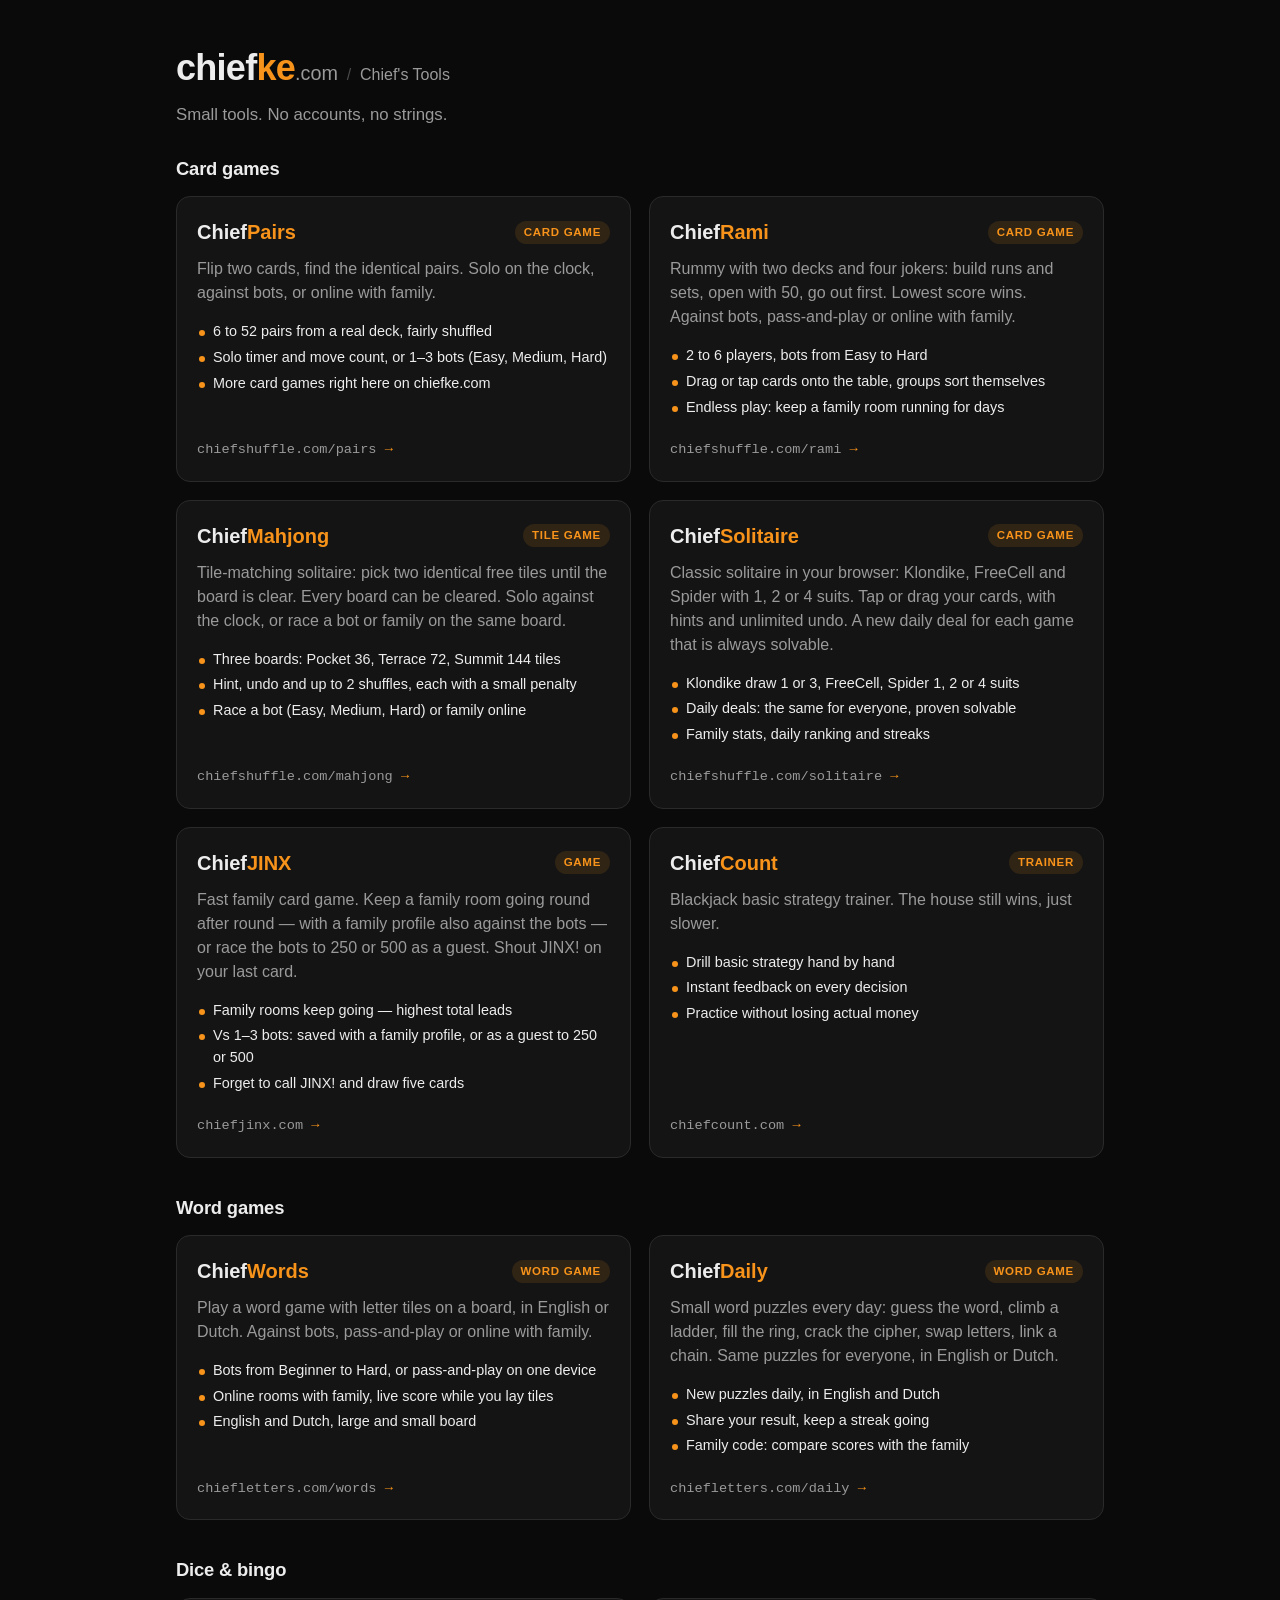
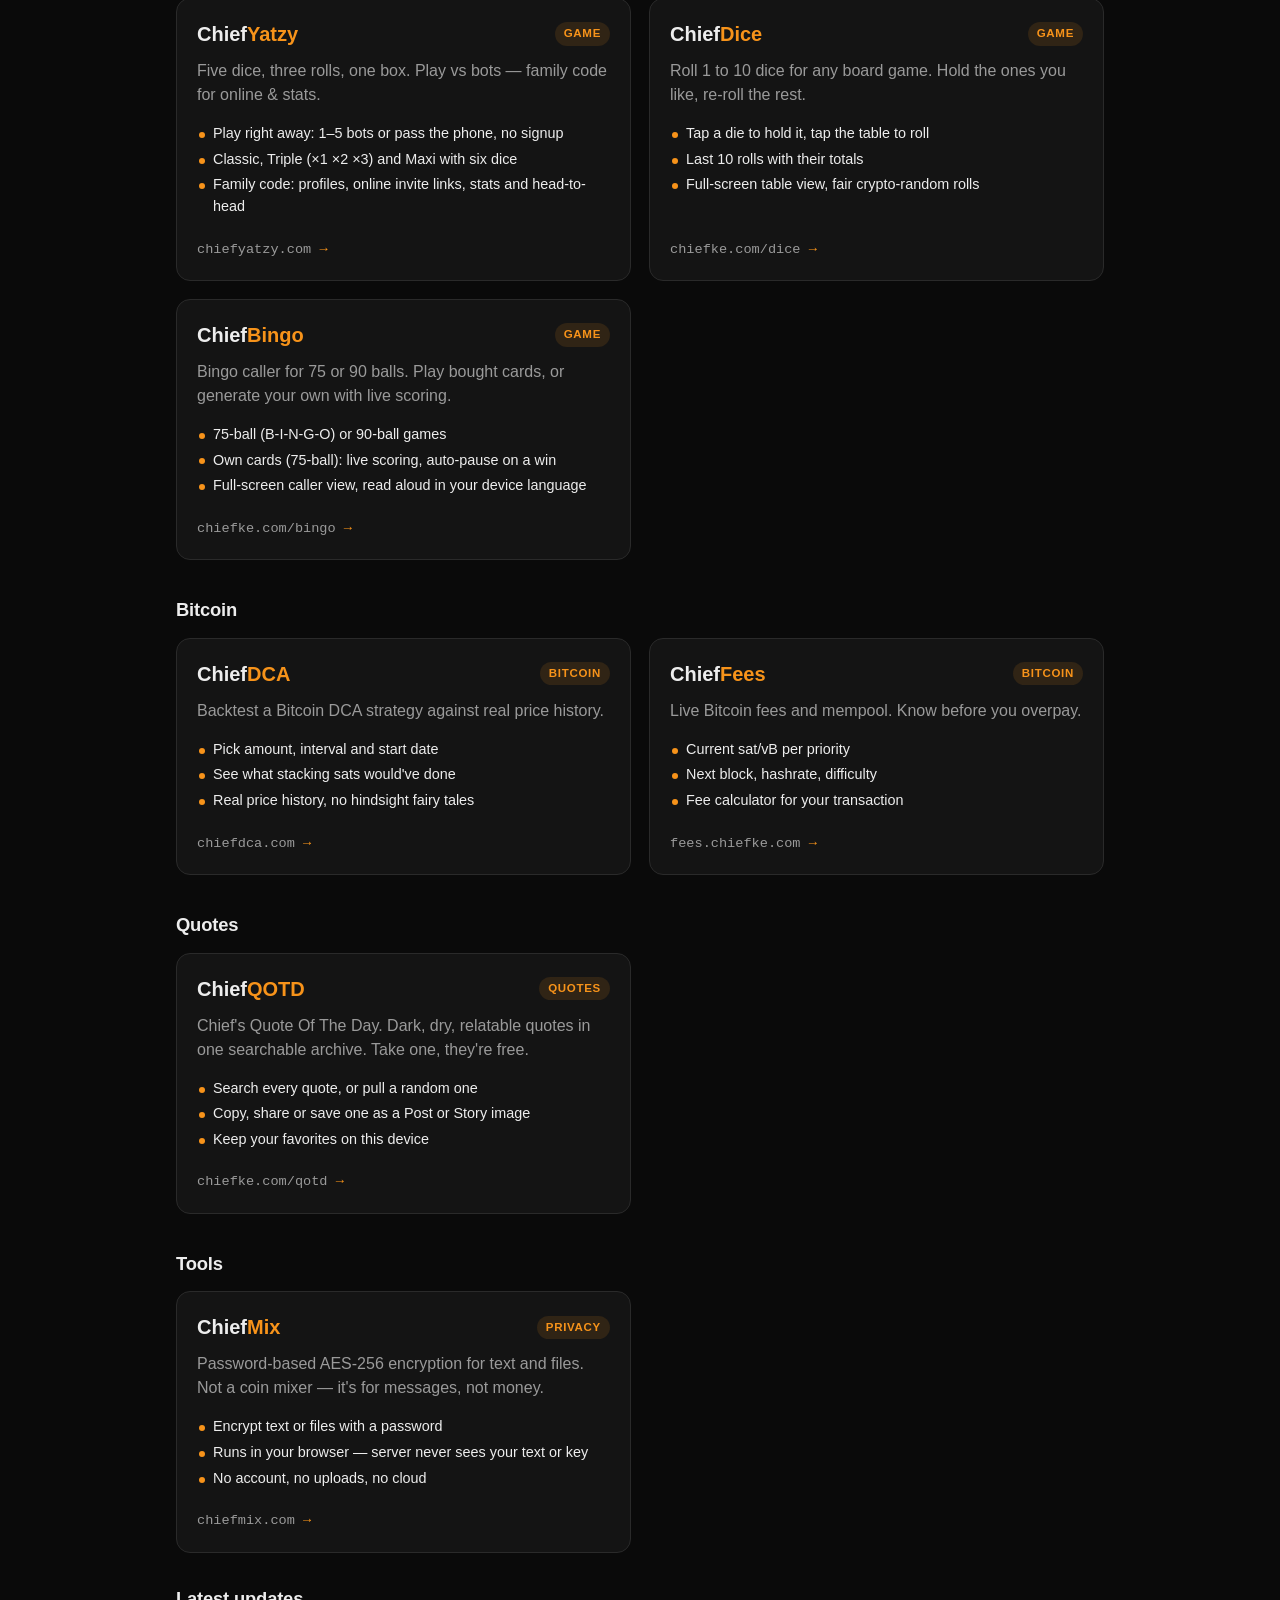
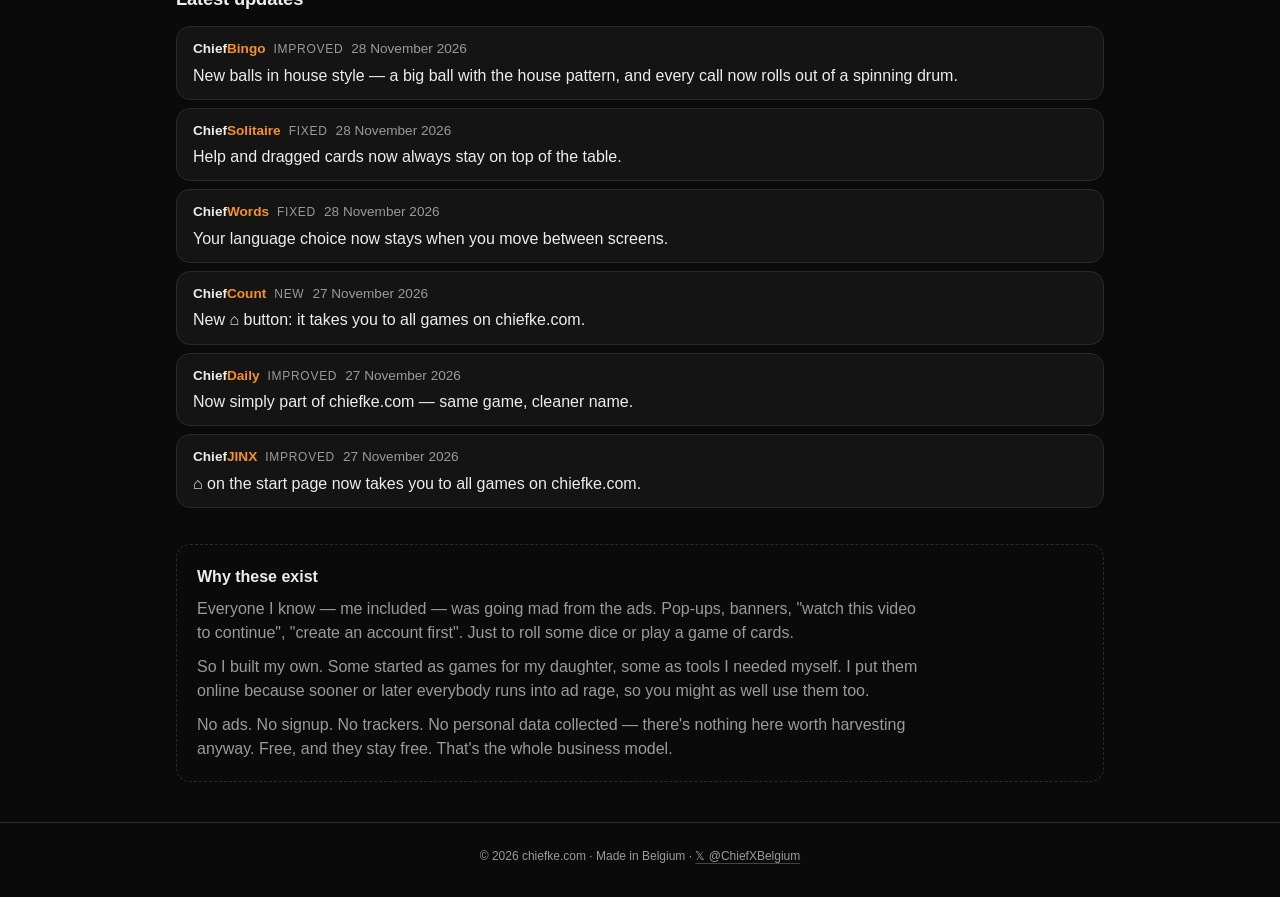
<file: index.html>
<!DOCTYPE html>
<html lang="en">
<head>
<meta charset="UTF-8">
<meta name="viewport" content="width=device-width, initial-scale=1.0">
<title>chiefke — Chief's Tools</title>
<!-- META:START -->
<meta name="description" content="Small tools, no accounts, no strings: free card games, dice games, word puzzles and Bitcoin tools by @ChiefXBelgium.">
<meta property="og:description" content="Small tools, no accounts, no strings: free card games, dice games, word puzzles and Bitcoin tools by @ChiefXBelgium.">
<meta name="twitter:description" content="Small tools, no accounts, no strings: free card games, dice games, word puzzles and Bitcoin tools by @ChiefXBelgium.">
<!-- META:END -->
<link rel="canonical" href="https://chiefke.com/">
<meta property="og:type" content="website">
<meta property="og:url" content="https://chiefke.com/">
<meta property="og:title" content="chiefke — Chief's Tools">
<meta property="og:image" content="https://chiefke.com/assets/og/chiefke.png">
<meta property="og:image:width" content="1200">
<meta property="og:image:height" content="630">
<meta name="twitter:card" content="summary_large_image">
<meta name="twitter:image" content="https://chiefke.com/assets/og/chiefke.png">
<meta name="twitter:site" content="@ChiefXBelgium">
<meta name="theme-color" content="#0a0a0a">
<meta name="color-scheme" content="dark">
<link rel="icon" href="favicon.ico" sizes="16x16 32x32 48x48">
<link rel="icon" href="favicon.svg" type="image/svg+xml">
<link rel="icon" type="image/png" sizes="32x32" href="favicon-32.png">
<link rel="icon" type="image/png" sizes="192x192" href="icon-192.png">
<link rel="apple-touch-icon" href="apple-touch-icon.png">
<!-- hub-PWA (hubnav 2026-11-27): manifest met scope / (gegenereerd door build.py, kleuren uit de tokens); elk spel houdt
     zijn eigen manifest met scope = eigen pad -->
<link rel="manifest" href="manifest.webmanifest">
<meta name="mobile-web-app-capable" content="yes">
<meta name="apple-mobile-web-app-capable" content="yes">
<meta name="apple-mobile-web-app-status-bar-style" content="black">
<meta name="apple-mobile-web-app-title" content="Chief">
<!-- JSONLD:START -->
<script type="application/ld+json">
{
  "@context": "https://schema.org",
  "@type": "ItemList",
  "name": "Chief's Tools",
  "url": "https://chiefke.com/",
  "itemListElement": [
    {
      "@type": "ListItem",
      "position": 1,
      "item": {
        "@type": "SoftwareApplication",
        "name": "ChiefPairs",
        "url": "https://www.chiefshuffle.com/pairs/",
        "description": "Flip two cards, find the identical pairs. Solo on the clock, against bots, or online with family.",
        "applicationCategory": "GameApplication",
        "operatingSystem": "Web",
        "offers": {
          "@type": "Offer",
          "price": "0",
          "priceCurrency": "EUR"
        }
      }
    },
    {
      "@type": "ListItem",
      "position": 2,
      "item": {
        "@type": "SoftwareApplication",
        "name": "ChiefRami",
        "url": "https://www.chiefshuffle.com/rami/",
        "description": "Rummy with two decks and four jokers: build runs and sets, open with 50, go out first. Lowest score wins. Against bots, pass-and-play or online with family.",
        "applicationCategory": "GameApplication",
        "operatingSystem": "Web",
        "offers": {
          "@type": "Offer",
          "price": "0",
          "priceCurrency": "EUR"
        }
      }
    },
    {
      "@type": "ListItem",
      "position": 3,
      "item": {
        "@type": "SoftwareApplication",
        "name": "ChiefMahjong",
        "url": "https://www.chiefshuffle.com/mahjong/",
        "description": "Tile-matching solitaire: pick two identical free tiles until the board is clear. Every board can be cleared. Solo against the clock, or race a bot or family on the same board.",
        "applicationCategory": "GameApplication",
        "operatingSystem": "Web",
        "offers": {
          "@type": "Offer",
          "price": "0",
          "priceCurrency": "EUR"
        }
      }
    },
    {
      "@type": "ListItem",
      "position": 4,
      "item": {
        "@type": "SoftwareApplication",
        "name": "ChiefSolitaire",
        "url": "https://www.chiefshuffle.com/solitaire/",
        "description": "Classic solitaire in your browser: Klondike, FreeCell and Spider with 1, 2 or 4 suits. Tap or drag your cards, with hints and unlimited undo. A new daily deal for each game that is always solvable.",
        "applicationCategory": "GameApplication",
        "operatingSystem": "Web",
        "offers": {
          "@type": "Offer",
          "price": "0",
          "priceCurrency": "EUR"
        }
      }
    },
    {
      "@type": "ListItem",
      "position": 5,
      "item": {
        "@type": "SoftwareApplication",
        "name": "ChiefJINX",
        "url": "https://www.chiefjinx.com",
        "description": "Fast family card game. Keep a family room going round after round — with a family profile also against the bots — or race the bots to 250 or 500 as a guest. Shout JINX! on your last card.",
        "applicationCategory": "GameApplication",
        "operatingSystem": "Web",
        "offers": {
          "@type": "Offer",
          "price": "0",
          "priceCurrency": "EUR"
        }
      }
    },
    {
      "@type": "ListItem",
      "position": 6,
      "item": {
        "@type": "SoftwareApplication",
        "name": "ChiefCount",
        "url": "https://chiefcount.com",
        "description": "Blackjack basic strategy trainer. The house still wins, just slower.",
        "applicationCategory": "GameApplication",
        "operatingSystem": "Web",
        "offers": {
          "@type": "Offer",
          "price": "0",
          "priceCurrency": "EUR"
        }
      }
    },
    {
      "@type": "ListItem",
      "position": 7,
      "item": {
        "@type": "SoftwareApplication",
        "name": "ChiefWords",
        "url": "https://www.chiefletters.com/words/",
        "description": "Play a word game with letter tiles on a board, in English or Dutch. Against bots, pass-and-play or online with family.",
        "applicationCategory": "GameApplication",
        "operatingSystem": "Web",
        "offers": {
          "@type": "Offer",
          "price": "0",
          "priceCurrency": "EUR"
        }
      }
    },
    {
      "@type": "ListItem",
      "position": 8,
      "item": {
        "@type": "SoftwareApplication",
        "name": "ChiefDaily",
        "url": "https://www.chiefletters.com/daily/",
        "description": "Small word puzzles every day: guess the word, climb a ladder, fill the ring, crack the cipher, swap letters, link a chain. Same puzzles for everyone, in English or Dutch.",
        "applicationCategory": "GameApplication",
        "operatingSystem": "Web",
        "offers": {
          "@type": "Offer",
          "price": "0",
          "priceCurrency": "EUR"
        }
      }
    },
    {
      "@type": "ListItem",
      "position": 9,
      "item": {
        "@type": "SoftwareApplication",
        "name": "ChiefYatzy",
        "url": "https://www.chiefyatzy.com",
        "description": "Five dice, three rolls, one box. Play vs bots — family code for online & stats.",
        "applicationCategory": "GameApplication",
        "operatingSystem": "Web",
        "offers": {
          "@type": "Offer",
          "price": "0",
          "priceCurrency": "EUR"
        }
      }
    },
    {
      "@type": "ListItem",
      "position": 10,
      "item": {
        "@type": "SoftwareApplication",
        "name": "ChiefDice",
        "url": "https://chiefke.com/dice/",
        "description": "Roll 1 to 10 dice for any board game. Hold the ones you like, re-roll the rest.",
        "applicationCategory": "GameApplication",
        "operatingSystem": "Web",
        "offers": {
          "@type": "Offer",
          "price": "0",
          "priceCurrency": "EUR"
        }
      }
    },
    {
      "@type": "ListItem",
      "position": 11,
      "item": {
        "@type": "SoftwareApplication",
        "name": "ChiefBingo",
        "url": "https://chiefke.com/bingo/",
        "description": "Bingo caller for 75 or 90 balls. Play bought cards, or generate your own with live scoring.",
        "applicationCategory": "GameApplication",
        "operatingSystem": "Web",
        "offers": {
          "@type": "Offer",
          "price": "0",
          "priceCurrency": "EUR"
        }
      }
    },
    {
      "@type": "ListItem",
      "position": 12,
      "item": {
        "@type": "SoftwareApplication",
        "name": "ChiefDCA",
        "url": "https://chiefdca.com",
        "description": "Backtest a Bitcoin DCA strategy against real price history.",
        "applicationCategory": "FinanceApplication",
        "operatingSystem": "Web",
        "offers": {
          "@type": "Offer",
          "price": "0",
          "priceCurrency": "EUR"
        }
      }
    },
    {
      "@type": "ListItem",
      "position": 13,
      "item": {
        "@type": "SoftwareApplication",
        "name": "ChiefFees",
        "url": "https://fees.chiefke.com",
        "description": "Live Bitcoin fees and mempool. Know before you overpay.",
        "applicationCategory": "FinanceApplication",
        "operatingSystem": "Web",
        "offers": {
          "@type": "Offer",
          "price": "0",
          "priceCurrency": "EUR"
        }
      }
    },
    {
      "@type": "ListItem",
      "position": 14,
      "item": {
        "@type": "SoftwareApplication",
        "name": "ChiefQOTD",
        "url": "https://chiefke.com/qotd/",
        "description": "Chief's Quote Of The Day. Dark, dry, relatable quotes in one searchable archive. Take one, they're free.",
        "applicationCategory": "EntertainmentApplication",
        "operatingSystem": "Web",
        "offers": {
          "@type": "Offer",
          "price": "0",
          "priceCurrency": "EUR"
        }
      }
    },
    {
      "@type": "ListItem",
      "position": 15,
      "item": {
        "@type": "SoftwareApplication",
        "name": "ChiefMix",
        "url": "https://chiefmix.com",
        "description": "Password-based AES-256 encryption for text and files. Not a coin mixer — it's for messages, not money.",
        "applicationCategory": "SecurityApplication",
        "operatingSystem": "Web",
        "offers": {
          "@type": "Offer",
          "price": "0",
          "priceCurrency": "EUR"
        }
      }
    }
  ]
}
</script>
<!-- JSONLD:END -->
<link rel="stylesheet" href="assets/brand/chief-tokens.css">
<link rel="stylesheet" href="assets/brand/chief-footer.css">
<style>
  /* aliassen naar de huisstijl-tokens (assets/brand/chief-tokens.css, via chief-brand-sync — niet met de hand bewerken) */
  :root {
    --bg: var(--chief-bg);
    --surface: var(--chief-surface);
    --surface-2: var(--chief-surface-2);
    --border: var(--chief-border);
    --text: var(--chief-text);
    --muted: var(--chief-muted);
    --accent: var(--chief-accent);
    --accent-dim: var(--chief-accent-dim);
    --radius: var(--chief-radius);
  }
  *, *::before, *::after { box-sizing: border-box; }
  html { -webkit-text-size-adjust: 100%; }
  body {
    margin: 0;
    background: var(--bg);
    color: var(--text);
    font: 16px/1.5 var(--chief-font-body);
    min-height: 100vh;
    display: flex;
    flex-direction: column;
  }
  a { color: inherit; }
  .wrap { width: 100%; max-width: 960px; margin: 0 auto; padding-left: 16px; padding-right: 16px; }

  header { padding: 48px 0 28px; }
  .brand { display: flex; flex-wrap: wrap; align-items: baseline; column-gap: .55rem; row-gap: 2px; }
  h1 { margin: 0; font-size: 1.75rem; font-weight: 700; letter-spacing: -0.02em; line-height: 1.1; }
  h1 .ke { color: var(--accent); }
  h1 .tld { color: var(--muted); font-size: .55em; font-weight: 500; letter-spacing: 0; }
  .subtitle { margin: 0; display: inline-flex; align-items: baseline; gap: .55rem; font-size: 1rem; font-weight: 400; color: var(--muted); }
  .subtitle::before { content: "/"; color: #4a4a4a; }
  @media (min-width: 640px) { h1 { font-size: 2.25rem; } }
  @media (max-width: 419px) { .subtitle { flex-basis: 100%; } .subtitle::before { display: none; } }
  .tagline { margin: 14px 0 0; color: var(--muted); font-size: 1.05rem; max-width: 42rem; }

  main { flex: 1; padding-bottom: 40px; }
  .apps-section + .apps-section { margin-top: 36px; }
  .section-title { margin: 0 0 14px; font-size: 1.15rem; font-weight: 700; letter-spacing: -0.01em; color: var(--text); }
  .grid { display: grid; grid-template-columns: 1fr; gap: 14px; list-style: none; margin: 0; padding: 0; }
  @media (min-width: 640px) { .grid { grid-template-columns: repeat(2, 1fr); gap: 18px; } }

  .card {
    display: flex; flex-direction: column; height: 100%;
    padding: 20px;
    background: var(--surface);
    border: 1px solid var(--border);
    border-radius: var(--radius);
    text-decoration: none;
    transition: border-color .15s ease, background .15s ease, transform .15s ease;
  }
  .card:hover, .card:focus-visible { border-color: var(--accent); background: var(--surface-2); transform: translateY(-2px); }
  .card:focus-visible { outline: 2px solid var(--accent); outline-offset: 2px; }
  .card-top { display: flex; align-items: center; justify-content: space-between; gap: 10px; }
  .card h3 { margin: 0; font-size: 1.25rem; }
  .name-accent { color: var(--chief-accent); }
  .tag {
    flex: none;
    font-size: .72rem; font-weight: 600; letter-spacing: .06em; text-transform: uppercase;
    color: var(--accent); background: var(--accent-dim);
    padding: 3px 9px; border-radius: 999px;
  }
  .card p { margin: 10px 0 12px; color: var(--muted); }
  .points { list-style: none; margin: 0 0 18px; padding: 0; font-size: .9rem; color: var(--text); }
  .points li { position: relative; padding-left: 16px; margin: 4px 0; }
  .points li::before { content: ""; position: absolute; left: 2px; top: .62em; width: 6px; height: 6px; border-radius: 50%; background: var(--accent); }
  .host { margin-top: auto; font-size: .85rem; color: var(--muted); font-family: ui-monospace, SFMono-Regular, Menlo, monospace; word-break: break-all; }
  .host::after { content: " →"; color: var(--accent); }

  /* Latest updates (build.py uit de changelogs van elk spel, 2026-11-26): enkel tokens, lettergroottes via --chief-fs-* */
  .latest { margin-top: var(--chief-space-7); }
  .latest-list { list-style: none; margin: 0; padding: 0; display: grid; gap: var(--chief-space-2); }
  .latest-item { display: grid; gap: var(--chief-space-1); padding: var(--chief-space-3) var(--chief-space-4); min-height: var(--chief-tap);
    color: var(--chief-text); text-decoration: none; background: var(--chief-surface); border: 1px solid var(--chief-border); border-radius: var(--chief-radius); }
  .latest-item:hover, .latest-item:focus-visible { border-color: var(--chief-accent); }
  .latest-meta { display: flex; flex-wrap: wrap; align-items: baseline; gap: var(--chief-space-2); font-size: var(--chief-fs-sm); color: var(--chief-muted); }
  .latest-game { font-weight: var(--chief-fw-bold); color: var(--chief-text); }
  .latest-kind { text-transform: uppercase; letter-spacing: .06em; font-size: var(--chief-fs-xs); }
  .latest-text { font-size: var(--chief-fs-body); line-height: var(--chief-lh-body); }
  .why { margin-top: 36px; padding: 20px; border: 1px dashed var(--border); border-radius: var(--radius); color: var(--muted); }
  .why h2 { margin: 0 0 8px; font-size: 1rem; color: var(--text); }
  .why p { margin: 0; max-width: 46em; }
  .why p + p { margin-top: 10px; }

  @media (prefers-reduced-motion: reduce) { .card { transition: none; } .card:hover { transform: none; } }
</style>
</head>
<body>

<header class="wrap">
  <div class="brand">
    <h1>chief<span class="ke">ke</span><span class="tld">.com</span></h1>
    <p class="subtitle">Chief's Tools</p>
  </div>
  <p class="tagline">Small tools. No accounts, no strings.</p>
</header>

<main class="wrap">
  <div id="apps">
    <!-- APPS:START -->
    <section class="apps-section" id="cards" aria-labelledby="cards-title">
      <h2 class="section-title" id="cards-title">Card games</h2>
      <ul class="grid">
        <li>
          <a class="card" href="https://www.chiefshuffle.com/pairs/" rel="noopener">
            <div class="card-top"><h3>Chief<span class="name-accent">Pairs</span></h3><span class="tag">Card game</span></div>
            <p>Flip two cards, find the identical pairs. Solo on the clock, against bots, or online with family.</p>
            <ul class="points"><li>6 to 52 pairs from a real deck, fairly shuffled</li><li>Solo timer and move count, or 1–3 bots (Easy, Medium, Hard)</li><li>More card games right here on chiefke.com</li></ul>
            <span class="host">chiefshuffle.com/pairs</span>
          </a>
        </li>
        <li>
          <a class="card" href="https://www.chiefshuffle.com/rami/" rel="noopener">
            <div class="card-top"><h3>Chief<span class="name-accent">Rami</span></h3><span class="tag">Card game</span></div>
            <p>Rummy with two decks and four jokers: build runs and sets, open with 50, go out first. Lowest score wins. Against bots, pass-and-play or online with family.</p>
            <ul class="points"><li>2 to 6 players, bots from Easy to Hard</li><li>Drag or tap cards onto the table, groups sort themselves</li><li>Endless play: keep a family room running for days</li></ul>
            <span class="host">chiefshuffle.com/rami</span>
          </a>
        </li>
        <li>
          <a class="card" href="https://www.chiefshuffle.com/mahjong/" rel="noopener">
            <div class="card-top"><h3>Chief<span class="name-accent">Mahjong</span></h3><span class="tag">Tile game</span></div>
            <p>Tile-matching solitaire: pick two identical free tiles until the board is clear. Every board can be cleared. Solo against the clock, or race a bot or family on the same board.</p>
            <ul class="points"><li>Three boards: Pocket 36, Terrace 72, Summit 144 tiles</li><li>Hint, undo and up to 2 shuffles, each with a small penalty</li><li>Race a bot (Easy, Medium, Hard) or family online</li></ul>
            <span class="host">chiefshuffle.com/mahjong</span>
          </a>
        </li>
        <li>
          <a class="card" href="https://www.chiefshuffle.com/solitaire/" rel="noopener">
            <div class="card-top"><h3>Chief<span class="name-accent">Solitaire</span></h3><span class="tag">Card game</span></div>
            <p>Classic solitaire in your browser: Klondike, FreeCell and Spider with 1, 2 or 4 suits. Tap or drag your cards, with hints and unlimited undo. A new daily deal for each game that is always solvable.</p>
            <ul class="points"><li>Klondike draw 1 or 3, FreeCell, Spider 1, 2 or 4 suits</li><li>Daily deals: the same for everyone, proven solvable</li><li>Family stats, daily ranking and streaks</li></ul>
            <span class="host">chiefshuffle.com/solitaire</span>
          </a>
        </li>
        <li>
          <a class="card" href="https://www.chiefjinx.com" rel="noopener">
            <div class="card-top"><h3>Chief<span class="name-accent">JINX</span></h3><span class="tag">Game</span></div>
            <p>Fast family card game. Keep a family room going round after round — with a family profile also against the bots — or race the bots to 250 or 500 as a guest. Shout JINX! on your last card.</p>
            <ul class="points"><li>Family rooms keep going — highest total leads</li><li>Vs 1–3 bots: saved with a family profile, or as a guest to 250 or 500</li><li>Forget to call JINX! and draw five cards</li></ul>
            <span class="host">chiefjinx.com</span>
          </a>
        </li>
        <li>
          <a class="card" href="https://chiefcount.com" rel="noopener">
            <div class="card-top"><h3>Chief<span class="name-accent">Count</span></h3><span class="tag">Trainer</span></div>
            <p>Blackjack basic strategy trainer. The house still wins, just slower.</p>
            <ul class="points"><li>Drill basic strategy hand by hand</li><li>Instant feedback on every decision</li><li>Practice without losing actual money</li></ul>
            <span class="host">chiefcount.com</span>
          </a>
        </li>
      </ul>
    </section>
    <section class="apps-section" id="words" aria-labelledby="words-title">
      <h2 class="section-title" id="words-title">Word games</h2>
      <ul class="grid">
        <li>
          <a class="card" href="https://www.chiefletters.com/words/" rel="noopener">
            <div class="card-top"><h3>Chief<span class="name-accent">Words</span></h3><span class="tag">Word game</span></div>
            <p>Play a word game with letter tiles on a board, in English or Dutch. Against bots, pass-and-play or online with family.</p>
            <ul class="points"><li>Bots from Beginner to Hard, or pass-and-play on one device</li><li>Online rooms with family, live score while you lay tiles</li><li>English and Dutch, large and small board</li></ul>
            <span class="host">chiefletters.com/words</span>
          </a>
        </li>
        <li>
          <a class="card" href="https://www.chiefletters.com/daily/" rel="noopener">
            <div class="card-top"><h3>Chief<span class="name-accent">Daily</span></h3><span class="tag">Word game</span></div>
            <p>Small word puzzles every day: guess the word, climb a ladder, fill the ring, crack the cipher, swap letters, link a chain. Same puzzles for everyone, in English or Dutch.</p>
            <ul class="points"><li>New puzzles daily, in English and Dutch</li><li>Share your result, keep a streak going</li><li>Family code: compare scores with the family</li></ul>
            <span class="host">chiefletters.com/daily</span>
          </a>
        </li>
      </ul>
    </section>
    <section class="apps-section" id="dice" aria-labelledby="dice-title">
      <h2 class="section-title" id="dice-title">Dice &amp; bingo</h2>
      <ul class="grid">
        <li>
          <a class="card" href="https://www.chiefyatzy.com" rel="noopener">
            <div class="card-top"><h3>Chief<span class="name-accent">Yatzy</span></h3><span class="tag">Game</span></div>
            <p>Five dice, three rolls, one box. Play vs bots — family code for online &amp; stats.</p>
            <ul class="points"><li>Play right away: 1–5 bots or pass the phone, no signup</li><li>Classic, Triple (×1 ×2 ×3) and Maxi with six dice</li><li>Family code: profiles, online invite links, stats and head-to-head</li></ul>
            <span class="host">chiefyatzy.com</span>
          </a>
        </li>
        <li>
          <a class="card" href="https://chiefke.com/dice/" rel="noopener">
            <div class="card-top"><h3>Chief<span class="name-accent">Dice</span></h3><span class="tag">Game</span></div>
            <p>Roll 1 to 10 dice for any board game. Hold the ones you like, re-roll the rest.</p>
            <ul class="points"><li>Tap a die to hold it, tap the table to roll</li><li>Last 10 rolls with their totals</li><li>Full-screen table view, fair crypto-random rolls</li></ul>
            <span class="host">chiefke.com/dice</span>
          </a>
        </li>
        <li>
          <a class="card" href="https://chiefke.com/bingo/" rel="noopener">
            <div class="card-top"><h3>Chief<span class="name-accent">Bingo</span></h3><span class="tag">Game</span></div>
            <p>Bingo caller for 75 or 90 balls. Play bought cards, or generate your own with live scoring.</p>
            <ul class="points"><li>75-ball (B-I-N-G-O) or 90-ball games</li><li>Own cards (75-ball): live scoring, auto-pause on a win</li><li>Full-screen caller view, read aloud in your device language</li></ul>
            <span class="host">chiefke.com/bingo</span>
          </a>
        </li>
      </ul>
    </section>
    <section class="apps-section" id="bitcoin" aria-labelledby="bitcoin-title">
      <h2 class="section-title" id="bitcoin-title">Bitcoin</h2>
      <ul class="grid">
        <li>
          <a class="card" href="https://chiefdca.com" rel="noopener">
            <div class="card-top"><h3>Chief<span class="name-accent">DCA</span></h3><span class="tag">Bitcoin</span></div>
            <p>Backtest a Bitcoin DCA strategy against real price history.</p>
            <ul class="points"><li>Pick amount, interval and start date</li><li>See what stacking sats would've done</li><li>Real price history, no hindsight fairy tales</li></ul>
            <span class="host">chiefdca.com</span>
          </a>
        </li>
        <li>
          <a class="card" href="https://fees.chiefke.com" rel="noopener">
            <div class="card-top"><h3>Chief<span class="name-accent">Fees</span></h3><span class="tag">Bitcoin</span></div>
            <p>Live Bitcoin fees and mempool. Know before you overpay.</p>
            <ul class="points"><li>Current sat/vB per priority</li><li>Next block, hashrate, difficulty</li><li>Fee calculator for your transaction</li></ul>
            <span class="host">fees.chiefke.com</span>
          </a>
        </li>
      </ul>
    </section>
    <section class="apps-section" id="quotes" aria-labelledby="quotes-title">
      <h2 class="section-title" id="quotes-title">Quotes</h2>
      <ul class="grid">
        <li>
          <a class="card" href="https://chiefke.com/qotd/" rel="noopener">
            <div class="card-top"><h3>Chief<span class="name-accent">QOTD</span></h3><span class="tag">Quotes</span></div>
            <p>Chief's Quote Of The Day. Dark, dry, relatable quotes in one searchable archive. Take one, they're free.</p>
            <ul class="points"><li>Search every quote, or pull a random one</li><li>Copy, share or save one as a Post or Story image</li><li>Keep your favorites on this device</li></ul>
            <span class="host">chiefke.com/qotd</span>
          </a>
        </li>
      </ul>
    </section>
    <section class="apps-section" id="tools" aria-labelledby="tools-title">
      <h2 class="section-title" id="tools-title">Tools</h2>
      <ul class="grid">
        <li>
          <a class="card" href="https://chiefmix.com" rel="noopener">
            <div class="card-top"><h3>Chief<span class="name-accent">Mix</span></h3><span class="tag">Privacy</span></div>
            <p>Password-based AES-256 encryption for text and files. Not a coin mixer — it's for messages, not money.</p>
            <ul class="points"><li>Encrypt text or files with a password</li><li>Runs in your browser — server never sees your text or key</li><li>No account, no uploads, no cloud</li></ul>
            <span class="host">chiefmix.com</span>
          </a>
        </li>
      </ul>
    </section>
    <!-- APPS:END -->
  </div>
  <!-- LATEST:START -->
  <section class="latest" id="latest" aria-labelledby="latest-title">
    <h2 class="section-title" id="latest-title">Latest updates</h2>
    <ol class="latest-list">
      <li><a class="latest-item" href="https://chiefke.com/bingo/updates/"><span class="latest-meta"><span class="latest-game">Chief<span class="name-accent">Bingo</span></span><span class="latest-kind">Improved</span><time datetime="2026-11-28">28 November 2026</time></span><span class="latest-text">New balls in house style — a big ball with the house pattern, and every call now rolls out of a spinning drum.</span></a></li>
      <li><a class="latest-item" href="https://www.chiefshuffle.com/solitaire/updates/"><span class="latest-meta"><span class="latest-game">Chief<span class="name-accent">Solitaire</span></span><span class="latest-kind">Fixed</span><time datetime="2026-11-28">28 November 2026</time></span><span class="latest-text">Help and dragged cards now always stay on top of the table.</span></a></li>
      <li><a class="latest-item" href="https://www.chiefletters.com/words/updates/"><span class="latest-meta"><span class="latest-game">Chief<span class="name-accent">Words</span></span><span class="latest-kind">Fixed</span><time datetime="2026-11-28">28 November 2026</time></span><span class="latest-text">Your language choice now stays when you move between screens.</span></a></li>
      <li><a class="latest-item" href="https://www.chiefcount.com/updates/"><span class="latest-meta"><span class="latest-game">Chief<span class="name-accent">Count</span></span><span class="latest-kind">New</span><time datetime="2026-11-27">27 November 2026</time></span><span class="latest-text">New ⌂ button: it takes you to all games on chiefke.com.</span></a></li>
      <li><a class="latest-item" href="https://www.chiefletters.com/daily/updates/"><span class="latest-meta"><span class="latest-game">Chief<span class="name-accent">Daily</span></span><span class="latest-kind">Improved</span><time datetime="2026-11-27">27 November 2026</time></span><span class="latest-text">Now simply part of chiefke.com — same game, cleaner name.</span></a></li>
      <li><a class="latest-item" href="https://www.chiefjinx.com/updates/"><span class="latest-meta"><span class="latest-game">Chief<span class="name-accent">JINX</span></span><span class="latest-kind">Improved</span><time datetime="2026-11-27">27 November 2026</time></span><span class="latest-text">⌂ on the start page now takes you to all games on chiefke.com.</span></a></li>
    </ol>
  </section>
  <!-- LATEST:END -->
  <section class="why" aria-labelledby="why-title">
    <h2 id="why-title">Why these exist</h2>
    <p>Everyone I know — me included — was going mad from the ads. Pop-ups, banners, "watch this video to continue", "create an account first". Just to roll some dice or play a game of cards.</p>
    <p>So I built my own. Some started as games for my daughter, some as tools I needed myself. I put them online because sooner or later everybody runs into ad rage, so you might as well use them too.</p>
    <p>No ads. No signup. No trackers. No personal data collected — there's nothing here worth harvesting anyway. Free, and they stay free. That's the whole business model.</p>
  </section>
</main>

<!-- CHIEF-FOOTER:START -->
<!-- GENERATED by chief_brand_sync_engine.py — bron chief-assets brand/footer/chief-footer.html sha256:43a71205cc93 cfg:0451abee — NIET MET DE HAND BEWERKEN -->
<footer class="chief-footer">
  <div class="cf-inner">
    <p class="cf-meta"><span class="cf-grp">© 2026 chiefke.com</span><span class="cf-sep" aria-hidden="true"> · </span><span class="cf-grp">Made in Belgium · <a href="https://x.com/ChiefXBelgium" target="_blank" rel="noopener" aria-label="@ChiefXBelgium on X"><span aria-hidden="true">𝕏</span> @ChiefXBelgium</a></span></p>
  </div>
</footer>
<!-- CHIEF-FOOTER:END -->

</body>
</html>
</file>
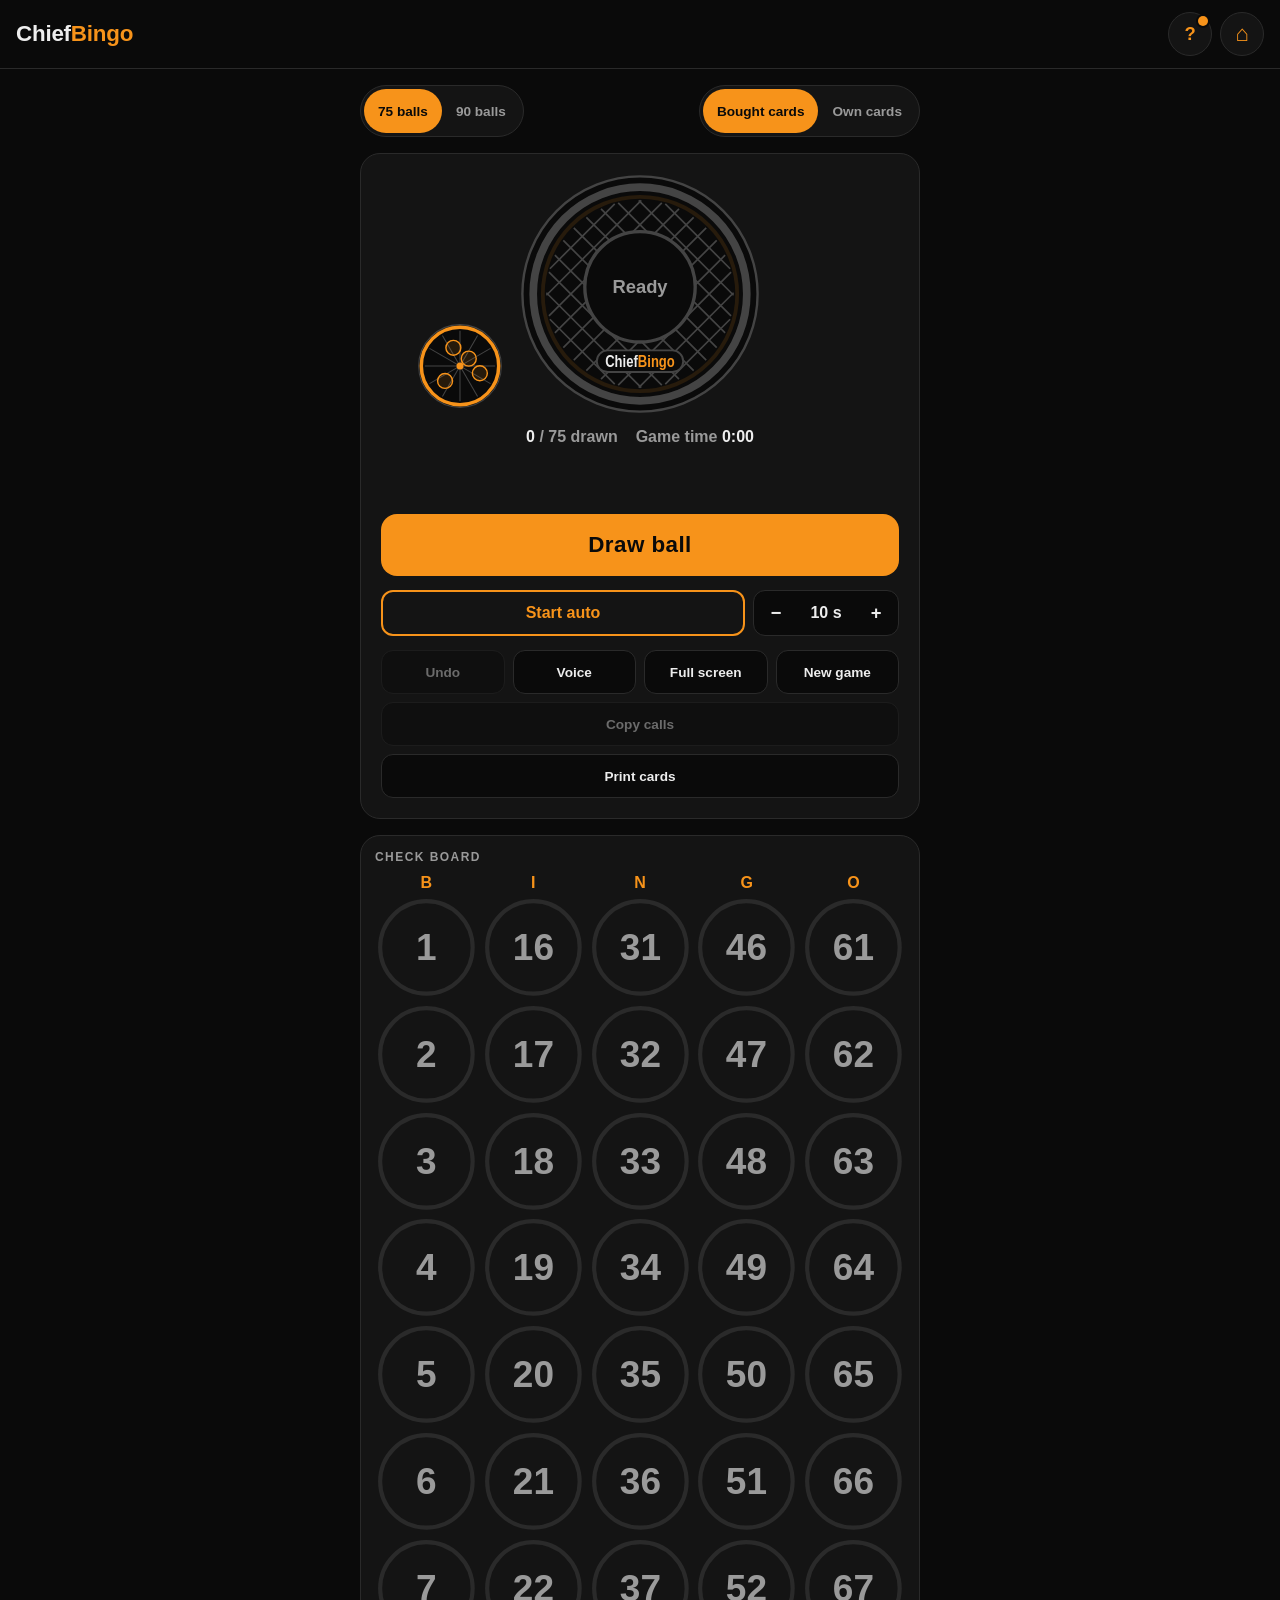
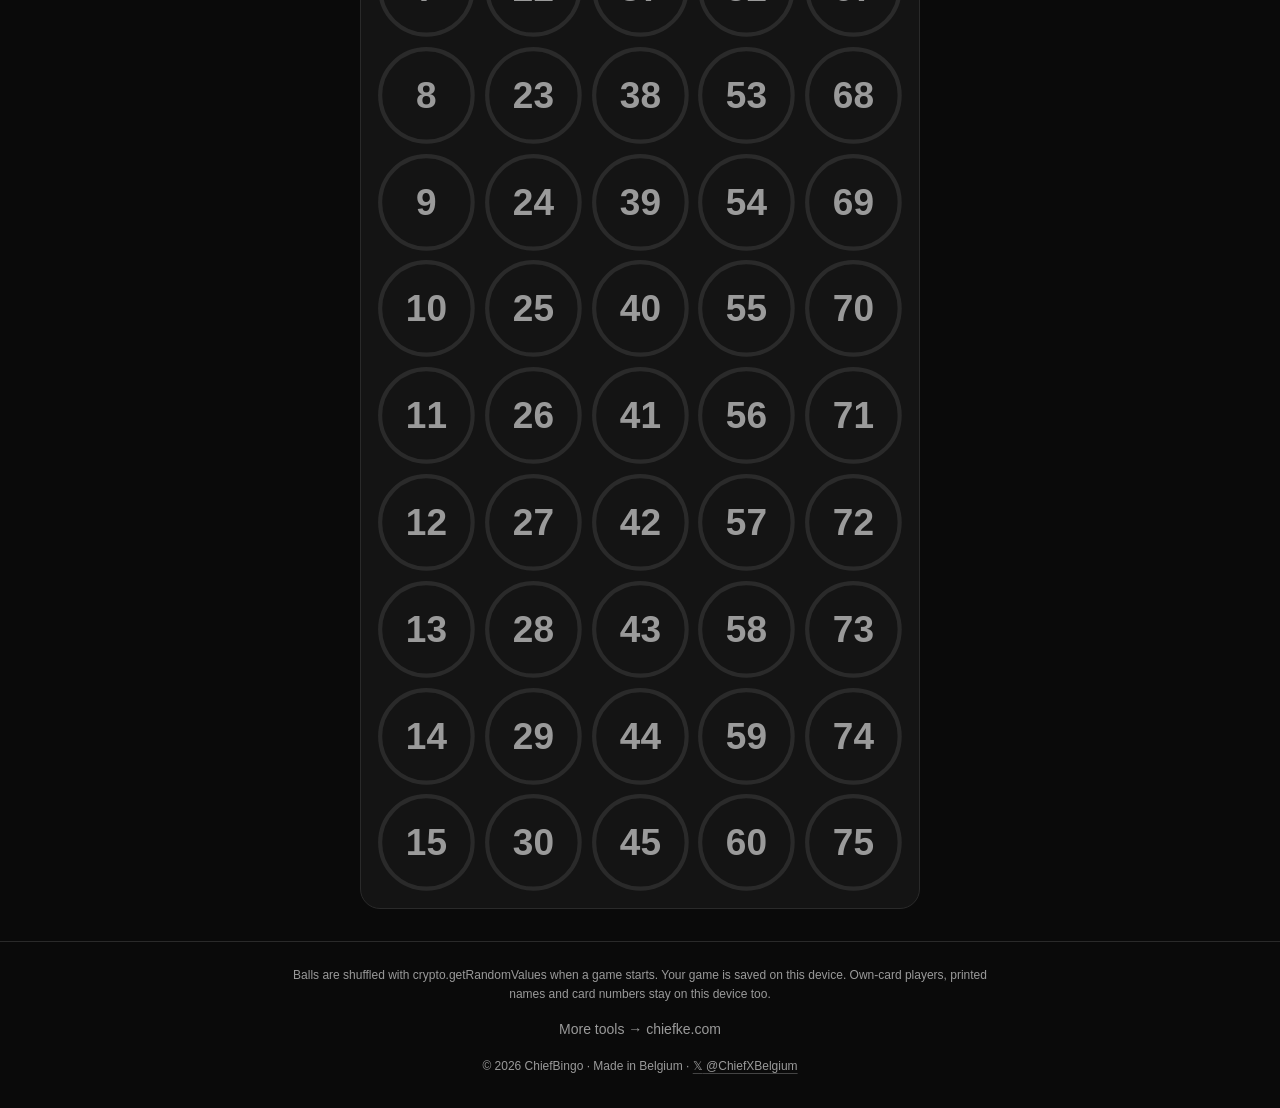
<file: bingo/index.html>
<!doctype html>
<html lang="en">
<head>
<meta charset="utf-8">
<meta name="viewport" content="width=device-width,initial-scale=1,viewport-fit=cover">
<meta name="theme-color" content="#0a0a0a">
<link rel="icon" href="../assets/icons/bingo/favicon.ico" sizes="16x16 32x32 48x48">
<link rel="icon" type="image/png" sizes="32x32" href="../assets/icons/bingo/favicon-32.png">
<link rel="icon" type="image/png" sizes="192x192" href="../assets/icons/bingo/icon-192.png">
<link rel="apple-touch-icon" href="../assets/icons/bingo/apple-touch-icon.png">
<title>ChiefBingo</title>
<meta name="description" content="ChiefBingo: a bingo ball caller for 75 or 90 balls with auto-draw, game timer, a full-screen caller view, live scoring for Chief Bingo cards, a winner overlay that pauses auto-draw and printable A4 cards.">
<link rel="canonical" href="https://chiefke.com/bingo/">
<meta property="og:type" content="website">
<meta property="og:url" content="https://chiefke.com/bingo/">
<meta property="og:title" content="ChiefBingo">
<meta property="og:description" content="ChiefBingo: a bingo ball caller for 75 or 90 balls with auto-draw, game timer, a full-screen caller view, live scoring for Chief Bingo cards, a winner overlay that pauses auto-draw and printable A4 cards.">
<meta property="og:site_name" content="chiefke">
<meta property="og:image" content="https://chiefke.com/assets/og/bingo.png">
<meta property="og:image:width" content="1200">
<meta property="og:image:height" content="630">
<meta name="twitter:card" content="summary_large_image">
<meta name="twitter:image" content="https://chiefke.com/assets/og/bingo.png">
<meta name="twitter:site" content="@ChiefXBelgium">
<link rel="stylesheet" href="../assets/brand/chief-tokens.css">
<link rel="stylesheet" href="../assets/brand/chief-gamebar.css">
<link rel="stylesheet" href="../assets/brand/chief-footer.css">
<link rel="stylesheet" href="../assets/updates/updates.css">
<link rel="stylesheet" href="../assets/fonts/fonts.css">
<style>
/* Layout: one column, big ball on top as thumb zone, board below — Chief huisstijl (../assets/brand/chief-tokens.css), dark only.
   Site variables = aliases of --chief-*; --hit-soft = --chief-accent-dim (2026-11-24). Screen colours only via --chief-* (shadows via
   color-mix with --chief-bg); the A4 print sheets (.sheet, .th-*, @media print) keep their literal print colours (print exception, CLAUDE.md).
   Fonts = system font via the tokens, former display text heavy via --chief-fw-heavy; Archivo Black + JetBrains Mono only on the print sheets.
   Controls tap ≥ --chief-tap (44 px); balls and board cells are game pieces (exempt).
   Games UI ronde 3: header = .chief-gamebar (../assets/brand/chief-gamebar.css) with [?] [⌂], English only, no language toggle
   (CLAUDE.md: Uitzondering ChiefDice en ChiefBingo (enkel Engels)).
   Font sizes only via var(--chief-fs-*); exceptions, each by name in the guard (test_chiefhub_chrome.py): print (A4 sheets, mm),
   game pieces that scale with the piece — every ball (ballSVG(): text in SVG viewBox units, .bsv …), the winning card in the
   winner overlay (calc(var(--gw) …)), the ×N bonus marker on a card cell — and the caller view, a full-screen projection view
   whose ball scales with the screen (.focus .fball in vw/vh; CLAUDE.md: Uitzondering lettergrootte projectie). */
:root{
  --bg:var(--chief-bg); --paper:var(--chief-surface); --ink:var(--chief-text); --muted:var(--chief-muted);
  --dauber:var(--chief-accent); --dauber-ink:var(--chief-accent-ink); --line:var(--chief-border); --hit:var(--chief-accent); --hit-soft:var(--chief-accent-dim);
  --display:var(--chief-font-display);
  --body:var(--chief-font-body);
  color-scheme:dark;
}
*{box-sizing:border-box}
html{color-scheme:dark}
body{margin:0}
[hidden]{display:none!important}
body{background:var(--bg);color:var(--ink);font-family:var(--body);font-size:var(--chief-fs-body)}
/* .wrap carries the page padding (was on body), so the gamebar runs full width; content stays 560 px wide */
.wrap{box-sizing:content-box;max-width:560px;margin:0 auto;display:flex;flex-direction:column;gap:16px;
  padding:16px max(16px,env(safe-area-inset-right,0px)) calc(32px + env(safe-area-inset-bottom,0px)) max(16px,env(safe-area-inset-left,0px))}
/* game chrome = the shared chief-gamebar.css only (UI ronde 4: wordmark tap area, flex-shrink and the sheet below the header via
   --chief-gamebar-h come from there; no local additions) */
.howto{margin:0;padding-left:1.2em}
.howto li+li{margin-top:var(--chief-space-2)}
.chief-sheet h3{margin:var(--chief-space-4) 0 var(--chief-space-2);font-size:var(--chief-fs-sm);text-transform:uppercase;letter-spacing:.12em;color:var(--muted)}
.chief-sheet .howto-bonus{margin:var(--chief-space-3) 0 0;color:var(--muted)}
/* settings row (was in the old header): game type + card mode */
.opts{display:flex;justify-content:space-between;align-items:center;gap:12px;flex-wrap:wrap}
.seg{display:inline-flex;background:var(--paper);border:1px solid var(--line);border-radius:999px;padding:3px}
.seg button{min-height:var(--chief-tap);border:0;background:none;color:var(--muted);font:600 var(--chief-fs-sm) var(--body);padding:6px 14px;border-radius:999px;cursor:pointer}
.seg button[aria-pressed="true"]{background:var(--hit);color:var(--dauber-ink)}
/* armed "Tap again — …" (UI ronde 4, New game and the 75/90 switch): the shared .chief-btn--confirming (chief-gamebar.css,
   specificity 0,1,0) loses against .seg button/.tools button declared here; this bridge repeats only what those override,
   same tokens (the borderless segment gets the error edge as an inset ring, so its size does not change). */
.seg button.chief-btn--confirming,.tools button.chief-btn--confirming{background:var(--chief-err-dim);border-color:var(--chief-err);color:var(--chief-text);
  font-size:var(--chief-fs-xs);font-weight:var(--chief-fw-bold);line-height:var(--chief-lh-tight)}
.seg button.chief-btn--confirming{box-shadow:inset 0 0 0 1px var(--chief-err)}
.stage{background:var(--paper);border:1px solid var(--line);border-radius:20px;padding:20px;display:flex;flex-direction:column;align-items:center;gap:14px}
/* Balls + drum (2026-11-28): ballSVG() = one inline-SVG renderer for every ball, viewBox 0 0 100 100, ChiefCards back motif
   (diagonal lattice, accent ring, dim inner ring, plate). Big = current ball + caller view, middle = history, small = board.
   Colours only via the var(--chief-*) classes below (never hex); no defs/pattern/clipPath/ids (dozens of balls per page):
   the lattice is clipped mathematically on the inner circle. Scale-aware: strokes ≥ 1 screen px, lattice step ≥ ±6 screen px;
   the wordmark goes below 72 px, the lattice below 48 px. Ball text = SVG viewBox units (game piece, by name in the guard). */
.bz{position:relative;width:100%;display:flex;justify-content:center}
.ball{position:relative;width:min(62vw,240px);aspect-ratio:1;max-width:100%}
.art{width:100%;height:100%}
.bghost{position:absolute;inset:0;pointer-events:none;z-index:1}
.sr{position:absolute;width:1px;height:1px;margin:-1px;padding:0;border:0;overflow:hidden;clip:rect(0 0 0 0);white-space:nowrap}
.bsv,.dsv{display:block;width:100%;height:100%;overflow:visible}
.bsv text{font-family:var(--chief-font-display);font-weight:var(--chief-fw-heavy);text-anchor:middle;dominant-baseline:central;font-variant-numeric:tabular-nums}
.bsv .b-face{fill:var(--chief-bg);stroke:var(--chief-border-strong)}
.bsv .b-lat{fill:none;stroke:var(--chief-border-strong)}
.bsv .b-ring{fill:none;stroke:var(--chief-accent)}
.bsv .b-dim{fill:none;stroke:var(--chief-accent-dim)}
.bsv .b-plate{fill:var(--chief-bg);stroke:var(--chief-accent)}
.bsv .b-pill{fill:var(--chief-bg);stroke:var(--chief-border-strong)}
.bsv .b-bx{fill:var(--chief-accent);stroke:var(--chief-bg)}
.bsv.idle .b-ring,.bsv.idle .b-plate{stroke:var(--chief-border-strong)}
.bsv .t-let{fill:var(--chief-accent);font-size:12px}
.bsv .t-num{fill:var(--chief-text);font-size:25px}
.bsv .t-n90{fill:var(--chief-text);font-size:30px}
.bsv .t-idle{fill:var(--chief-muted);font-size:8px}
.bsv .t-wm{fill:var(--chief-text);font-size:7px}
.bsv .t-wm2{fill:var(--chief-accent)}
.bsv .t-bx{fill:var(--chief-accent-ink);font-size:10px}
.bsv .m-let{fill:var(--chief-accent);font-size:24px}
.bsv .m-num{fill:var(--chief-text);font-size:40px}
.bsv .m-n90{fill:var(--chief-text);font-size:46px}
.bsv .m-bx{fill:var(--chief-accent-ink);font-size:17px}
.bsv .s-ring{fill:none;stroke:var(--chief-border)}
.bsv .s-num{fill:var(--chief-muted);font-weight:600;font-size:36px}
/* drum: accent rim, spokes, mini balls; .d-rot turns during a draw (WAAPI, transform only) */
.drum{cursor:pointer;-webkit-tap-highlight-color:transparent}
.bz .drum{position:absolute;left:0;top:0;width:min(56px,14vw);aspect-ratio:1}
@media (min-width:520px){.bz .drum{width:88px;top:auto;bottom:4px;left:calc(50% - 224px)}}
.dsv .d-face{fill:var(--chief-bg);stroke:var(--chief-border-strong)}
.dsv .d-spk{fill:none;stroke:var(--chief-border-strong)}
.dsv .d-mb{fill:var(--chief-accent-dim);stroke:var(--chief-accent)}
.dsv .d-rim{fill:none;stroke:var(--chief-accent)}
.dsv .d-hub{fill:var(--chief-accent)}
.dsv .d-rot{transform-origin:50px 50px}
@keyframes pop{0%{transform:scale(.7)}70%{transform:scale(1.06)}100%{transform:scale(1)}}
.meta{display:flex;gap:18px;color:var(--muted);font-weight:600;font-variant-numeric:tabular-nums;flex-wrap:wrap;justify-content:center}
.meta b{color:var(--ink)}
.bar{width:100%;height:6px;border-radius:999px;background:var(--hit-soft);overflow:hidden}
.bar i{display:block;height:100%;width:0;background:var(--hit);border-radius:inherit}
.barnote{width:100%;text-align:center;font-weight:800;font-size:var(--chief-fs-xs);letter-spacing:.08em;color:var(--muted);margin-top:-8px}
.recent{display:flex;gap:6px;min-height:40px;flex-wrap:wrap;justify-content:center}
.recent .mb{display:block;width:40px;height:40px}
.draw{width:100%;border:0;border-radius:16px;background:var(--hit);color:var(--dauber-ink);font:var(--chief-fw-heavy) var(--chief-fs-xl) var(--display);padding:18px;cursor:pointer;letter-spacing:.02em}
.draw:active{transform:translateY(1px)}
.draw:disabled{opacity:.4;cursor:default}
.auto{width:100%;display:flex;gap:8px;align-items:stretch}
.auto .go{flex:1;min-height:var(--chief-tap);border:2px solid var(--hit);background:none;color:var(--hit);border-radius:12px;font:800 var(--chief-fs-md) var(--body);padding:10px;cursor:pointer}
.auto .go[aria-pressed="true"]{background:var(--hit);color:var(--dauber-ink)}
.auto .go:disabled{opacity:.4;cursor:default}
.step{display:flex;align-items:center;border:1px solid var(--line);border-radius:12px;overflow:hidden;background:var(--bg)}
.step button{border:0;background:none;color:var(--ink);font:800 var(--chief-fs-lg) var(--body);width:var(--chief-tap);height:100%;min-height:var(--chief-tap);cursor:pointer}
.step output{min-width:56px;text-align:center;font-weight:800;font-variant-numeric:tabular-nums}
.tools{display:grid;grid-template-columns:repeat(4,1fr);gap:8px;width:100%}
.tools button{min-height:var(--chief-tap);border:1px solid var(--line);background:var(--bg);color:var(--ink);border-radius:12px;padding:10px 4px;font:600 var(--chief-fs-sm) var(--body);cursor:pointer}
.tools button[aria-pressed="true"]{border-color:var(--hit);color:var(--hit)}
.tools button:disabled{opacity:.4;cursor:default}
.tools button.copy{grid-column:1/-1}
.tools button.arm-cancel{grid-column:4}    /* Cancel of an armed New game: directly below it (column 4), nothing above moves */
.tools button.copy.ok{border-color:var(--hit);color:var(--hit)}
button:focus-visible{outline:3px solid var(--hit);outline-offset:2px}
/* .confirm = the "Add to Own cards" question in the print view (a choice, not a destructive double tap) */
.confirm{width:100%;display:flex;gap:8px;align-items:center;justify-content:space-between;flex-wrap:wrap;background:var(--hit-soft);border-radius:12px;padding:10px 12px}
.confirm p{margin:0;font-weight:600}
.confirm div{display:flex;gap:8px}
.confirm button{min-height:var(--chief-tap);border:0;border-radius:10px;padding:8px 14px;font:700 var(--chief-fs-sm) var(--body);cursor:pointer}
.confirm .yes{background:var(--hit);color:var(--dauber-ink)}
.confirm .no{background:var(--paper);color:var(--ink)}
.board{background:var(--paper);border:1px solid var(--line);border-radius:20px;padding:14px}
.board h2{font-size:var(--chief-fs-xs);text-transform:uppercase;letter-spacing:.12em;color:var(--muted);margin:0 0 10px}
.grid{display:grid;gap:4px}
/* board = small balls: not drawn = muted ring + text, drawn = accent ring, last = accent fill with --chief-bg text */
.cell{aspect-ratio:1;min-width:0}
.cell.on .s-ring{stroke:var(--chief-accent)}
.cell.on .s-num{fill:var(--chief-text);font-weight:800}
.cell.last .s-ring{fill:var(--chief-accent);stroke:var(--chief-accent)}
.cell.last .s-num{fill:var(--chief-bg)}
.colhead{font-family:var(--display);font-weight:var(--chief-fw-heavy);text-align:center;color:var(--hit);font-size:var(--chief-fs-md)}
/* Chief-footer (chief-brand-sync) verborgen zolang de caller-view open is */
body:has(#focus:not([hidden])) .chief-footer{display:none}

/* Caller view: the big ball (+ drum in its empty top-left corner), scaled with the screen (projection view) */
.focus{position:fixed;inset:0;z-index:50;background:var(--bg);color:var(--hit);
  display:flex;flex-direction:column;align-items:center;justify-content:center;gap:2vh;cursor:pointer;user-select:none;-webkit-user-select:none;
  padding:calc(64px + env(safe-area-inset-top,0px)) max(16px,env(safe-area-inset-right,0px)) calc(48px + env(safe-area-inset-bottom,0px)) max(16px,env(safe-area-inset-left,0px))}
.focus .now{position:relative;display:flex;flex-direction:column;align-items:center;min-height:0}
.focus .fball{position:relative;width:min(78vw,46vh);aspect-ratio:1}
.focus.nohist .fball{width:min(86vw,62vh)}
.focus .fdrum{position:absolute;left:0;top:0;width:16%;aspect-ratio:1}
.focus .hist{display:grid;grid-template-columns:repeat(5,minmax(0,1fr));gap:min(2vw,12px);width:min(100%,720px)}
.focus .hist .hb{display:block;aspect-ratio:1;min-width:0}
.focus .hist .hb:not(:first-child) .b-ring{stroke:var(--chief-border-strong)}
.focus .hlabel{color:var(--muted);font:800 var(--chief-fs-xs) var(--body);letter-spacing:.14em;text-transform:uppercase}
.focus .hside{display:flex;flex-direction:column;align-items:center;gap:8px;width:100%}
@media (orientation:landscape){
  .focus{flex-direction:row;gap:4vw}
  .focus .fball{width:min(40vw,64vh)}
  .focus.nohist .fball{width:min(60vw,70vh)}
  .focus .hside{width:min(42vw,560px)}
}
.focus .fx,.focus .fh{position:absolute;top:calc(12px + env(safe-area-inset-top,0px));height:var(--chief-tap);border-radius:999px;border:1px solid var(--line);
  background:var(--paper);color:var(--ink);font:800 var(--chief-fs-md) var(--body);cursor:pointer}
.focus .fx{right:calc(12px + env(safe-area-inset-right,0px));width:var(--chief-tap);font-size:var(--chief-fs-lg)}
.focus .fh{left:calc(12px + env(safe-area-inset-left,0px));padding:0 16px}
.focus .fs{position:absolute;bottom:calc(18px + env(safe-area-inset-bottom,0px));left:0;right:0;text-align:center;font-weight:800;letter-spacing:.14em;text-transform:uppercase;font-size:var(--chief-fs-sm);color:var(--muted)}
.focus .fb{position:absolute;left:0;right:0;bottom:0;height:5px;background:var(--line)}
.focus .fb i{display:block;height:100%;width:0;background:var(--hit)}
/* Own cards: players panel, live scoring, toasts */
.players{background:var(--paper);border:1px solid var(--line);border-radius:20px;padding:14px;display:flex;flex-direction:column;gap:12px}
.players h2,.players h3{font-size:var(--chief-fs-xs);text-transform:uppercase;letter-spacing:.12em;color:var(--muted);margin:0}
.players h3{margin-top:4px}
.pnote{margin:0;color:var(--muted);font-size:var(--chief-fs-sm)}
.pnote:empty,.perr:empty{display:none}
.pform{display:grid;grid-template-columns:minmax(0,1fr) 8.5em;gap:8px}
.pform label{display:flex;flex-direction:column;gap:4px;font:600 var(--chief-fs-xs) var(--body);color:var(--muted);text-transform:uppercase;letter-spacing:.08em}
.pform .wide{grid-column:1/-1}
.pform input{min-height:var(--chief-tap);background:var(--bg);color:var(--ink);border:1px solid var(--line);border-radius:10px;padding:10px;font:600 var(--chief-fs-md) var(--body);min-width:0;width:100%;text-transform:none;letter-spacing:0}
.pform input:focus-visible{outline:3px solid var(--hit);outline-offset:1px}
.pform button{grid-column:1/-1;min-height:var(--chief-tap);border:0;border-radius:12px;background:var(--hit);color:var(--dauber-ink);font:800 var(--chief-fs-md) var(--body);padding:12px;cursor:pointer}
.perr{margin:0;color:var(--chief-err);font-weight:600;font-size:var(--chief-fs-sm)}
.tw{overflow-x:auto}
table.t{width:100%;border-collapse:collapse;font-variant-numeric:tabular-nums;font-size:var(--chief-fs-sm)}
table.t th{text-align:left;color:var(--muted);font-weight:600;font-size:var(--chief-fs-xs);text-transform:uppercase;letter-spacing:.06em;padding:6px 4px;border-bottom:1px solid var(--line)}
table.t td{padding:7px 4px;border-bottom:1px solid var(--line);vertical-align:top}
table.t .n{text-align:right;white-space:nowrap}
table.t tr.lead td{color:var(--hit);font-weight:800}
table.t .dim{color:var(--muted)}
table.t small{color:var(--muted);font-weight:600}
.bonus{color:var(--hit);font-weight:800}
details.pl{border:1px solid var(--line);border-radius:14px;background:var(--bg)}
details.pl+details.pl{margin-top:8px}
details.pl summary{list-style:none;display:flex;align-items:center;gap:10px;padding:10px 12px;cursor:pointer}
details.pl summary::-webkit-details-marker{display:none}
details.pl summary::before{content:"▸";color:var(--muted)}
details.pl[open] summary::before{content:"▾"}
details.pl summary .nm{font-weight:800;flex:1;min-width:0;overflow:hidden;text-overflow:ellipsis;white-space:nowrap}
details.pl summary .pts{color:var(--hit);font-weight:800;font-variant-numeric:tabular-nums;white-space:nowrap}
/* Remove = shared small destructive button .chief-btn--danger-small (looks small, taps ≥ --chief-tap) + .chief-btn--confirming
   when armed (UI ronde 4); here only the negative margin that keeps the row height */
details.pl summary .rm{flex:none;margin:-10px 0;white-space:nowrap}
.minis{display:grid;grid-template-columns:repeat(auto-fill,minmax(128px,1fr));gap:10px;padding:0 12px 12px}
.mini{display:flex;flex-direction:column;gap:4px}
.mini .mg{display:grid;grid-template-columns:repeat(5,1fr);gap:2px}
.mini .mg span{aspect-ratio:1;display:flex;align-items:center;justify-content:center;border-radius:4px;font:700 var(--chief-fs-xs) var(--body);background:var(--paper);color:var(--muted);font-variant-numeric:tabular-nums}
.mini .mg .h{aspect-ratio:auto;background:none;color:var(--hit);font:var(--chief-fw-heavy) var(--chief-fs-xs) var(--display)}
.mini .mg .on{background:var(--hit);color:var(--dauber-ink)}
/* Bonus marker (CB.bonus): small "×N" top-right (≈22 % of the cell) + double inner border, no fill.
   Same design on print sheets, mini cards and the winner overlay; the drawn/winning styles stay visible underneath. */
.bx{position:relative}
.bx::before{content:"";position:absolute;inset:var(--bxi,3px);border:var(--bxw,4px) double var(--bxc,var(--chief-accent));border-radius:inherit;pointer-events:none}
.bx::after{content:"×" attr(data-x);position:absolute;top:var(--bxt,4px);right:var(--bxr,5px);font:var(--chief-fw-heavy) var(--bxf,.6rem)/1 var(--display);
  color:var(--bxc,var(--chief-accent));letter-spacing:0;pointer-events:none}
.mini .mg .bx{--bxi:1px;--bxw:3px;--bxt:4px;--bxr:4px;--bxf:6px;padding-top:7px;font-size:var(--chief-fs-xs)}
.mini .mg .bx.on{--bxc:var(--chief-accent-ink)}
.wg .bx{--bxi:calc(var(--gw) * .008);--bxw:max(3px,calc(var(--gw) * .011));--bxt:calc(var(--gw) * .026);--bxr:calc(var(--gw) * .03);
  --bxf:calc(var(--gw) * .04);padding-top:calc(var(--gw) * .05)}
.wg .bx.wc{--bxc:var(--chief-accent-ink)}
.pc .pg span.bx{--bxi:.8mm;--bxw:.95mm;--bxt:2.3mm;--bxr:2.4mm;--bxf:3.8mm;--bxc:var(--bxk);padding-top:3mm}
.th-ink{--bxk:#1a1a1a}
.th-chief{--bxk:var(--chief-accent)}
.mini .cap{display:flex;justify-content:space-between;gap:6px;font-size:var(--chief-fs-xs);color:var(--muted);font-variant-numeric:tabular-nums}
.mini .cap b{color:var(--hit)}
.pw{width:100%;min-height:var(--chief-tap);display:flex;align-items:center;justify-content:space-between;gap:12px;border:1px solid var(--line);background:var(--bg);color:var(--ink);
  border-radius:12px;padding:10px 14px;font:600 var(--chief-fs-sm) var(--body);cursor:pointer;text-align:left}
.pw b{border-radius:999px;padding:3px 12px;font-weight:800;background:var(--line);color:var(--muted)}
.pw[aria-pressed="true"] b{background:var(--hit);color:var(--dauber-ink)}
/* Winner overlay: above the caller view (iPad full screen is the main target), one panel per (player, card, pattern) */
html.wopen,html.wopen body{overflow:hidden}
.win{position:fixed;inset:0;z-index:70;background:var(--chief-bg);color:var(--ink);overflow-x:hidden;overflow-y:auto;overscroll-behavior:contain;-webkit-overflow-scrolling:touch;
  cursor:pointer;user-select:none;-webkit-user-select:none;display:flex;flex-direction:column;align-items:center;gap:2.2vh;
  padding:calc(18px + env(safe-area-inset-top,0px)) max(16px,env(safe-area-inset-right,0px)) calc(20px + env(safe-area-inset-bottom,0px)) max(16px,env(safe-area-inset-left,0px));
  --gw:min(86vw,44vh)}
.win .wt{font-family:var(--display);font-weight:var(--chief-fw-heavy);color:var(--hit);font-size:calc(var(--gw) * .14);line-height:1;letter-spacing:.04em}
.win .wps{display:flex;flex-direction:column;align-items:center;gap:4vh;width:100%;margin:auto 0}
.win .wcnt{margin-top:-1vh;color:var(--ink);font:800 var(--chief-fs-lg) var(--body);letter-spacing:.06em}
.win .wcnt:empty{display:none}
.win .whint{margin:0;color:var(--muted);font:800 var(--chief-fs-sm) var(--body);letter-spacing:.14em;text-transform:uppercase}
.wp{width:var(--gw);max-width:100%;display:flex;flex-direction:column;align-items:center;gap:1.1vh;text-align:center;min-width:0}
.wp .wn{font-family:var(--display);font-weight:var(--chief-fw-heavy);line-height:1.02;color:var(--ink);overflow-wrap:anywhere;max-width:100%;
  font-size:clamp(calc(var(--gw) * .14),calc(var(--gw) * 1.1 / var(--nc,6)),calc(var(--gw) * .18))}
.wp .wpat{font:800 calc(var(--gw) * .095) var(--body);color:var(--hit);line-height:1.1}
.wp .wmeta{display:flex;flex-wrap:wrap;justify-content:center;align-items:center;gap:.35em .7em;font:800 calc(var(--gw) * .066) var(--body);font-variant-numeric:tabular-nums}
.wp .wbon{background:var(--hit);color:var(--dauber-ink);border-radius:999px;padding:.12em .6em}
.wp .wball{color:var(--muted)}
.wg{display:grid;grid-template-columns:repeat(5,minmax(0,1fr));gap:calc(var(--gw) * .014);width:100%}
.wg span{aspect-ratio:1;border-radius:calc(var(--gw) * .02);display:flex;align-items:center;justify-content:center;border:2px solid var(--line);
  background:var(--paper);color:var(--muted);font:var(--chief-fw-heavy) calc(var(--gw) * .085) var(--display);font-variant-numeric:tabular-nums}
.wg .h{aspect-ratio:auto;border:0;background:none;color:var(--hit);padding-bottom:.1em}
.wg .on{background:var(--hit-soft);border-color:var(--hit);color:var(--hit)}
.wg .wc{background:var(--chief-accent);border-color:var(--chief-accent);color:var(--chief-accent-ink)}
.wg .free{font:800 calc(var(--gw) * .045) var(--body);letter-spacing:.04em}
.wp .wid{font:700 calc(var(--gw) * .05) var(--body);color:var(--muted);font-variant-numeric:tabular-nums;letter-spacing:.04em}
@media (orientation:landscape){
  .win{--gw:min(86vw,44vh)}
  .win .wps{flex-direction:row;flex-wrap:wrap;justify-content:center;align-items:flex-start;gap:3vh 4vw}
  .win.multi{--gw:min(42vw,40vh)}
}
.toasts{position:fixed;left:0;right:0;bottom:calc(16px + env(safe-area-inset-bottom,0px));z-index:60;display:flex;flex-direction:column;align-items:center;gap:8px;pointer-events:none;padding:0 16px}
.toast{background:var(--hit);color:var(--dauber-ink);font-weight:800;border-radius:999px;padding:10px 18px;box-shadow:0 6px 24px color-mix(in srgb,var(--chief-bg) 50%,transparent);max-width:100%;text-align:center;animation:pop .35s ease-out}
@media (prefers-reduced-motion:reduce){.toast{animation:none}}
/* Print cards: setup + A4 print view — 2×2 cards + points legend per sheet, sizes in mm, mirrors the toolbox PDF (chief-bingo generate) */
.tools button.wide{grid-column:1/-1}
html.prv,html.prv body{overflow:hidden}
.prset{position:fixed;inset:0;z-index:80;background:var(--chief-backdrop);overflow-y:auto;overflow-x:hidden;overscroll-behavior:contain;-webkit-overflow-scrolling:touch;
  padding:calc(16px + env(safe-area-inset-top,0px)) max(16px,env(safe-area-inset-right,0px)) calc(16px + env(safe-area-inset-bottom,0px)) max(16px,env(safe-area-inset-left,0px))}
.prbox{max-width:480px;margin:0 auto;background:var(--paper);border:1px solid var(--line);border-radius:20px;padding:16px;display:flex;flex-direction:column;gap:12px}
.prbox h2{margin:0;font:var(--chief-fw-heavy) var(--chief-fs-lg) var(--display)}
.prbox label{display:flex;flex-direction:column;gap:4px;font:600 var(--chief-fs-xs) var(--body);color:var(--muted);text-transform:uppercase;letter-spacing:.08em}
.prbox label small{text-transform:none;letter-spacing:0;font-weight:400;font-size:var(--chief-fs-xs)}
.prbox input,.prbox textarea{min-height:var(--chief-tap);background:var(--bg);color:var(--ink);border:1px solid var(--line);border-radius:10px;padding:10px;font:600 var(--chief-fs-md) var(--body);width:100%;min-width:0;resize:vertical}
.prbox input:focus-visible,.prbox textarea:focus-visible{outline:3px solid var(--hit);outline-offset:1px}
.prrow{display:grid;grid-template-columns:9em minmax(0,1fr);gap:8px}
.prbox .seg{align-self:flex-start}
.prbtn{display:flex;gap:8px;justify-content:flex-end;flex-wrap:wrap}
.prbtn button,.prbar button{min-height:var(--chief-tap);border:1px solid var(--line);border-radius:12px;padding:11px 16px;font:800 var(--chief-fs-md) var(--body);cursor:pointer;background:var(--bg);color:var(--ink)}
.prbtn .yes,.prbar .yes{background:var(--hit);color:var(--dauber-ink);border-color:var(--hit)}
.prbtn button:disabled{opacity:.5;cursor:default}
.prview{position:fixed;inset:0;z-index:80;background:var(--chief-border);overflow-y:auto;overflow-x:hidden;overscroll-behavior:contain;-webkit-overflow-scrolling:touch}
.prbar{position:sticky;top:0;z-index:1;background:var(--bg);border-bottom:1px solid var(--line);display:flex;flex-wrap:wrap;gap:8px;align-items:center;
  padding:calc(10px + env(safe-area-inset-top,0px)) max(16px,env(safe-area-inset-right,0px)) 10px max(16px,env(safe-area-inset-left,0px))}
.prbar .prinfo{flex:1 1 100%;margin:0;color:var(--muted);font-weight:600;font-size:var(--chief-fs-sm)}
.prbar .prinfo b{color:var(--ink)}
.prbar .confirm,.prbar .pnote{flex:1 1 100%}
.sheets{display:flex;flex-direction:column;align-items:center;gap:16px;padding:16px 16px calc(28px + env(safe-area-inset-bottom,0px))}
.sheet{zoom:var(--z,1);flex:none;width:210mm;height:293mm;padding:8mm;box-sizing:border-box;background:#fff;color:var(--text);
  display:grid;grid-template-columns:minmax(0,1fr) minmax(0,1fr);grid-template-rows:115.5mm 115.5mm 38mm;gap:4mm;overflow:hidden;
  font-family:"Archivo Black","Arial Black",Impact,sans-serif;font-weight:400;box-shadow:0 2px 14px color-mix(in srgb,var(--chief-bg) 55%,transparent);
  -webkit-print-color-adjust:exact;print-color-adjust:exact}
.th-ink{--tbg:#fff;--tfg:#1a1a1a;--hbg:#fff;--hfg:#1a1a1a;--cell:#fff;--cfg:#1a1a1a;--grid:#8c8c8c;--b:#1a1a1a;--fbg:#fff;--ffg:var(--chief-accent);
  --acc:var(--chief-accent);--mut:#d9d9d9;--text:#1a1a1a;--sub:#6b6b6b;--hl:.35mm solid #1a1a1a}
.th-chief{--tbg:#1a1a1a;--tfg:var(--chief-accent);--hbg:#1a1a1a;--hfg:#fff;--cell:#fff;--cfg:#1a1a1a;--grid:#a6a6a6;--b:#1a1a1a;--fbg:var(--chief-accent);--ffg:#1a1a1a;
  --acc:var(--chief-accent);--mut:#d9d9d9;--text:#1a1a1a;--sub:#6b6b6b;--hl:0 solid transparent}
.th-chief .ph span:nth-child(2),.th-chief .ph span:nth-child(4){background:#4d4d4d}
.th-chief .ph span:nth-child(3){background:var(--chief-accent);color:#1a1a1a}
.pc{border:.6mm solid var(--b);border-radius:2.5mm;overflow:hidden;display:flex;flex-direction:column;background:var(--cell);min-width:0;min-height:0}
.pc .pt{flex:none;height:9mm;background:var(--tbg);color:var(--tfg);border-bottom:var(--hl);display:flex;align-items:center;justify-content:center;
  font-size:5mm;line-height:1;white-space:nowrap;overflow:hidden;padding:0 2.5mm;letter-spacing:.02em}
.pc .ph{flex:none;height:10mm;display:grid;grid-template-columns:repeat(5,minmax(0,1fr));border-bottom:var(--hl)}
.pc .ph span{display:flex;align-items:center;justify-content:center;font-size:6.7mm;line-height:1;background:var(--hbg);color:var(--hfg)}
.pc .pg{flex:1;min-height:0;display:grid;grid-template-columns:repeat(5,minmax(0,1fr));grid-template-rows:repeat(5,minmax(0,1fr))}
.pc .pg span{display:flex;align-items:center;justify-content:center;font-size:8.5mm;line-height:1;color:var(--cfg);font-variant-numeric:tabular-nums;
  border-bottom:.3mm solid var(--grid);border-left:.3mm solid var(--grid)}
.pc .pg span:nth-child(5n+1){border-left:0}
.pc .pg span.fr{background:var(--fbg);color:var(--ffg)}
.pc .pg span.fr svg{width:10mm;height:10mm;fill:currentColor}
.pc .pf{flex:none;height:6.5mm;display:flex;align-items:center;justify-content:space-between;gap:2mm;padding:0 2.5mm;min-width:0}
.pc .pid{font:500 2.3mm "JetBrains Mono",ui-monospace,Menlo,monospace;color:var(--sub);white-space:nowrap;flex:none}
.pc .pnm{font-size:3.5mm;line-height:1.1;color:var(--text);white-space:nowrap;overflow:hidden;min-width:0}
.pc .pnl{display:flex;align-items:flex-end;gap:1.5mm;font:700 2.6mm var(--body);color:var(--text)}
.pc .pnl i{display:block;width:24mm;height:2.4mm;border-bottom:.25mm solid var(--grid)}
.leg{grid-column:1/-1;border-top:.4mm solid var(--b);display:flex;flex-direction:column;padding-top:2mm;min-height:0;overflow:hidden}
.leg h4{margin:0;font-size:3.5mm;line-height:1;font-weight:400;color:var(--text);letter-spacing:.06em}
.lg{display:grid;grid-template-columns:repeat(var(--np,8),minmax(0,1fr));gap:1mm;margin-top:1.6mm}
.lg>div{display:flex;flex-direction:column;align-items:center;gap:1mm;min-width:0}
.lg .ic{display:grid;grid-template-columns:repeat(5,2.1mm);grid-auto-rows:2.1mm;gap:.4mm}
.lg .ic i{background:var(--mut)}
.lg .ic i.a{background:var(--acc)}
.lg .ll{font:700 2.8mm/1.15 var(--body);text-align:center;color:var(--text)}
.lg .lp{font-size:4.6mm;line-height:1;color:var(--acc)}
.lb{margin-top:auto;display:flex;flex-direction:column;align-items:stretch;gap:.8mm}
.lb b{font-weight:400;font-size:3.6mm;line-height:1;color:var(--text);text-align:center;white-space:nowrap;overflow:hidden}
.lb small{align-self:flex-end;font:500 2.1mm "JetBrains Mono",ui-monospace,Menlo,monospace;color:var(--sub);white-space:nowrap}
@page{size:A4 portrait;margin:8mm}
@media print{
  html.prv,html.prv body{overflow:visible!important;height:auto!important;background:#fff!important;color:#000!important;color-scheme:light}
  html.prv body{padding:0!important;margin:0!important}
  html.prv body>*:not(#prView){display:none!important}
  html.prv #prView{position:static!important;inset:auto;overflow:visible!important;background:#fff!important}
  html.prv .prbar{display:none!important}
  html.prv .sheets{display:block!important;padding:0!important}
  html.prv .sheet{zoom:1!important;width:194mm;height:277mm;padding:0;box-shadow:none!important;margin:0!important;break-after:page;page-break-after:always;break-inside:avoid}
  html.prv .sheet:last-child{break-after:auto;page-break-after:auto}
}
</style>
</head>
<body>
<header class="chief-gamebar" id="hdr">
  <a class="chief-wordmark" href="/bingo/">Chief<span>Bingo</span></a>
  <div class="chief-gamebar__actions">
    <button id="btn-help" class="chief-gamebar__btn chief-gamebar__btn--help" type="button" aria-label="How to play" aria-haspopup="dialog" aria-controls="help" aria-expanded="false">?</button>
    <a id="btn-home" class="chief-gamebar__btn chief-gamebar__btn--home" href="https://chiefke.com/" aria-label="All games" title="All games">⌂</a>
  </div>
</header>
<div class="wrap">
  <div class="opts">
    <div class="seg" role="group" aria-label="Game type">
      <button id="m75" type="button">75 balls</button>
      <button id="m90" type="button">90 balls</button>
    </div>
    <div class="seg" role="group" aria-label="Cards">
      <button id="cBought" type="button">Bought cards</button>
      <button id="cOwn" type="button">Own cards</button>
    </div>
  </div>

  <section class="stage">
    <div class="bz">
      <div class="drum" id="drum" aria-hidden="true"></div>
      <div id="ball" class="ball idle" aria-live="assertive"><div class="art" id="ballArt"></div><span class="sr"><span id="letter"></span> <span id="num">Ready</span></span></div>
    </div>
    <div class="meta"><span id="count"><b>0</b> / 75 drawn</span><span>Game time <b id="clock">0:00</b></span></div>
    <div class="bar" id="bar" hidden><i id="barFill"></i></div>
    <div class="barnote" id="barNote" hidden>waiting for announcement</div>
    <div class="recent" id="recent" aria-label="Previous balls"></div>
    <button class="draw" id="draw" type="button">Draw ball</button>
    <div class="auto">
      <button class="go" id="auto" type="button" aria-pressed="false">Start auto</button>
      <div class="step" role="group" aria-label="Seconds between balls">
        <button id="iMinus" type="button" aria-label="Shorter">−</button>
        <output id="iVal">10 s</output>
        <button id="iPlus" type="button" aria-label="Longer">+</button>
      </div>
    </div>
    <button class="pw" id="pauseWin" type="button" aria-pressed="true" hidden><span>Pause on win</span><b id="pwState">On</b></button>
    <div class="tools">
      <button id="undo" type="button">Undo</button>
      <button id="voice" type="button" aria-pressed="false">Voice</button>
      <button id="full" type="button">Full screen</button>
      <button id="reset" type="button">New game</button>
      <button class="arm-cancel" id="resetCancel" type="button" hidden>Cancel</button>
      <button class="copy" id="copy" type="button" title="Copy drawn balls in draw order">Copy calls</button>
      <button class="wide" id="print" type="button" title="Make new Chief Bingo cards: A4, 4 per page">Print cards</button>
    </div>
  </section>

  <section class="board">
    <h2>Check board</h2>
    <div class="grid" id="grid"></div>
  </section>

  <section class="players" id="players" hidden>
    <h2>Players</h2>
    <p class="pnote" id="pNote"></p>
    <form class="pform" id="pForm" autocomplete="off" novalidate>
      <label>Name<input id="pName" maxlength="30" autocomplete="off"></label>
      <label>Set<input id="pSet" maxlength="8" autocapitalize="characters" spellcheck="false" placeholder="YYYYMMDD / W…"></label>
      <label class="wide">Cards<input id="pCards" autocapitalize="characters" placeholder="9-12 · 9,10,11,12 · CB-20261107-0009..0012"></label>
      <button type="submit" id="pAdd">Add player</button>
    </form>
    <p class="pnote" id="pSetNote"></p>
    <p class="perr" id="pErr" role="alert"></p>
    <div id="pBody" hidden>
      <h3>Scoreboard</h3>
      <div class="tw" id="pScore"></div>
      <h3>Patterns</h3>
      <div class="tw" id="pPat"></div>
      <h3>Cards</h3>
      <div id="pList"></div>
    </div>
  </section>
</div>
<!-- How to play: the ONE source for the ?-sheet (Games UI ronde 3). Patterns, points, bonus balls and the tie rule are
     NOT written here: they are filled in from CB (the config block that chief-bingo.command sync-web generates from
     15_BINGO/config.json). Never repeat this text elsewhere on the page. -->
<template id="howto-src">
<ul class="howto">
  <li>Draw ball calls the next ball. Start auto draws one every few seconds; − and + set the pause.</li>
  <li>The check board marks every ball that has been drawn. Undo takes the last ball back.</li>
  <li>Play with 75 or 90 balls. Switching, or New game, ends the current game after a second tap (Tap again).</li>
  <li>Full screen is the caller view: the ball, big. Tap to draw; tap ✕ or press Escape to close it.</li>
  <li>Own cards (75 balls): add each player with the card numbers printed on their Chief Bingo cards. Scoreboard and patterns update with every ball.</li>
  <li>Print cards makes new A4 cards, 4 per page, that Own cards can score.</li>
</ul>
<h3>Points (Own cards)</h3>
<ul class="howto" data-cb="patterns"></ul>
<p class="howto-bonus" data-cb="rules"></p>
</template>
<div id="help" class="chief-sheet" hidden>
  <div class="chief-sheet__box" role="dialog" aria-modal="true" aria-labelledby="help-title">
    <div class="chief-sheet__head"><h2 id="help-title">How to play</h2><button id="btn-help-close" class="chief-gamebar__btn" type="button" aria-label="Close">✕</button></div>
    <div id="help-body"></div>
    <!-- UPDLINK:START -->
    <a id="upd-link" class="chief-upd-link" href="/bingo/updates/">What&#39;s new</a>
    <script src="../assets/updates/updates.js" data-game="bingo" data-latest="2026-11-28" defer></script>
    <!-- UPDLINK:END -->
  </div>
</div>
<!-- CHIEF-FOOTER:START -->
<!-- GENERATED by chief_brand_sync_engine.py — bron chief-assets brand/footer/chief-footer.html sha256:43a71205cc93 cfg:3298cecd — NIET MET DE HAND BEWERKEN -->
<footer class="chief-footer">
  <div class="cf-inner">
    <p class="cf-line">Balls are shuffled with crypto.getRandomValues when a game starts. Your game is saved on this device. Own-card players, printed names and card numbers stay on this device too.</p>
    <nav class="cf-links" aria-label="Footer"><a href="https://chiefke.com" rel="noopener">More tools → chiefke.com</a></nav>
    <p class="cf-meta"><span class="cf-grp">© 2026 ChiefBingo</span><span class="cf-sep" aria-hidden="true"> · </span><span class="cf-grp">Made in Belgium · <a href="https://x.com/ChiefXBelgium" target="_blank" rel="noopener" aria-label="@ChiefXBelgium on X"><span aria-hidden="true">𝕏</span> @ChiefXBelgium</a></span></p>
  </div>
</footer>
<!-- CHIEF-FOOTER:END -->
<div class="toasts" id="toasts" aria-live="polite"></div>
<div class="win" id="win" hidden role="dialog" aria-modal="true" aria-label="Winner">
  <span class="wt">BINGO!</span>
  <span class="wcnt" id="wCount"></span>
  <div class="wps" id="wPanels"></div>
  <p class="whint">Tap anywhere to close</p>
</div>

<div class="focus" id="focus" hidden role="dialog" aria-label="Caller view">
  <button class="fx" id="fClose" type="button" aria-label="Close full screen">✕</button>
  <button class="fh" id="fHist" type="button">Last 10</button>
  <div class="now"><div class="fball" id="fBall"><div class="art" id="fBallArt"></div></div><div class="drum fdrum" id="fDrum" aria-hidden="true"></div>
    <span class="sr"><span class="fl" id="fLetter"></span> <span class="fn" id="fNum"></span></span></div>
  <div class="hside" id="fSide"><span class="hlabel" id="fLabel">Previous</span><div class="hist" id="fList"></div></div>
  <span class="fs" id="fStatus"></span>
  <div class="fb" id="fBar" hidden><i id="fBarFill"></i></div>
</div>

<div class="prset" id="prSetup" hidden role="dialog" aria-modal="true" aria-labelledby="prH">
  <form class="prbox" id="prForm" autocomplete="off" novalidate>
    <h2 id="prH">Print cards</h2>
    <p class="pnote">A4, 4 cards per page. Every print makes a new card set, so the cards can be scored in Own cards.</p>
    <label>Names <small>one page per name · optional · one per line</small><textarea id="prNames" rows="4" maxlength="2000" spellcheck="false"></textarea></label>
    <div class="prrow">
      <label>Unnamed pages<input id="prAnon" type="number" inputmode="numeric" min="0" max="30" step="1" value="1"></label>
      <label>Title<input id="prTitle" maxlength="40" value="CHIEF'S BINGO"></label>
    </div>
    <div class="seg" role="group" aria-label="Theme">
      <button id="prInk" type="button" aria-pressed="true">Ink saver</button>
      <button id="prChief" type="button" aria-pressed="false">Chief</button>
    </div>
    <p class="perr" id="prErr" role="alert"></p>
    <div class="prbtn"><button type="button" id="prCancel">Cancel</button><button type="submit" class="yes" id="prMake">Create cards</button></div>
  </form>
</div>
<div class="prview" id="prView" hidden role="dialog" aria-modal="true" aria-label="Print view">
  <div class="prbar">
    <p class="prinfo" id="prInfo"></p>
    <button class="yes" id="prPrint" type="button">Print / Save PDF</button>
    <button id="prAdd" type="button">Add to Own cards</button>
    <button id="prClose" type="button">Close</button>
    <div class="confirm" id="prAsk" hidden>
      <p id="prAskText"></p>
      <div><button class="no" id="prAskNo" type="button">Cancel</button><button class="yes" id="prAskYes" type="button">Skip them, add the rest</button></div>
    </div>
    <p class="pnote" id="prMsg" role="status"></p>
  </div>
  <div class="sheets" id="prSheets"></div>
</div>

<script>
(()=>{
const KEY="chief-bingo-v1";
const STEPS=[3,5,8,10,15,20,30,45,60];
let S={mode:75,order:[],idx:0,voice:false,interval:10,startedAt:null,endedAt:null,hist:10,pauseWin:true,winOpen:null};
const HIST=[10,5,0];
let rmArm=null, auto=false, wasAuto=false, due=0, timer=null, raf=0, annWait=false, annT=null, winPause=false;

function rnd(n){const a=new Uint32Array(1);const lim=Math.floor(0x100000000/n)*n;let x;do{crypto.getRandomValues(a);x=a[0]}while(x>=lim);return x%n}
function shuffle(n){const arr=Array.from({length:n},(_,i)=>i+1);for(let i=n-1;i>0;i--){const j=rnd(i+1);[arr[i],arr[j]]=[arr[j],arr[i]]}return arr}
function letter(n){return S.mode===75?"BINGO"[Math.floor((n-1)/15)]:""}
function save(){try{localStorage.setItem(KEY,JSON.stringify(S))}catch(e){}}
function load(){try{const s=JSON.parse(localStorage.getItem(KEY));if(s&&Array.isArray(s.order)&&s.order.length===s.mode)S=Object.assign(S,s)}catch(e){}
  if(!STEPS.includes(S.interval))S.interval=10;if(!HIST.includes(S.hist))S.hist=10;
  if(typeof S.pauseWin!=="boolean")S.pauseWin=true;if(!Number.isInteger(S.winOpen)||S.winOpen<1||S.winOpen>S.idx)S.winOpen=null}
const $=id=>document.getElementById(id);
const drawn=()=>S.order.slice(0,S.idx);
const done=()=>S.idx>=S.mode;

/* ---------- Balls + drum (2026-11-28) ----------
   ballSVG(num, size, opts) → inline SVG string (viewBox 0 0 100 100), the only ball renderer on this page.
   size "l" = big (current ball, caller view): face, lattice clipped on the inner circle, accent ring, dim inner ring, plate with
   letter + number, wordmark pill; "m" = middle (history): rings + letter + number; "s" = small (board): ring + number.
   opts.px = rendered width in screen px (scale-aware: every stroke ≥ 1 screen px, lattice step = max(viewBox step, 6 screen px),
   ≥ 3 lines per direction; no wordmark below 72 px, no lattice below 48 px); opts.mode = 75|90 (default S.mode); opts.idle =
   plate text of an empty big ball. Bonus balls (CB.bonus, 75 only) get the ×CB.mult badge on "l" and "m".
   Only numbers, letters and constants end up in the string (escaped); colours via CSS classes (var(--chief-*)). */
const BALL={face:1,lat:.7,latStep:6.8,minGapPx:6,minLines:3,ring:3.2,dim:1.6,plate:1.4,rLat:39,wmMin:72,latMin:48};
const f2=v=>String(Math.round(v*100)/100);
const escX=s=>String(s).replace(/[&<>"']/g,c=>"&#"+c.charCodeAt(0)+";");
/* diagonal lattice y = ±x + c inside the circle (cx, cy, r): each line = the chord of the circle, so it ends exactly on the circle */
function ballLattice(cx,cy,r,px){
  let step=Math.max(BALL.latStep,BALL.minGapPx*100/px);
  while(2*Math.floor((r-1e-6)/step)+1<BALL.minLines)step*=.9;
  const K=Math.floor((r-1e-6)/step),q=Math.SQRT1_2;let d="";
  for(const [ax,ay,nx,ny] of [[q,q,q,-q],[q,-q,q,q]])
    for(let k=-K;k<=K;k++){const o=k*step,h=Math.sqrt(r*r-o*o),mx=cx+o*nx,my=cy+o*ny;
      d+=`M${f2(mx-h*ax)},${f2(my-h*ay)}L${f2(mx+h*ax)},${f2(my+h*ay)}`}
  return {d,step,lines:2*K+1};
}
function ballSVG(num,size,opts){
  const o=opts||{},px=o.px>0?o.px:({l:240,m:40,s:48}[size]||48),u=100/px,mode=o.mode||S.mode;
  const n=Number.isInteger(num)&&num>0?num:0,L=n&&mode===75?"BINGO"[Math.floor((n-1)/15)]:"";
  const bonus=!!n&&mode===75&&CB.bonus.includes(n),sw=v=>f2(Math.max(v,u));
  /* text y = visual centre (dominant-baseline:central); sizes only in the CSS classes */
  const badge=(x,y,r,cls)=>`<circle class="b-bx" cx="${x}" cy="${y}" r="${r}" stroke-width="${sw(1.2)}"/>`
    +`<text class="${cls}" x="${x}" y="${y}">×${escX(fmtPts(CB.mult))}</text>`;
  let s=`<svg class="bsv bs-${size}${n?"":" idle"}" viewBox="0 0 100 100"${size==="s"?"":' aria-hidden="true"'} focusable="false"`
    +` data-size="${size}" data-num="${n||""}" data-letter="${L}" data-px="${f2(px)}"${bonus?' data-bonus="1"':""}>`;
  if(size==="s")
    return s+`<circle class="s-ring" cx="50" cy="50" r="45" stroke-width="${sw(4)}"/><text class="s-num" x="50" y="50">${n}</text></svg>`;
  if(size==="m"){
    s+=`<circle class="b-face" cx="50" cy="50" r="48" stroke-width="${sw(1)}"/><circle class="b-ring" cx="50" cy="50" r="44" stroke-width="${sw(5)}"/>`
      +`<circle class="b-dim" cx="50" cy="50" r="37.5" stroke-width="${sw(2.5)}"/>`;
    s+=L?`<text class="m-let" x="50" y="30.5">${L}</text><text class="m-num" x="50" y="61">${n}</text>`
      :`<text class="m-n90" x="50" y="50">${n}</text>`;
    if(bonus)s+=badge(83,17,15,"m-bx");
    return s+"</svg>";
  }
  s+=`<circle class="b-face" cx="50" cy="50" r="49" stroke-width="${sw(BALL.face)}"/>`;
  if(px>=BALL.latMin){const l=ballLattice(50,50,BALL.rLat,px);
    s+=`<path class="b-lat" d="${l.d}" stroke-width="${sw(BALL.lat)}" data-step="${f2(l.step)}" data-lines="${l.lines}" data-r="${BALL.rLat}"/>`}
  s+=`<circle class="b-ring" cx="50" cy="50" r="44.5" stroke-width="${sw(BALL.ring)}"/><circle class="b-dim" cx="50" cy="50" r="40.5" stroke-width="${sw(BALL.dim)}"/>`;
  const pcy=L?44:47,pr=23;   /* 90 balls (no letter): the plate moves to the middle */
  s+=`<circle class="b-plate" cx="50" cy="${pcy}" r="${pr}" stroke-width="${sw(BALL.plate)}"/>`;
  if(!n){const t=String(o.idle||"");s+=`<text class="t-idle" x="50" y="${pcy}" textLength="${f2(Math.min(38,t.length*4.6))}" lengthAdjust="spacingAndGlyphs">${escX(t)}</text>`}
  else if(L)s+=`<text class="t-let" x="50" y="33">${L}</text><text class="t-num" x="50" y="51.5">${n}</text>`;
  else s+=`<text class="t-n90" x="50" y="${pcy}">${n}</text>`;
  if(px>=BALL.wmMin){const py=pcy+pr+3.5;   /* wordmark pill: "Chief" in --chief-text, "Bingo" in --chief-accent (= the gamebar wordmark) */
    s+=`<rect class="b-pill" x="32" y="${f2(py)}" width="36" height="9" rx="4.5" stroke-width="${sw(.8)}"/>`
      +`<text class="t-wm" x="50" y="${f2(py+4.5)}" textLength="29" lengthAdjust="spacingAndGlyphs">Chief<tspan class="t-wm2">Bingo</tspan></text>`}
  if(bonus)s+=badge(83,17,11,"t-bx");
  return s+"</svg>";
}
/* drum: accent rim, spokes + 4 mini balls in the turning group .d-rot */
function drumSVG(px){
  const u=100/(px>0?px:56),sw=v=>f2(Math.max(v,u));
  let s=`<svg class="dsv" viewBox="0 0 100 100" aria-hidden="true" focusable="false"><circle class="d-face" cx="50" cy="50" r="47" stroke-width="${sw(1.2)}"/><g class="d-rot">`;
  for(let a=0;a<180;a+=30){const t=a*Math.PI/180,x=40*Math.cos(t),y=40*Math.sin(t);
    s+=`<path class="d-spk" d="M${f2(50-x)},${f2(50-y)}L${f2(50+x)},${f2(50+y)}" stroke-width="${sw(1.2)}"/>`}
  for(const [r,a] of [[24,20],[24,135],[22,250],[13,320]]){const t=a*Math.PI/180;
    s+=`<circle class="d-mb" cx="${f2(50+r*Math.cos(t))}" cy="${f2(50+r*Math.sin(t))}" r="8.5" stroke-width="${sw(1.6)}"/>`}
  return s+`</g><circle class="d-rim" cx="50" cy="50" r="44" stroke-width="${sw(4)}"/><circle class="d-hub" cx="50" cy="50" r="4"/></svg>`;
}
const Z={main:{ball:$("ball"),art:$("ballArt"),drum:$("drum"),hist:$("recent"),idle:"Ready",nominal:240},
  focus:{ball:$("fBall"),art:$("fBallArt"),drum:$("fDrum"),hist:$("fList"),idle:"Tap to draw",nominal:480}};
const pxOf=e=>Math.round(e.getBoundingClientRect().width);
function paintBig(z,num){
  const px=pxOf(z.art)||z.nominal,k=[num||0,S.mode,px].join("|");
  if(z.art.dataset.k===k)return;
  z.art.dataset.k=k;z.art.innerHTML=ballSVG(num||0,"l",{px,idle:z.idle});
}
function paintDrum(z){const px=pxOf(z.drum)||56;if(z.drum.dataset.k===String(px))return;z.drum.dataset.k=String(px);z.drum.innerHTML=drumSVG(px)}
function fHistPx(){const l=$("fList"),w=l.clientWidth;if(!w)return 100;const g=parseFloat(getComputedStyle(l).columnGap)||0;return Math.max(20,(w-4*g)/5)}
function paintHist(z,list,px){
  const k=list.join(",")+"|"+S.mode+"|"+Math.round(px);if(z.hist.dataset.k===k)return;z.hist.dataset.k=k;
  z.hist.innerHTML=list.map(n=>`<span class="${z===Z.main?"mb":"hb"}" role="img" aria-label="${escX((letter(n)?letter(n)+" ":"")+n)}">${ballSVG(n,"m",{px})}</span>`).join("");
}
function paintHists(){const p=drawn().slice(0,-1).reverse();paintHist(Z.main,p.slice(0,5),40);paintHist(Z.focus,p.slice(0,S.hist),fHistPx())}
function paintBoard(){
  const g=$("grid"),c=g.querySelector(".cell");if(!c)return;
  const px=pxOf(c)||48,k=S.mode+"|"+px;if(g.dataset.k===k)return;g.dataset.k=k;
  g.querySelectorAll(".cell").forEach(e=>{e.innerHTML=ballSVG(+e.dataset.n,"s",{px})});
}
function paintSizes(){
  roRaf=0;const last=drawn().slice(-1)[0];
  paintDrum(Z.main);paintBig(Z.main,last);
  if(!$("focus").hidden){paintDrum(Z.focus);paintBig(Z.focus,last)}
  paintBoard();paintHists();
}
let roRaf=0;
const reflow=()=>{if(!roRaf)roRaf=requestAnimationFrame(paintSizes)};
if(window.ResizeObserver)try{const ro=new ResizeObserver(reflow);[Z.main.art,Z.focus.art,Z.main.drum,Z.focus.drum,$("grid"),$("fList")].forEach(e=>ro.observe(e))}catch(e){}
window.addEventListener("resize",reflow);

/* Draw animation (purely visual — state, board, scoring, Copy calls and speech never wait for it): the drum turns T_SPIN ms,
   then the new ball rolls T_ROLL ms out of the drum to its place (translate + rotate, ends upright) while the previous ball
   slides to the history. transform/opacity only, WAAPI. A new draw, Undo, New game, the 75/90 switch or a tap on the ball/drum
   ends a running animation at once (endRoll: finish() = end state); never a queue. prefers-reduced-motion: no animation.
   The winner overlay waits for the landing (ROLL.win, shown by endRoll). */
const ROLL={on:false,anims:[],ghosts:[],t:0,win:false};
const T_SPIN=500,T_ROLL=400;
const RMQ=window.matchMedia?window.matchMedia("(prefers-reduced-motion: reduce)"):null;
function endRoll(keepWin){
  clearTimeout(ROLL.t);ROLL.t=0;
  const a=ROLL.anims;ROLL.anims=[];
  a.forEach(x=>{try{x.finish()}catch(e){try{x.cancel()}catch(e2){}}});
  ROLL.ghosts.forEach(g=>g.remove());ROLL.ghosts=[];
  const was=ROLL.on;ROLL.on=false;
  if(ROLL.win){ROLL.win=false;if(was&&keepWin!==false)renderPlayers()}
}
function roll(prev){
  endRoll();
  if((RMQ&&RMQ.matches)||typeof Element.prototype.animate!=="function")return;
  const z=$("focus").hidden?Z.main:Z.focus,br=z.art.getBoundingClientRect();
  if(!br.width)return;
  ROLL.on=true;
  const A=(el,k,o)=>{try{ROLL.anims.push(el.animate(k,o))}catch(e){}};
  const cx=br.left+br.width/2,cy=br.top+br.height/2,dr=z.drum.getBoundingClientRect(),rot=z.drum.querySelector(".d-rot");
  if(rot)A(rot,[{transform:"rotate(0deg)"},{transform:"rotate(540deg)"}],{duration:T_SPIN,easing:"cubic-bezier(.45,.05,.55,.95)"});
  const dx=dr.width?dr.left+dr.width/2-cx:0,dy=dr.width?dr.top+dr.height/2-cy:0,s0=dr.width?Math.max(.06,dr.width*.3/br.width):.3;
  A(z.art,[{transform:`translate(${f2(dx)}px,${f2(dy)}px) scale(${f2(s0)}) rotate(-330deg)`,opacity:0},{opacity:1,offset:.1},{transform:"none",opacity:1}],
    {duration:T_ROLL,delay:T_SPIN,easing:"cubic-bezier(.2,.7,.25,1)",fill:"backwards"});
  const h=z.hist.firstElementChild;
  if(prev){
    const g=document.createElement("div");g.className="bghost";g.setAttribute("aria-hidden","true");
    g.innerHTML=ballSVG(prev,"l",{px:br.width});z.ball.appendChild(g);ROLL.ghosts.push(g);
    const hr=h&&!z.hist.closest("[hidden]")?h.getBoundingClientRect():null;
    const to=hr&&hr.width?`translate(${f2(hr.left+hr.width/2-cx)}px,${f2(hr.top+hr.height/2-cy)}px) scale(${f2(hr.width/br.width)})`:"scale(.6)";
    A(g,[{transform:"none",opacity:1},{transform:to,opacity:1,offset:.8},{transform:to,opacity:0}],{duration:450,easing:"cubic-bezier(.4,0,.6,1)",fill:"forwards"});
  }
  if(h)A(h,[{opacity:0},{opacity:1}],{duration:150,delay:380,fill:"backwards"});
  ROLL.t=setTimeout(()=>endRoll(),T_SPIN+T_ROLL+10);
}
[Z.main.ball,Z.main.drum].forEach(e=>e.addEventListener("click",()=>{if(ROLL.on)endRoll()}));
window.ChiefBingoBalls=Object.freeze({ballSVG,drumSVG,rolling:()=>ROLL.on,T:T_SPIN+T_ROLL});   /* pure renderers + state, for the tests */

function newGame(mode){endRoll(false);stopAuto();sqClear();S.mode=mode;S.order=shuffle(mode);S.idx=0;S.winOpen=null;S.startedAt=null;S.endedAt=null;save();buildGrid();render(false)}

function buildGrid(){
  const g=$("grid");g.innerHTML="";g.dataset.k="";
  const add=n=>{const d=document.createElement("div");d.className="cell";d.id="c"+n;d.dataset.n=String(n);g.appendChild(d)};
  if(S.mode===75){
    g.style.gridTemplateColumns="repeat(5,1fr)";
    for(const L of "BINGO"){const h=document.createElement("div");h.className="colhead";h.textContent=L;g.appendChild(h)}
    for(let r=0;r<15;r++)for(let c=0;c<5;c++)add(c*15+r+1);
  }else{g.style.gridTemplateColumns="repeat(10,1fr)";for(let n=1;n<=90;n++)add(n)}
  paintBoard();
}

function fmt(ms){const t=Math.max(0,Math.floor(ms/1000)),h=Math.floor(t/3600),m=Math.floor(t%3600/60),s=t%60;
  return h?`${h}:${String(m).padStart(2,"0")}:${String(s).padStart(2,"0")}`:`${m}:${String(s).padStart(2,"0")}`}
function tickClock(){$("clock").textContent=S.startedAt?fmt((S.endedAt||Date.now())-S.startedAt):"0:00"}

function render(anim){
  $("m75").setAttribute("aria-pressed",S.mode===75);$("m90").setAttribute("aria-pressed",S.mode===90);
  $("voice").setAttribute("aria-pressed",!!S.voice);
  $("iVal").textContent=S.interval+" s";
  $("iMinus").disabled=S.interval===STEPS[0];$("iPlus").disabled=S.interval===STEPS[STEPS.length-1];
  const d=drawn(),set=new Set(d);
  document.querySelectorAll(".cell").forEach(c=>{const n=+c.dataset.n;c.classList.toggle("on",set.has(n));c.classList.remove("last")});
  const last=d[d.length-1],b=$("ball");
  if(last){b.classList.remove("idle");$("num").textContent=last;$("letter").textContent=letter(last);$("c"+last).classList.add("last")}
  else{b.classList.add("idle");$("num").textContent="Ready";$("letter").textContent=""}
  $("fNum").textContent=last||"Tap to draw";$("fNum").classList.toggle("small",!last);$("fLetter").textContent=last?letter(last):"";
  $("count").innerHTML=`<b>${d.length}</b> / ${S.mode} drawn`;
  const prev=d.slice(0,-1).reverse().slice(0,S.hist);
  $("fSide").hidden=!S.hist||!prev.length;
  $("focus").classList.toggle("nohist",$("fSide").hidden);
  $("fHist").textContent=S.hist?`Last ${S.hist}`:"History off";
  paintDrum(Z.main);paintBig(Z.main,last);
  if(!$("focus").hidden){paintDrum(Z.focus);paintBig(Z.focus,last)}
  paintHists();
  if(anim)roll(d.length>1?d[d.length-2]:0);
  $("draw").disabled=done();$("draw").textContent=done()?"All balls drawn":"Draw ball";
  $("undo").disabled=S.idx===0;
  $("copy").disabled=S.idx===0;if(S.idx===0)copyDone();
  $("auto").disabled=done();
  $("auto").setAttribute("aria-pressed",auto);
  $("auto").textContent=auto?"Pause auto":(S.idx&&!done()?"Resume auto":"Start auto");
  $("bar").hidden=!auto;$("fBar").hidden=!auto;
  $("fStatus").textContent=done()?"All balls drawn":(!auto&&wasAuto&&S.idx?"Paused · tap to resume":"");
  showWait();
  renderPlayers();
  tickClock();
}

/* Speech queue: one utterance at a time, strictly in order (ball call, then that ball's win announcements).
   speechSynthesis.cancel() only via sqClear(): New game, Undo, voice off, pagehide — never between draws.
   Every utterance stays referenced in SQ.live until onend/onerror (iOS Safari drops onend of GC'd utterances).
   Watchdog: no onend after max(4 s, 120 ms/char) → next item; paused → resume(). */
const SQ={q:[],cur:null,live:new Set(),wd:0,rs:0};
const hasTTS=()=>"speechSynthesis" in window;
function enqueue(text,win,lang){
  if(!S.voice||!hasTTS())return;
  SQ.q.push({text,win,lang});
  if(!SQ.cur)sqNext();
}
function sqNext(){
  clearTimeout(SQ.wd);clearInterval(SQ.rs);SQ.cur=null;
  const it=SQ.q.shift();
  if(!it){sqIdle();return}
  SQ.cur=it;
  const next=()=>{if(SQ.cur===it)sqNext()};
  SQ.wd=setTimeout(next,Math.max(4000,120*it.text.length));
  try{
    const u=new SpeechSynthesisUtterance(it.text);
    u.lang=it.lang;u.rate=.95;
    const base=it.lang.slice(0,2).toLowerCase(),vs=speechSynthesis.getVoices();
    const v=vs.find(v=>v.lang===it.lang)||vs.find(v=>v.lang.slice(0,2).toLowerCase()===base);
    if(v)u.voice=v;
    const fin=()=>{SQ.live.delete(u);next()};
    u.onend=fin;u.onerror=fin;
    SQ.live.add(u);
    speechSynthesis.speak(u);
    SQ.rs=setInterval(()=>{try{if(speechSynthesis.paused)speechSynthesis.resume()}catch(e){}},500);
  }catch(e){clearTimeout(SQ.wd);setTimeout(next,0)}
}
function sqClear(){
  SQ.q=[];SQ.cur=null;clearTimeout(SQ.wd);clearInterval(SQ.rs);
  if(hasTTS())try{speechSynthesis.cancel()}catch(e){}
  SQ.live.clear();sqIdle();
}
const sqWinPending=()=>!!(SQ.cur&&SQ.cur.win)||SQ.q.some(x=>x.win);
/* queue empty: an auto-draw that waited for a win announcement goes 1 s later */
function sqIdle(){
  if(!annWait||annT)return;
  annT=setTimeout(()=>{annT=null;annWait=false;showWait();if(auto)drawOne()},1000);
}
function speak(n){enqueue((letter(n)?letter(n)+" ":"")+n,false,navigator.language||"en")}

function drawOne(){
  if(done())return;
  endRoll();   /* a running roll jumps to its end state first (never a queue) */
  if(!S.startedAt)S.startedAt=Date.now();
  S.idx++;
  if(done()){S.endedAt=Date.now();stopAuto()}
  annWait=false;clearTimeout(annT);annT=null;winPause=false;
  save();speak(S.order[S.idx-1]);render(true);keepAwake();
  if(navigator.vibrate)try{navigator.vibrate(30)}catch(e){}
  if(auto){if(winPause)stopAuto();else schedule()}
  winPause=false;
}

function schedule(){clearTimeout(timer);due=Date.now()+S.interval*1000;timer=setTimeout(autoTick,S.interval*1000);loop()}
/* auto-draw never talks over a winner: wait until the speech queue is empty, then +1 s (sqIdle) */
function autoTick(){if(!auto)return;if(sqWinPending()){annWait=true;showWait();return}drawOne()}
function showWait(){const w=auto&&annWait;$("barNote").hidden=!w;
  if(w)$("fStatus").textContent="Waiting for announcement";else if($("fStatus").textContent==="Waiting for announcement")$("fStatus").textContent=""}
function loop(){cancelAnimationFrame(raf);const step=()=>{if(!auto)return;
  const p=Math.min(1,1-(due-Date.now())/(S.interval*1000));const w=(p*100).toFixed(1)+"%";
  $("barFill").style.width=w;$("fBarFill").style.width=w;raf=requestAnimationFrame(step)};step()}
function startAuto(){if(done())return;auto=true;wasAuto=true;render(false);if(!S.idx)drawOne();else schedule();keepAwake()}
function stopAuto(){auto=false;annWait=false;clearTimeout(annT);annT=null;clearTimeout(timer);cancelAnimationFrame(raf);$("barFill").style.width="0";$("fBarFill").style.width="0";render(false)}

let wake=null;
async function keepAwake(){try{if(!wake&&navigator.wakeLock){wake=await navigator.wakeLock.request("screen");wake.addEventListener("release",()=>wake=null)}}catch(e){}}
document.addEventListener("visibilitychange",()=>{if(document.visibilityState==="visible")keepAwake()});

/* Caller view */
function openFocus(){
  $("focus").hidden=false;try{document.activeElement&&document.activeElement.blur()}catch(e){}render(false);keepAwake();
  const el=document.documentElement;
  try{const r=el.requestFullscreen?el.requestFullscreen():el.webkitRequestFullscreen&&el.webkitRequestFullscreen();if(r&&r.catch)r.catch(()=>{})}catch(e){}
}
function closeFocus(){
  $("focus").hidden=true;
  try{if(document.fullscreenElement)document.exitFullscreen().catch(()=>{});else if(document.webkitFullscreenElement)document.webkitExitFullscreen()}catch(e){}
}
document.addEventListener("fullscreenchange",()=>{if(!document.fullscreenElement&&!$("focus").hidden)$("focus").hidden=true});
$("focus").addEventListener("click",e=>{
  if(e.target.closest("#fClose,#fHist"))return;
  if(ROLL.on&&e.target.closest("#fBall,#fDrum")){endRoll();return}   /* a tap on the ball/drum skips the roll */
  if(done())return;
  if(auto)stopAuto();else if(wasAuto&&S.idx)startAuto();else drawOne();
});
$("fClose").onclick=e=>{e.stopPropagation();closeFocus()};
$("fHist").onclick=e=>{e.stopPropagation();S.hist=HIST[(HIST.indexOf(S.hist)+1)%HIST.length];save();render(false)};
document.addEventListener("keydown",e=>{
  if(!$("help").hidden){if(e.key==="Escape"){e.preventDefault();closeHelp()}return}
  if(!$("prSetup").hidden||!$("prView").hidden){if(e.key==="Escape"){e.preventDefault();prCloseAll()}return}
  if(!$("win").hidden){if(e.key==="Escape"||e.key===" "||e.key==="Enter"){e.preventDefault();closeWin()}return}
  if(e.key==="Escape"&&!$("focus").hidden){closeFocus();return}
  if((e.key===" "||e.key==="Enter")&&!$("focus").hidden&&!e.target.closest("#focus button")){e.preventDefault();$("focus").click()}
});

/* Controls */
$("draw").onclick=()=>{if(!auto)wasAuto=false;drawOne()};
$("auto").onclick=()=>auto?stopAuto():startAuto();
$("iMinus").onclick=()=>{const i=STEPS.indexOf(S.interval);if(i>0){S.interval=STEPS[i-1];save();render(false);if(auto)schedule()}};
$("iPlus").onclick=()=>{const i=STEPS.indexOf(S.interval);if(i<STEPS.length-1){S.interval=STEPS[i+1];save();render(false);if(auto)schedule()}};
$("undo").onclick=()=>{if(S.idx>0){endRoll(false);stopAuto();sqClear();S.idx--;S.endedAt=null;if(!S.idx)S.startedAt=null;if(S.winOpen&&S.winOpen>S.idx)S.winOpen=null;save();render(false)}};
$("pauseWin").onclick=()=>{S.pauseWin=!S.pauseWin;save();render(false)};
$("voice").onclick=()=>{S.voice=!S.voice;save();if(!S.voice)sqClear();render(false);if(S.voice&&S.idx)speak(S.order[S.idx-1])};
window.addEventListener("pagehide",sqClear);
$("full").onclick=openFocus;
/* Copy calls: draw order, "B-12,I-23" (75) or "12,23" (90) */
let copyT=null;
function copyDone(){clearTimeout(copyT);copyT=null;const b=$("copy");b.textContent="Copy calls";b.classList.remove("ok")}
function callsText(){return drawn().map(n=>S.mode===75?letter(n)+"-"+n:String(n)).join(",")}
function copyFallback(t){
  const ta=document.createElement("textarea");ta.value=t;ta.setAttribute("readonly","");
  ta.style.cssText="position:fixed;top:0;left:0;opacity:0;pointer-events:none";
  document.body.appendChild(ta);ta.focus();ta.select();try{ta.setSelectionRange(0,t.length)}catch(e){}
  let ok=false;try{ok=document.execCommand("copy")}catch(e){}
  document.body.removeChild(ta);return ok;
}
$("copy").onclick=async e=>{
  e.stopPropagation();
  const n=S.idx;if(!n)return;const t=callsText();let ok=false;
  try{if(navigator.clipboard&&window.isSecureContext){await navigator.clipboard.writeText(t);ok=true}}catch(err){}
  if(!ok)ok=copyFallback(t);
  const b=$("copy");clearTimeout(copyT);
  b.textContent=ok?`Copied ✓ (${n})`:"Copy failed";b.classList.toggle("ok",ok);
  copyT=setTimeout(copyDone,2000);
};
/* New game and the 75/90 switch (Games UI ronde 4): inline confirmation on the button itself, same pattern as ChiefRami —
   first tap = "Tap again — …" (.chief-btn--confirming), second tap within ARM_MS = new game, otherwise back. New game gets a
   Cancel directly below it; a 75/90 switch is cancelled by the active segment. No game yet (0 balls) = no question.
   No alert/confirm, no box or toast. */
const ARM_MS=5000;
const ARM={reset:{label:"New game",ask:"Tap again — new game",cancel:"resetCancel"},
  m75:{label:"75 balls",ask:"Tap again — new 75-ball game"},m90:{label:"90 balls",ask:"Tap again — new 90-ball game"}};
let armed=null;
function paintArm(id,on){const c=ARM[id],b=$(id);b.textContent=on?c.ask:c.label;b.classList.toggle("chief-btn--confirming",on);if(c.cancel)$(c.cancel).hidden=!on}
function disarm(){if(!armed)return;const id=armed.id;clearTimeout(armed.t);armed=null;paintArm(id,false)}
function ask(id,mode){
  if(S.idx===0){disarm();newGame(mode);return}
  if(armed&&armed.id===id){disarm();wasAuto=false;newGame(mode);return}
  disarm();armed={id,t:setTimeout(disarm,ARM_MS)};paintArm(id,true);
}
$("reset").onclick=()=>ask("reset",S.mode);
$("m75").onclick=()=>{if(S.mode!==75)ask("m75",75);else disarm()};
$("m90").onclick=()=>{if(S.mode!==90)ask("m90",90);else disarm()};
$("resetCancel").onclick=disarm;

/* Own cards: Chief Bingo cards (CB-YYYYMMDD-NNNN) rebuilt in the browser + live scoring.
   Card algorithm + salt + scoring = chief-bingo (toolbox engine); cross-language contract = the VECTORS below.
   Scoring is always recomputed from S.order/S.idx, so undo, reload and new game stay correct. */
const PKEY="chief-bingo-players-v1";
/* Rules (salt, points, pattern order, labels, bonus balls): generated from the toolbox 15_BINGO/config.json by
   `chief-bingo.command sync-web` — never edit the block below by hand. Every consumer reads CB. */
/* BINGO_CONFIG_BEGIN */
/* generated by chief-bingo.command sync-web from 15_BINGO/config.json — never edit by hand */
const CB=Object.freeze({salt:"chiefbingo-7f94793c3690cd51",mult:2,tie:"both",bonus:Object.freeze([7, 28, 31, 58, 67]),patterns:Object.freeze([
  Object.freeze({key:"row",label:"Horizontal line",points:25}),
  Object.freeze({key:"col",label:"Vertical line",points:25}),
  Object.freeze({key:"outer",label:"Outer lines B+O",points:50}),
  Object.freeze({key:"topbottom",label:"Top & Bottom",points:50}),
  Object.freeze({key:"corners",label:"4 corners",points:50}),
  Object.freeze({key:"cross",label:"Cross (X)",points:75}),
  Object.freeze({key:"plus",label:"Plus (+)",points:75}),
  Object.freeze({key:"full",label:"Full card",points:125})
])});
/* BINGO_CONFIG_END */
const isBonus=b=>CB.bonus.includes(b);
/* bonus rule for the print legend, built from CB.bonus + CB.mult (= toolbox bonus_line) */
function bonusLine(){return `×${fmtPts(CB.mult)} marked numbers: pattern scores double if one of them is the winning ball (${CB.bonus.map(ballLabel).join(", ")})`}
/* class + data for the ×N marker on a card cell holding a bonus number */
const bxProps=v=>v&&isBonus(v)?{"data-x":fmtPts(CB.mult),"data-bonus":"1"}:{};
const VECTORS=[
["CB-20261107-0001", "8,23,39,48,75,15,30,33,60,64,4,25,0,56,71,3,28,42,50,70,10,22,31,53,65"],
["CB-20261107-0002", "9,22,38,53,74,1,20,34,51,68,10,19,0,60,71,3,24,43,48,72,14,18,31,58,63"],
["CB-20261107-0003", "13,27,39,47,72,14,24,42,54,66,15,29,0,53,70,12,20,35,49,74,6,16,41,48,62"],
["CB-20261107-0004", "6,23,41,57,62,10,16,31,54,74,14,30,0,46,68,2,22,39,52,70,3,25,35,60,67"],
["CB-20261107-0005", "12,22,34,48,64,5,21,37,60,75,10,18,0,59,73,4,20,32,49,65,8,23,33,50,74"],
["CB-20261107-0006", "11,17,41,52,68,7,28,35,60,70,10,26,0,46,65,12,24,37,55,71,3,19,31,59,64"],
["CB-20261107-0007", "9,21,35,59,65,13,30,31,57,75,3,17,0,54,61,12,23,36,60,73,10,26,44,51,71"],
["CB-20261107-0008", "15,29,33,55,73,10,20,41,59,74,6,16,0,47,67,1,17,43,48,72,3,28,42,60,66"],
["CB-20261107-0009", "15,21,43,50,71,7,20,41,47,72,13,16,0,56,65,14,28,45,52,70,8,22,38,48,69"],
["CB-20261107-0010", "8,23,38,57,74,15,27,42,56,63,10,28,0,48,68,7,19,44,55,65,2,30,34,52,71"],
["CB-20261107-0011", "2,21,42,50,67,8,29,40,49,73,12,25,0,54,66,15,26,39,55,62,10,23,31,57,75"],
["CB-20261107-0012", "11,16,38,53,67,15,17,31,49,68,12,20,0,47,66,1,24,35,48,65,2,19,44,58,72"],
["CB-20261107-0099", "14,28,43,56,64,2,29,40,53,61,5,23,0,48,67,11,17,31,59,71,3,20,37,52,70"],
["CB-20261107-9999", "7,30,34,60,66,2,28,43,51,75,9,16,0,47,63,3,25,41,59,62,1,29,32,49,68"],
["CB-20261101-0001", "6,22,32,49,74,12,28,35,59,62,10,26,0,46,63,14,20,45,53,61,3,29,31,56,65"],
["CB-20261224-0001", "14,23,40,47,71,3,20,38,49,75,13,29,0,60,68,2,16,43,53,64,9,26,44,50,63"],
["CB-20261224-0002", "10,25,41,52,69,13,17,36,58,65,14,30,0,55,61,11,27,32,48,68,2,23,44,60,75"],
["CB-20261224-0003", "15,29,34,51,64,3,24,45,58,62,13,30,0,52,72,1,20,35,47,71,4,22,43,50,73"],
["CB-20261224-0004", "10,17,37,57,64,7,20,43,58,71,1,18,0,59,63,12,30,35,54,66,3,23,45,55,61"],
["CB-20270101-0042", "13,16,31,52,75,8,24,39,47,73,5,22,0,54,67,10,25,42,59,69,2,27,37,51,61"],
["CB-W7K2Q9-0001", "14,16,37,55,69,7,18,41,56,66,5,23,0,50,63,8,21,38,57,65,15,22,32,49,72"],
["CB-W7K2Q9-0004", "8,27,45,54,61,2,18,35,46,70,10,22,0,56,63,15,28,44,58,64,5,16,34,50,66"],
["CB-WZ0X9M-0100", "2,16,41,57,65,6,23,40,55,72,5,22,0,58,73,11,24,36,59,68,15,18,33,46,75"]];
let P={own:false,set:"",players:[]};
/* Set codes: YYYYMMDD = toolbox (chief-bingo generate), W + 5 Crockford base32 chars (no I/L/O/U) = printed on this page.
   Same portable card algorithm for both, so the toolbox check/show rebuilds W cards too. */
const WSET=/^W[0-9A-HJKMNP-TV-Z]{5}$/,CARD_RE=/^CB-(\d{8}|W[0-9A-HJKMNP-TV-Z]{5})-(\d{4})$/;
const isWSet=s=>WSET.test(s||"");
const grids=new Map();
let selftest=null,building=false,scoredIdx=-1;

function today(){const d=new Date();return d.getFullYear()+String(d.getMonth()+1).padStart(2,"0")+String(d.getDate()).padStart(2,"0")}
function uid(){const b=new Uint8Array(4);crypto.getRandomValues(b);return Date.now().toString(36)+Array.from(b,x=>x.toString(36).padStart(2,"0")).join("")}
function psave(){try{localStorage.setItem(PKEY,JSON.stringify(P))}catch(e){}}
/* Printed with the card algorithm from before 2026-11-07: their grids differ from what this page builds,
   so they are never scored here. Mirror of the toolbox legacy list (15_BINGO/output/*_LEGACY_ALGO_ids.txt) — keep in sync. */
const LEGACY=[{set:"20261107",from:1,to:16}];
function isLegacy(id){const m=/^CB-(\d{8})-(\d{4})$/.exec(id);return !!m&&LEGACY.some(r=>r.set===m[1]&&+m[2]>=r.from&&+m[2]<=r.to)}
function legacyMsg(ids){
  return ids.length===1?`${ids[0]} is a printed legacy card — play it in Bought cards mode`
    :`${ids.slice(0,3).join(", ")}${ids.length>3?` (+${ids.length-3} more)`:""} are printed legacy cards — play them in Bought cards mode`;
}
let loadMsg="";
function pload(){
  try{const p=JSON.parse(localStorage.getItem(PKEY));
    if(p&&Array.isArray(p.players)){P.own=!!p.own;P.set=validSet(p.set)?p.set:"";
      P.players=p.players.filter(x=>x&&typeof x.name==="string"&&Array.isArray(x.cards))
        .map(x=>({id:String(x.id||uid()),name:x.name.slice(0,30),cards:x.cards.filter(c=>CARD_RE.test(c)),open:x.open!==false}));
      /* drop legacy cards from older saves; a player left without cards is removed (message once, then saved clean) */
      const dropped=[],gone=[];
      P.players=P.players.filter(x=>{
        const keep=x.cards.filter(c=>!isLegacy(c));
        if(keep.length===x.cards.length)return true;
        dropped.push(...x.cards.filter(isLegacy));x.cards=keep;
        if(!keep.length){gone.push(x.name);return false}
        return true;
      });
      if(dropped.length){loadMsg=legacyMsg(dropped)+(gone.length?` · removed: ${gone.join(", ")}`:"");psave()}
    }
  }catch(e){}
  if(!P.set)P.set=PR.lastW||today();
}
function validSet(s){
  if(isWSet(s))return true;
  if(!/^\d{8}$/.test(s||""))return false;
  const y=+s.slice(0,4),m=+s.slice(4,6),d=+s.slice(6),t=new Date(Date.UTC(y,m-1,d));
  return t.getUTCFullYear()===y&&t.getUTCMonth()===m-1&&t.getUTCDate()===d;
}
/* "9-12" · "9,10,11,12" · "CB-20261107-0009" · "CB-20261107-0009..0012" · "CB-W7K2Q9-0001..0004" (short forms use the Set field) */
function parseCards(text,set){
  const out=[];
  for(const tok of String(text).toUpperCase().split(/[\s,;]+/).filter(Boolean)){
    let s,a,b,m=tok.match(/^CB-(\d{8}|W[0-9A-HJKMNP-TV-Z]{5})-(\d{4})(?:(?:\.\.|-)(?:CB-(\d{8}|W[0-9A-HJKMNP-TV-Z]{5})-)?(\d{4}))?$/);
    if(m){s=m[1];a=+m[2];b=m[4]?+m[4]:a;if(m[3]&&m[3]!==s)throw`${tok}: start and end are in different sets`}
    else{
      m=tok.match(/^(\d{1,4})(?:(?:\.\.|-)(\d{1,4}))?$/);
      if(!m)throw`Not a card number: ${tok}`;
      if(!validSet(set))throw"Set must be a date YYYYMMDD or a printed W set";
      s=set;a=+m[1];b=m[2]?+m[2]:a;
    }
    if(!validSet(s))throw`Invalid set in ${tok}`;
    if(a<1||b<a)throw`Invalid range: ${tok}`;
    if(out.length+b-a+1>100)throw"Max 100 cards per player";
    for(let k=a;k<=b;k++)out.push(`CB-${s}-${String(k).padStart(4,"0")}`);
  }
  if(!out.length)throw"Enter at least one card";
  const dup=out.find((c,i)=>out.indexOf(c)!==i);if(dup)throw`${dup} is listed twice`;
  return out;
}
const te=new TextEncoder();
async function hidx(id,c,i){
  const h=new Uint8Array(await crypto.subtle.digest("SHA-256",te.encode(`${CB.salt}|${id}|${c}|${i}`)));
  return (h[0]*16777216+h[1]*65536+h[2]*256+h[3])%(i+1);
}
async function buildCard(id){
  const g=[0,1,2,3,4].map(()=>[0,0,0,0,0]);
  for(let c=0;c<5;c++){
    const nums=Array.from({length:15},(_,k)=>15*c+k+1),is=[];
    for(let i=14;i>0;i--)is.push(i);
    const js=await Promise.all(is.map(i=>hidx(id,c,i)));
    is.forEach((i,k)=>{const j=js[k];[nums[i],nums[j]]=[nums[j],nums[i]]});
    (c===2?[0,1,3,4]:[0,1,2,3,4]).forEach((r,k)=>{g[r][c]=nums[k]});
  }
  return g;
}
async function runSelftest(){
  if(selftest!==null)return selftest;
  try{selftest=!!(window.crypto&&crypto.subtle)&&(await Promise.all(VECTORS.map(async([id,flat])=>(await buildCard(id)).flat().join(",")===flat))).every(Boolean)}
  catch(e){selftest=false}
  return selftest;
}
async function ensureGrids(){
  if(building)return;building=true;
  try{
    await runSelftest();
    if(selftest){
      const need=[...new Set(P.players.flatMap(p=>p.cards))].filter(id=>!grids.has(id));
      const built=await Promise.all(need.map(buildCard));
      need.forEach((id,k)=>grids.set(id,built[k]));
    }
  }catch(e){selftest=false}
  building=false;renderPlayers();
}
const PAT={
  row:m=>m.some(r=>r.every(Boolean)),
  col:m=>[0,1,2,3,4].some(c=>m.every(r=>r[c])),
  outer:m=>m.every(r=>r[0]&&r[4]),
  topbottom:m=>m[0].every(Boolean)&&m[4].every(Boolean),
  corners:m=>m[0][0]&&m[0][4]&&m[4][0]&&m[4][4],
  cross:m=>[0,1,2,3,4].every(i=>m[i][i]&&m[i][4-i]),
  plus:m=>m[2].every(Boolean)&&m.every(r=>r[2]),
  full:m=>m.every(r=>r.every(Boolean))
};
const marksOf=(g,set)=>g.map(r=>r.map(v=>v===0||set.has(v)));
/* Each pattern once per game, to the first card(s) completing it; ties = everyone full points (CB.tie);
   completing ball in CB.bonus = ×CB.mult (one completing ball, no stacking) */
function score(calls){
  const cards=[];P.players.forEach(p=>p.cards.forEach(id=>cards.push({id,pid:p.id,g:grids.get(id)})));
  const awards={},set=new Set();let open=CB.patterns.slice();
  calls.forEach((ball,ix)=>{
    set.add(ball);if(!open.length)return;
    const mk=cards.map(c=>marksOf(c.g,set));
    open=open.filter(p=>{
      const w=cards.filter((c,k)=>PAT[p.key](mk[k]));if(!w.length)return true;
      const bonus=isBonus(ball),pts=p.points*(bonus?CB.mult:1);
      awards[p.key]={winners:w.map(c=>({id:c.id,pid:c.pid})),call:ix+1,ball,bonus,points:pts,each:CB.tie==="split"?pts/w.length:pts};
      return false;
    });
  });
  const perCard={},perPlayer={};
  cards.forEach(c=>{perCard[c.id]=0});P.players.forEach(p=>{perPlayer[p.id]=0});
  Object.values(awards).forEach(a=>a.winners.forEach(w=>{perCard[w.id]+=a.each;perPlayer[w.pid]+=a.each}));
  return{awards,perCard,perPlayer};
}
const fmtPts=v=>Number.isInteger(v)?String(v):v.toFixed(2).replace(/\.?0+$/,"");
const ballLabel=n=>`${"BINGO"[Math.floor((n-1)/15)]}-${n}`;
function el(tag,props,kids){
  const e=document.createElement(tag);
  if(props)for(const k in props){if(k==="text")e.textContent=props[k];else if(k==="cls")e.className=props[k];else if(k.startsWith("data-"))e.setAttribute(k,props[k]);else e[k]=props[k]}
  (kids||[]).forEach(c=>c!=null&&e.appendChild(typeof c==="string"?document.createTextNode(c):c));
  return e;
}
function toast(text){
  const box=$("toasts"),t=el("div",{cls:"toast",text});
  box.appendChild(t);while(box.children.length>4)box.removeChild(box.firstChild);
  setTimeout(()=>{if(t.parentNode)t.parentNode.removeChild(t)},4500);
}
function say(text){enqueue(text,true,"en")}
function announce(p,a){
  const byPid=new Map();a.winners.forEach(w=>byPid.set(w.pid,(byPid.get(w.pid)||0)+1));
  byPid.forEach((n,pid)=>{
    const pl=P.players.find(x=>x.id===pid);if(!pl)return;
    toast(`${pl.name} — ${p.label} +${fmtPts(a.each*n)}`+(a.bonus?` · ×${fmtPts(CB.mult)} BONUS ${ballLabel(a.ball)}`:""));
    say(`${pl.name}, ${p.label}`+(a.bonus?", double points":""));
  });
}
/* Winner overlay: one panel per (player, card, pattern) completed by ball #S.winOpen.
   Open until dismissed (survives reload); undo of that ball, New game or Bought cards close it.
   A tap on it only closes it — it never draws or resumes (it sits above the caller view, so #focus never sees the click). */
const PATCELLS={
  row:m=>m.map(r=>{const f=r.every(Boolean);return r.map(()=>f)}),
  col:m=>{const cs=[0,1,2,3,4].map(c=>m.every(r=>r[c]));return m.map(r=>r.map((_,c)=>cs[c]))},
  outer:m=>m.map(r=>r.map((_,c)=>c===0||c===4)),
  topbottom:m=>m.map((r,i)=>r.map(()=>i===0||i===4)),
  corners:m=>m.map((r,i)=>r.map((_,c)=>(i===0||i===4)&&(c===0||c===4))),
  cross:m=>m.map((r,i)=>r.map((_,c)=>c===i||c===4-i)),
  plus:m=>m.map((r,i)=>r.map((_,c)=>i===2||c===2)),
  full:m=>m.map(r=>r.map(()=>true))
};
function hideWin(){const o=$("win");o.hidden=true;o.dataset.key="";document.documentElement.classList.remove("wopen")}
function closeWin(){S.winOpen=null;save();hideWin()}
function renderWin(sc){
  const at=S.winOpen,o=$("win");
  const pats=at?CB.patterns.filter(p=>{const a=sc.awards[p.key];return a&&a.call===at}):[];
  if(!pats.length){if(at){S.winOpen=null;save()}hideWin();return}
  const key=at+"|"+pats.map(p=>p.key+":"+sc.awards[p.key].winners.map(w=>w.id).join(",")).join(";");
  if(!o.hidden&&o.dataset.key===key)return;
  const set=new Set(S.order.slice(0,at)),panels=[];
  pats.forEach(p=>{const a=sc.awards[p.key];a.winners.forEach(w=>{
    const pl=P.players.find(x=>x.id===w.pid),g=grids.get(w.id);if(!pl||!g)return;
    const mk=marksOf(g,set),hl=PATCELLS[p.key](mk),cells=[..."BINGO"].map(L=>el("span",{cls:"h",text:L}));
    g.forEach((r,i)=>r.forEach((v,c)=>cells.push(el("span",{...bxProps(v),cls:(v===0?"free ":"")+(hl[i][c]?"wc":mk[i][c]?"on":"")+(v&&isBonus(v)?" bx":""),
      text:v===0?"FREE":String(v),"data-r":String(i),"data-c":String(c)}))));
    const meta=[el("span",{cls:"wpts",text:`+${fmtPts(a.each)} pt`}),a.bonus?el("span",{cls:"wbon",text:`×${fmtPts(CB.mult)} BONUS ${ballLabel(a.ball)}`}):null,
      el("span",{cls:"wball",text:`Ball ${ballLabel(a.ball)} · #${a.call}`})];
    const d=el("div",{cls:"wp","data-player":pl.name,"data-card":w.id,"data-pattern":p.key,"data-points":fmtPts(a.each),
      "data-bonus":a.bonus?"1":"0","data-ball":String(a.ball)},[
      el("div",{cls:"wn",text:pl.name}),el("div",{cls:"wpat",text:p.label}),el("div",{cls:"wmeta"},meta),
      el("div",{cls:"wg"},cells),el("div",{cls:"wid",text:w.id})]);
    panels.push(d);
  })});
  if(!panels.length){hideWin();return}
  if(o.hidden&&ROLL.on){ROLL.win=true;return}   /* the overlay appears once the ball has landed (endRoll), at once without animation */
  $("wPanels").replaceChildren(...panels);
  o.classList.toggle("multi",panels.length>1);
  /* one name size for all panels (longest name), so the grids line up side by side */
  o.style.setProperty("--nc",String(Math.max(4,...panels.map(d=>d.dataset.player.length))));
  o.dataset.key=key;o.hidden=false;o.scrollTop=0;document.documentElement.classList.add("wopen");
  $("wCount").textContent=panels.length>1?`${panels.length} wins`+(o.scrollHeight>o.clientHeight+4?" · scroll for more":""):"";
}
/* scrolling inside the overlay is not a tap: ignore a click when the pointer or the scroll position moved */
let wDown=null;
$("win").addEventListener("pointerdown",e=>{wDown={x:e.clientX,y:e.clientY,s:$("win").scrollTop}});
$("win").addEventListener("click",e=>{
  e.preventDefault();e.stopPropagation();
  const d=wDown;wDown=null;
  if(d&&(Math.abs(e.clientX-d.x)>10||Math.abs(e.clientY-d.y)>10||Math.abs($("win").scrollTop-d.s)>10))return;
  closeWin();
});
/* armed Remove (rmArm = {pid, t}) back to normal */
function disarmRm(){if(!rmArm)return;clearTimeout(rmArm.t);rmArm=null;renderPlayers()}
function renderPlayers(){
  const can=S.mode===75,show=P.own&&can,panel=$("players");
  $("cOwn").disabled=!can;$("cOwn").textContent=can?"Own cards":"Own cards (75 only)";
  $("cOwn").setAttribute("aria-pressed",show);$("cBought").setAttribute("aria-pressed",!show);
  panel.hidden=!show;
  $("pauseWin").hidden=!show;$("pauseWin").setAttribute("aria-pressed",S.pauseWin);$("pwState").textContent=S.pauseWin?"On":"Off";
  if(!show){scoredIdx=S.idx;hideWin();return}
  if(selftest===false){hideWin();
    panel.dataset.selftest="fail";$("pForm").hidden=true;$("pBody").hidden=true;
    $("pNote").textContent="This browser could not rebuild Chief Bingo cards (self-test failed). Use Bought cards.";return;
  }
  const missing=P.players.some(p=>p.cards.some(id=>!grids.has(id)));
  if(selftest===null||missing){panel.dataset.ready="0";$("pNote").textContent="Preparing cards…";ensureGrids();return}
  panel.dataset.selftest="ok";panel.dataset.ready="1";
  $("pNote").textContent=P.players.length?"":"Add each player with the card numbers printed at the bottom of their Chief Bingo cards.";
  $("pBody").hidden=!P.players.length;
  const calls=drawn(),called=new Set(calls),sc=score(calls);
  if(scoredIdx>=0&&S.idx===scoredIdx+1){
    const won=CB.patterns.filter(p=>{const a=sc.awards[p.key];return a&&a.call===S.idx});
    won.forEach(p=>announce(p,sc.awards[p.key]));
    if(won.length){S.winOpen=S.idx;save();winPause=S.pauseWin}
  }
  scoredIdx=S.idx;
  renderWin(sc);
  const nameOf=pid=>(P.players.find(x=>x.id===pid)||{}).name||"?";
  /* scoreboard */
  const ranked=P.players.map((p,i)=>({p,i,pts:sc.perPlayer[p.id]})).sort((x,y)=>y.pts-x.pts||x.i-y.i);
  const top=ranked.length?ranked[0].pts:0;
  $("pScore").replaceChildren(el("table",{cls:"t"},[
    el("thead",null,[el("tr",null,[el("th",{text:"#"}),el("th",{text:"Player"}),el("th",{cls:"n",text:"Cards"}),el("th",{cls:"n",text:"Points"})])]),
    el("tbody",null,ranked.map((r,k)=>el("tr",{cls:top>0&&r.pts===top?"lead":"","data-player":r.p.name,"data-points":fmtPts(r.pts)},[
      el("td",{text:String(k+1)}),el("td",{text:r.p.name}),el("td",{cls:"n",text:String(r.p.cards.length)}),el("td",{cls:"n",text:fmtPts(r.pts)})])))
  ]));
  /* pattern table */
  $("pPat").replaceChildren(el("table",{cls:"t"},[
    el("thead",null,[el("tr",null,[el("th",{text:"Pattern"}),el("th",{text:"Winner(s)"}),el("th",{cls:"n",text:"Ball #"}),el("th",{text:"Ball"}),el("th",{cls:"n",text:"Points"})])]),
    el("tbody",null,CB.patterns.map(p=>{
      const a=sc.awards[p.key];
      if(!a)return el("tr",{"data-key":p.key,"data-points":"0"},[el("td",{text:p.label}),el("td",{cls:"dim",text:"—"}),el("td",{cls:"n dim",text:"—"}),el("td",{cls:"dim",text:"—"}),el("td",{cls:"n dim",text:String(p.points)})]);
      const who=a.winners.map(w=>el("div",null,[nameOf(w.pid)+" ",el("small",{text:w.id.slice(-4)})]));
      return el("tr",{"data-key":p.key,"data-call":String(a.call),"data-ball":String(a.ball),"data-points":fmtPts(a.each),"data-winners":a.winners.map(w=>w.id).join(",")},[
        el("td",{text:p.label}),el("td",null,who),el("td",{cls:"n",text:String(a.call)}),el("td",{text:ballLabel(a.ball)}),
        el("td",{cls:"n"},[fmtPts(a.points),a.bonus?el("span",{cls:"bonus",text:` ×${fmtPts(CB.mult)}`}):null])]);
    }))
  ]));
  /* players + mini-cards */
  $("pList").replaceChildren(...P.players.map(p=>{
    /* Remove: first tap = "Tap again — remove" on the button itself (UI ronde 4: shared classes, ARM_MS like New game, the armed
       player survives a re-render by a draw), second tap within ARM_MS removes, otherwise back */
    const on=!!rmArm&&rmArm.pid===p.id;
    const rm=el("button",{cls:"rm chief-btn--danger-small"+(on?" chief-btn--confirming":""),type:"button",text:on?"Tap again — remove":"Remove"});
    rm.onclick=e=>{e.preventDefault();e.stopPropagation();
      if(rmArm&&rmArm.pid===p.id){clearTimeout(rmArm.t);rmArm=null;P.players=P.players.filter(x=>x.id!==p.id);psave();renderPlayers();return}
      if(rmArm){clearTimeout(rmArm.t);rmArm=null;renderPlayers()}
      rmArm={pid:p.id,t:setTimeout(disarmRm,ARM_MS)};
      const b=document.querySelector(`details.pl[data-pid="${CSS.escape(p.id)}"] .rm`);
      if(b){b.textContent="Tap again — remove";b.classList.add("chief-btn--confirming")}};
    const d=el("details",{cls:"pl","data-pid":p.id},[
      el("summary",null,[el("span",{cls:"nm",text:p.name}),el("span",{cls:"pts",text:fmtPts(sc.perPlayer[p.id])+" pt"}),rm]),
      el("div",{cls:"minis"},p.cards.map(id=>{
        const g=grids.get(id),cells=[..."BINGO"].map(L=>el("span",{cls:"h",text:L}));
        g.forEach(r=>r.forEach(v=>cells.push(el("span",{...bxProps(v),cls:(v===0||called.has(v)?"on":"")+(v&&isBonus(v)?" bx":""),text:v===0?"★":String(v)}))));
        return el("div",{cls:"mini","data-card":id},[el("div",{cls:"mg"},cells),
          el("div",{cls:"cap"},[el("span",{text:id}),el("b",{text:fmtPts(sc.perCard[id])})])]);
      }))
    ]);
    d.open=p.open;
    d.addEventListener("toggle",()=>{p.open=d.open;psave()});
    return d;
  }));
}
$("pForm").addEventListener("submit",e=>{
  e.preventDefault();e.stopPropagation();
  const name=$("pName").value.trim();
  try{
    if(!name)throw"Enter a name";
    if(P.players.some(p=>p.name.toLowerCase()===name.toLowerCase()))throw`${name} is already a player`;
    if(P.players.length>=30)throw"Max 30 players";
    const parsed=parseCards($("pCards").value,$("pSet").value.trim().toUpperCase());
    const legacy=parsed.filter(isLegacy),cards=parsed.filter(c=>!isLegacy(c));
    if(!cards.length)throw legacyMsg(legacy);
    const owner=new Map();P.players.forEach(p=>p.cards.forEach(c=>owner.set(c,p.name)));
    const clash=cards.find(c=>owner.has(c));if(clash)throw`${clash} already belongs to ${owner.get(clash)}`;
    P.players.push({id:uid(),name,cards,open:true});
    P.set=cards[cards.length-1].split("-")[1];psave();
    $("pName").value="";$("pCards").value="";$("pSet").value=P.set;setNote();$("pErr").textContent=legacy.length?legacyMsg(legacy):"";
    renderPlayers();$("pName").focus();
  }catch(err){$("pErr").textContent=String(err)}
});

/* Print cards: a new W set per print batch (crypto.getRandomValues, never Math.random), cards 0001… of that set,
   grids from the same portable algorithm as the toolbox (buildCard). Layout mirrors the toolbox PDF.
   Names and settings stay in localStorage (PRKEY); the last printed W set resolves short serials in Own cards. */
const PRKEY="chief-bingo-print-v1",CROCK="0123456789ABCDEFGHJKMNPQRSTVWXYZ",PR_MAX=30;
let PR={names:"",title:"CHIEF'S BINGO",theme:"ink",lastW:"",sets:[]},batch=null,anonTouched=false,prDocTitle="";
function prload(){
  try{const p=JSON.parse(localStorage.getItem(PRKEY));if(p&&typeof p==="object"){
    if(typeof p.names==="string")PR.names=p.names.slice(0,2000);
    if(typeof p.title==="string"&&p.title.trim())PR.title=p.title.trim().slice(0,40);
    if(p.theme==="ink"||p.theme==="chief")PR.theme=p.theme;
    if(isWSet(p.lastW))PR.lastW=p.lastW;
    if(Array.isArray(p.sets))PR.sets=p.sets.filter(isWSet).slice(-500);
  }}catch(e){}
}
function prsave(){try{localStorage.setItem(PRKEY,JSON.stringify(PR))}catch(e){}}
/* 32 symbols = 2^5, so (byte & 31) is uniform */
function wCode(){const b=new Uint8Array(5);crypto.getRandomValues(b);return "W"+Array.from(b,x=>CROCK[x&31]).join("")}
/* never reuse a set this device already printed or has players for (cross-device: 32^5 ≈ 33.5 M codes) */
function newWSet(used){for(let k=0;k<64;k++){const c=wCode();if(!used.has(c))return c}throw"Could not make a new card set"}
window.ChiefBingoPrint=Object.freeze({wCode,newWSet});
function setNote(){
  const v=$("pSet").value.trim().toUpperCase(),w=PR.lastW;let t="";
  if(validSet(v))t=`Short numbers (like 1-4) use set ${v}`+(v===w?" — the last set printed on this device":"");
  if(w&&v!==w)t+=(t?" · ":"")+`Last set printed on this device: ${w}`;
  $("pSetNote").textContent=t;
}
$("pSet").addEventListener("input",setNote);
const STAR=Array.from({length:10},(_,i)=>{const r=i%2?.4:1,a=Math.PI/180*(90+36*i);return (r*Math.cos(a)).toFixed(3)+","+(-r*Math.sin(a)).toFixed(3)}).join(" ");
function starEl(){
  const ns="http://www.w3.org/2000/svg",s=document.createElementNS(ns,"svg"),p=document.createElementNS(ns,"polygon");
  s.setAttribute("viewBox","-1.05 -1.05 2.1 2.1");s.setAttribute("aria-label","Free");p.setAttribute("points",STAR);s.appendChild(p);return s;
}
/* legend icons = toolbox pattern_icon() */
const ICON={row:(r,c)=>r===1,col:(r,c)=>c===1,outer:(r,c)=>c===0||c===4,topbottom:r=>r===0||r===4,corners:(r,c)=>(r===0||r===4)&&(c===0||c===4),
  cross:(r,c)=>r===c||r+c===4,plus:(r,c)=>r===2||c===2,full:()=>true};
function sheetEl(b,pg,no){
  const cards=pg.cards.map(c=>{
    const cells=[];c.g.forEach(row=>row.forEach(v=>cells.push(v===0?el("span",{cls:"fr"},[starEl()]):el("span",{...bxProps(v),cls:isBonus(v)?"bx":"",text:String(v)}))));
    return el("div",{cls:"pc","data-card":c.id},[el("div",{cls:"pt",text:b.title}),el("div",{cls:"ph"},[..."BINGO"].map(L=>el("span",{text:L}))),
      el("div",{cls:"pg"},cells),
      el("div",{cls:"pf"},[el("span",{cls:"pid",text:c.id}),pg.name?el("span",{cls:"pnm",text:pg.name}):el("span",{cls:"pnl"},["Name:",el("i")])])]);
  });
  const leg=el("div",{cls:"leg"},[el("h4",{text:"POINTS"}),
    el("div",{cls:"lg",style:`--np:${CB.patterns.length}`},CB.patterns.map(p=>el("div",{"data-key":p.key},[
      el("span",{cls:"ic"},Array.from({length:25},(_,i)=>el("i",{cls:ICON[p.key](Math.floor(i/5),i%5)?"a":""}))),
      el("span",{cls:"ll",text:p.label}),el("span",{cls:"lp",text:fmtPts(p.points)+" pt"})]))),
    el("div",{cls:"lb"},[el("b",{text:bonusLine()}),el("small",{text:`set ${b.set} · page ${no}/${b.pages.length}`})])]);
  return el("section",{cls:"sheet th-"+b.theme,"data-page":String(no),"data-name":pg.name},[...cards,leg]);
}
/* shrink the title / name until it fits its box (same idea as _fit_size in the toolbox) */
function fitText(root){
  root.querySelectorAll(".pt,.pnm,.lb b").forEach(e=>{
    let mm=e.classList.contains("pt")?5:e.tagName==="B"?3.6:3.5,n=0;e.style.fontSize=mm+"mm";
    while(e.scrollWidth>e.clientWidth+.5&&mm>1.8&&n++<60){mm-=.2;e.style.fontSize=mm.toFixed(2)+"mm"}
  });
}
function prZoom(){const w=$("prSheets").clientWidth-32;$("prSheets").style.setProperty("--z",String(Math.min(1,Math.max(.2,w/(210*96/25.4)))))}
window.addEventListener("resize",()=>{if(!$("prView").hidden)prZoom()});
function prNames(){return $("prNames").value.split(/[\n,;]+/).map(x=>x.trim().replace(/\s+/g," ")).filter(Boolean)}
function prAnonAuto(){if(!anonTouched)$("prAnon").value=prNames().length?"0":"1"}
function prTheme(t){PR.theme=t;$("prInk").setAttribute("aria-pressed",t==="ink");$("prChief").setAttribute("aria-pressed",t==="chief")}
function prOpen(){
  stopAuto();
  $("prNames").value=PR.names;$("prTitle").value=PR.title;prTheme(PR.theme);anonTouched=false;prAnonAuto();
  $("prErr").textContent="";$("prMake").disabled=false;$("prSetup").hidden=false;document.documentElement.classList.add("prv");
}
function prCloseAll(){
  $("prSetup").hidden=true;$("prView").hidden=true;$("prAsk").hidden=true;document.documentElement.classList.remove("prv");
  if(prDocTitle){document.title=prDocTitle;prDocTitle=""}
}
async function makeBatch(names,anon,title,theme){
  const used=new Set(PR.sets);P.players.forEach(p=>p.cards.forEach(c=>used.add(c.split("-")[1])));
  const set=newWSet(used),pages=[...names.map(n=>({name:n})),...Array.from({length:anon},()=>({name:""}))],seen=new Set();
  let serial=1;
  for(const pg of pages){
    pg.cards=[];
    while(pg.cards.length<4){
      const id=`CB-${set}-${String(serial++).padStart(4,"0")}`,g=await buildCard(id),k=g.flat().join(",");
      if(seen.has(k))continue;   /* identical grid (as in the toolbox): skip the serial, the ID stays rebuildable */
      seen.add(k);pg.cards.push({id,g});
    }
  }
  return {set,title,theme,pages};
}
$("print").onclick=prOpen;
$("prNames").addEventListener("input",prAnonAuto);
$("prAnon").addEventListener("input",()=>{anonTouched=true});
$("prInk").onclick=()=>prTheme("ink");
$("prChief").onclick=()=>prTheme("chief");
$("prCancel").onclick=prCloseAll;
$("prClose").onclick=prCloseAll;
$("prForm").addEventListener("submit",async e=>{
  e.preventDefault();e.stopPropagation();
  if($("prMake").disabled)return;
  try{
    const names=prNames(),raw=$("prAnon").value.trim(),anon=raw===""?0:Number(raw);
    const title=$("prTitle").value.trim().replace(/\s+/g," ").slice(0,40)||"CHIEF'S BINGO";
    const long=names.find(n=>n.length>30);if(long)throw`Max 30 characters per name: ${long.slice(0,30)}…`;
    const low=names.map(n=>n.toLowerCase()),dup=names.find((n,i)=>low.indexOf(n.toLowerCase())!==i);if(dup)throw`${dup} is listed twice`;
    if(!Number.isInteger(anon)||anon<0)throw"Unnamed pages: a whole number, 0 or more";
    if(names.length+anon<1)throw"Add a name or at least one unnamed page";
    if(names.length+anon>PR_MAX)throw`Max ${PR_MAX} pages per print`;
    $("prMake").disabled=true;$("prErr").textContent="";
    if(!(await runSelftest()))throw"This browser could not build Chief Bingo cards (self-test failed)";
    PR.names=$("prNames").value.slice(0,2000);PR.title=title;
    batch=await makeBatch(names,anon,title,PR.theme);
    PR.lastW=batch.set;PR.sets=[...PR.sets.filter(x=>x!==batch.set),batch.set].slice(-500);prsave();
    P.set=batch.set;psave();$("pSet").value=P.set;setNote();
    const n=batch.pages.length;
    $("prInfo").replaceChildren("Set ",el("b",{text:batch.set})," · ",`${n} page${n>1?"s":""} · ${n*4} cards · A4`);
    $("prMsg").textContent="";$("prAsk").hidden=true;$("prAdd").disabled=false;
    $("prSheets").replaceChildren(...batch.pages.map((pg,i)=>sheetEl(batch,pg,i+1)));
    $("prSetup").hidden=true;$("prView").hidden=false;$("prView").scrollTop=0;$("prView").dataset.ready="0";prZoom();
    if(!prDocTitle)prDocTitle=document.title;document.title=`ChiefBingo cards ${batch.set}`;   /* = PDF file name */
    try{if(document.fonts&&document.fonts.ready)await document.fonts.ready}catch(err){}
    fitText($("prSheets"));$("prView").dataset.ready="1";
  }catch(err){$("prErr").textContent=String(err)}
  finally{$("prMake").disabled=false}
});
$("prPrint").onclick=()=>{fitText($("prSheets"));window.print()};
/* Add to Own cards: one player per page (named pages by name, unnamed pages as "Page N"); names already present are skipped after asking */
function prAddRun(skipOk){
  if(!batch)return;
  const items=batch.pages.map((pg,i)=>({name:pg.name||`Page ${i+1}`,cards:pg.cards.map(c=>c.id)}));
  const have=new Set(P.players.map(p=>p.name.toLowerCase())),owned=new Set(P.players.flatMap(p=>p.cards));
  const skip=items.filter(x=>have.has(x.name.toLowerCase())||x.cards.some(c=>owned.has(c)));
  if(skip.length&&!skipOk){
    const nm=skip.map(x=>x.name);
    $("prAskText").textContent=`${nm.slice(0,4).join(", ")}${nm.length>4?` (+${nm.length-4} more)`:""} ${nm.length>1?"are":"is"} already in Own cards.`;
    $("prAsk").hidden=false;$("prMsg").textContent="";return;
  }
  $("prAsk").hidden=true;
  const add=items.filter(x=>!skip.includes(x));
  if(P.players.length+add.length>30){$("prMsg").textContent=`Max 30 players — ${30-P.players.length} left`;return}
  add.forEach(x=>P.players.push({id:uid(),name:x.name,cards:x.cards,open:true}));
  batch.pages.forEach(pg=>pg.cards.forEach(c=>grids.set(c.id,c.g)));
  if(add.length&&S.mode===75)P.own=true;
  P.set=batch.set;psave();$("pSet").value=P.set;setNote();
  const k=add.reduce((t,x)=>t+x.cards.length,0);
  $("prMsg").textContent=(add.length?`Added ${add.length} player${add.length>1?"s":""} (${k} cards) to Own cards`:"Nothing added")
    +(skip.length?` · skipped: ${skip.map(x=>x.name).join(", ")}`:"")+(add.length&&S.mode!==75?" · switch to 75 balls to score them":"");
  render(false);
}
$("prAdd").onclick=()=>prAddRun(false);
$("prAskYes").onclick=()=>prAddRun(true);
$("prAskNo").onclick=()=>{$("prAsk").hidden=true};
/* How to play (Games UI ronde 3): ?-sheet below the header. Content = clone of #howto-src (one source) + patterns, points,
   tie rule and bonus balls from CB (= 15_BINGO/config.json via sync-web, same as the scoreboard and the print legend).
   Closes with ✕, Escape, a tap beside it and ⌂ (⌂ then leaves for chiefke.com; the game stays saved); focus back on ?. */
function renderHowto(){
  const frag=$("howto-src").content.cloneNode(true);
  frag.querySelector('[data-cb="patterns"]').replaceChildren(...CB.patterns.map(p=>el("li",{"data-key":p.key,text:`${p.label}: ${fmtPts(p.points)} pt`})));
  frag.querySelector('[data-cb="rules"]').textContent="Each pattern scores once per game, for the first card(s) to complete it"
    +(CB.tie==="split"?"; on a tie the winners split the points. ":"; on a tie every winning card gets the full points. ")+bonusLine()+".";
  $("help-body").replaceChildren(frag);
}
/* --chief-gamebar-h = bottom of the header: the shared chief-gamebar.css puts the sheet there (UI ronde 4; was a local sheet top) */
function placeHelp(){document.body.style.setProperty("--chief-gamebar-h",Math.max(0,Math.ceil($("hdr").getBoundingClientRect().bottom))+"px")}
function openHelp(){placeHelp();$("help").hidden=false;$("btn-help").setAttribute("aria-expanded","true");try{$("btn-help-close").focus({preventScroll:true})}catch(e){}}
function closeHelp(){if($("help").hidden)return;$("help").hidden=true;$("btn-help").setAttribute("aria-expanded","false");try{$("btn-help").focus({preventScroll:true})}catch(e){}}
$("btn-help").onclick=()=>$("help").hidden?openHelp():closeHelp();
$("btn-help-close").onclick=closeHelp;
$("help").addEventListener("click",e=>{if(e.target===$("help"))closeHelp()});
$("btn-home").addEventListener("click",()=>{if(!$("help").hidden){$("help").hidden=true;$("btn-help").setAttribute("aria-expanded","false")}});
window.addEventListener("resize",()=>{if(!$("help").hidden)placeHelp()});
window.addEventListener("scroll",()=>{if(!$("help").hidden)placeHelp()},{passive:true});
if(window.ResizeObserver)try{new ResizeObserver(placeHelp).observe($("hdr"))}catch(e){}
renderHowto();
$("cOwn").onclick=()=>{if(S.mode!==75)return;P.own=true;psave();render(false)};
$("cBought").onclick=()=>{P.own=false;psave();if(S.winOpen){S.winOpen=null;save()}render(false)};
prload();pload();$("pSet").value=P.set;setNote();if(loadMsg)$("pErr").textContent=loadMsg;

if("speechSynthesis" in window)try{speechSynthesis.getVoices();speechSynthesis.onvoiceschanged=()=>{}}catch(e){}
load();
if(!S.order.length)S.order=shuffle(S.mode);
buildGrid();render(false);
setInterval(tickClock,500);
})();
</script>
</body>
</html>
</file>
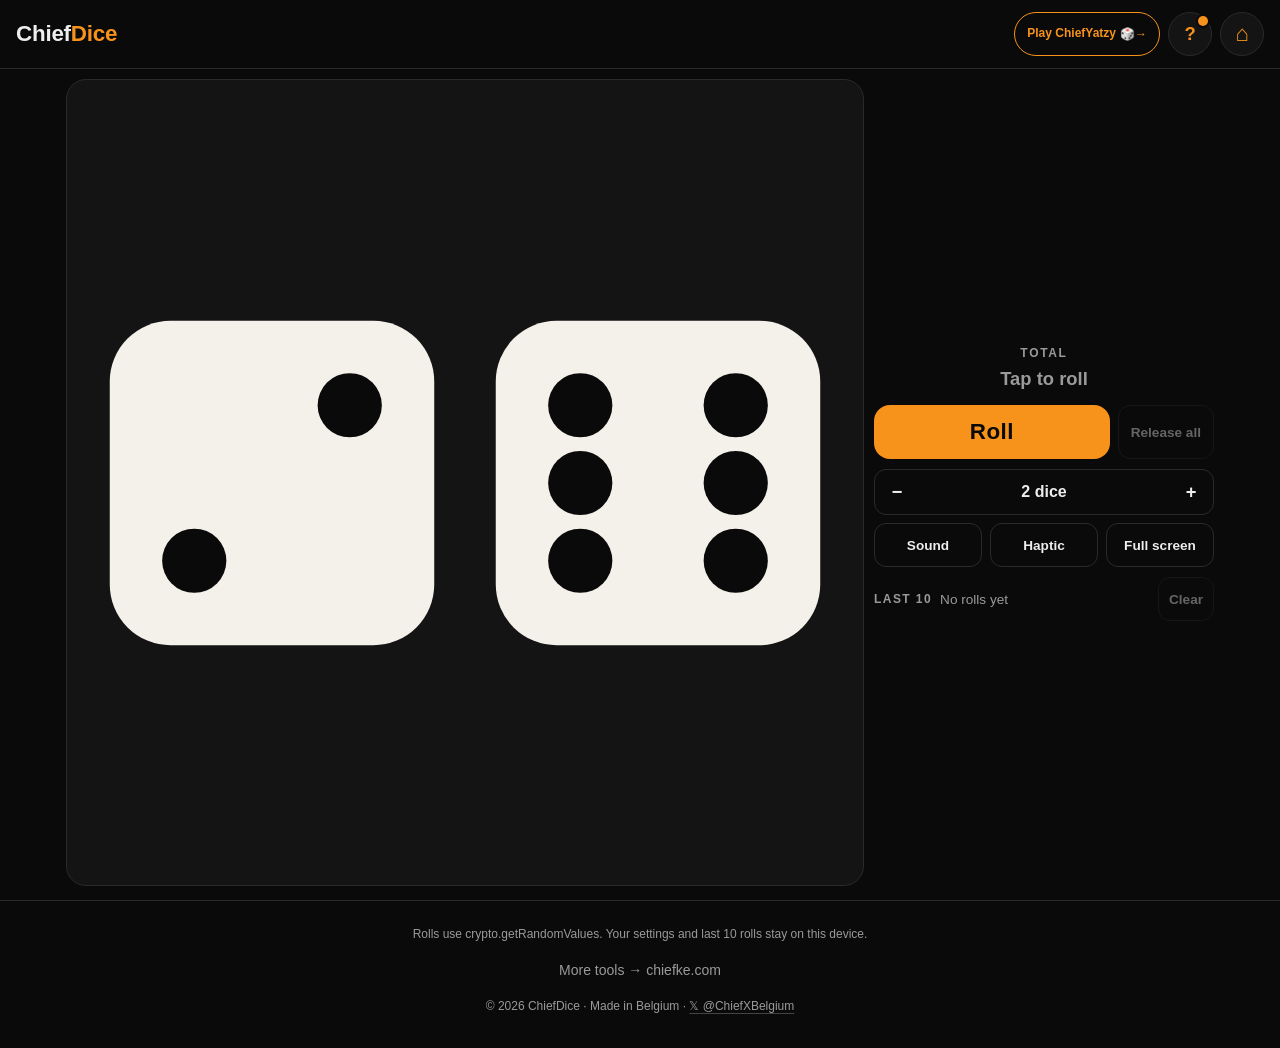
<file: dice/index.html>
<!doctype html>
<html lang="en">
<head>
<meta charset="utf-8">
<meta name="viewport" content="width=device-width,initial-scale=1,viewport-fit=cover">
<meta name="theme-color" content="#0a0a0a">
<link rel="icon" href="../assets/icons/dice/favicon.ico" sizes="16x16 32x32 48x48">
<link rel="icon" href="../assets/icons/dice/favicon.svg" type="image/svg+xml">
<link rel="icon" type="image/png" sizes="32x32" href="../assets/icons/dice/favicon-32.png">
<link rel="icon" type="image/png" sizes="192x192" href="../assets/icons/dice/icon-192.png">
<link rel="apple-touch-icon" href="../assets/icons/dice/apple-touch-icon.png">
<title>ChiefDice</title>
<meta name="description" content="ChiefDice: roll 1 to 10 six-sided dice. Hold dice between rolls, see the last 10 rolls, and switch to a full-screen table view. Fair rolls with crypto.getRandomValues.">
<link rel="canonical" href="https://chiefke.com/dice/">
<meta property="og:type" content="website">
<meta property="og:url" content="https://chiefke.com/dice/">
<meta property="og:title" content="ChiefDice">
<meta property="og:description" content="ChiefDice: roll 1 to 10 six-sided dice. Hold dice between rolls, see the last 10 rolls, and switch to a full-screen table view. Fair rolls with crypto.getRandomValues.">
<meta property="og:site_name" content="chiefke">
<meta property="og:image" content="https://chiefke.com/assets/og/dice.png">
<meta property="og:image:width" content="1200">
<meta property="og:image:height" content="630">
<meta name="twitter:card" content="summary_large_image">
<meta name="twitter:image" content="https://chiefke.com/assets/og/dice.png">
<meta name="twitter:site" content="@ChiefXBelgium">
<link rel="stylesheet" href="../assets/brand/chief-tokens.css">
<link rel="stylesheet" href="../assets/brand/chief-gamebar.css">
<link rel="stylesheet" href="../assets/brand/chief-footer.css">
<link rel="stylesheet" href="../assets/updates/updates.css">
<style>
/* Layout: the first screen = game chrome (.chief-gamebar, ../assets/brand/chief-gamebar.css) + the tool (.app); the dice area
   takes what is left and JS sizes the dice to fit it. Portrait = one column, landscape (≥700 px wide) = dice left, controls right.
   Chief huisstijl (../assets/brand/chief-tokens.css), dark only. Site variables = aliases of --chief-* (--die = --chief-die).
   Fonts = system font via the tokens, sizes only via var(--chief-fs-*) — exceptions, each by name in the guard (test_chiefhub_chrome.py):
   the HOLD badge (calc(var(--s) …), game piece that scales with the die) and the full-screen total (calc(var(--fs-s) …), the
   full-screen die size; full-screen projection view, CLAUDE.md: Uitzondering lettergrootte projectie).
   Controls tap ≥ --chief-tap (44 px); dice are game pieces (exempt). Header: [Play ChiefYatzy] [?] [⌂], English only, no language
   toggle (CLAUDE.md: Uitzondering ChiefDice en ChiefBingo (enkel Engels)). */
:root{
  --bg:var(--chief-bg); --paper:var(--chief-surface); --ink:var(--chief-text); --muted:var(--chief-muted); --line:var(--chief-border);
  --hit:var(--chief-accent); --hit-ink:var(--chief-accent-ink); --die:var(--chief-die); --pip:var(--chief-bg);
  --display:var(--chief-font-display);
  --body:var(--chief-font-body);
  color-scheme:dark;
}
*{box-sizing:border-box}
html{color-scheme:dark;height:100%}
body{margin:0;background:var(--bg);color:var(--ink);font-family:var(--body);font-size:var(--chief-fs-body)}
[hidden]{display:none!important}
html.fopen,html.fopen body{overflow:hidden}
html.fopen .chief-footer{display:none} /* Chief-footer (chief-brand-sync) onder de tafel, weg in full screen */
/* first screen = header + tool, exactly one screen tall; the footer sits below the fold */
.screen{height:100vh;height:100dvh;display:flex;flex-direction:column}
.screen>.chief-gamebar{flex:none}
.app{flex:1 1 0;min-height:0;width:100%;max-width:1180px;margin:0 auto;display:flex;flex-direction:column;gap:10px;
  padding:10px max(16px,env(safe-area-inset-right,0px)) calc(14px + env(safe-area-inset-bottom,0px)) max(16px,env(safe-area-inset-left,0px))}
/* game chrome = the shared chief-gamebar.css only (UI ronde 4: wordmark tap area, flex-shrink, the sheet below the header via
   --chief-gamebar-h and the [extra] link-pill .chief-gamebar__pill all come from there; no local additions) */
.howto{margin:0;padding-left:1.2em}
.howto li+li{margin-top:var(--chief-space-2)}
.main{flex:1 1 0;min-height:0;display:flex;flex-direction:column;gap:10px}
.area{flex:1 1 0;min-height:0;min-width:0;background:var(--paper);border:1px solid var(--line);border-radius:20px;padding:12px;
  display:flex;align-items:center;justify-content:center;overflow:hidden;cursor:pointer;
  user-select:none;-webkit-user-select:none;-webkit-tap-highlight-color:transparent;touch-action:manipulation}
.dice{display:flex;flex-wrap:wrap;justify-content:center;align-content:center;gap:calc(var(--s,100px) * .14)}
.die{position:relative;flex:none;width:var(--s,100px);height:var(--s,100px);padding:0;border:0;background:none;color:inherit;
  border-radius:calc(var(--s,100px) * .2);cursor:pointer;-webkit-tap-highlight-color:transparent;touch-action:manipulation}
/* hit area = die + half the gap on every side: neighbouring hit areas touch, so a tap between two dice never rolls by mistake */
.die::before{content:"";position:absolute;inset:calc(var(--s,100px) * -.07)}
.die .fc,.die svg{display:block;width:100%;height:100%;pointer-events:none}
.die svg rect{fill:var(--die)}
.die svg circle{fill:var(--pip)}
.die svg circle.one{fill:var(--hit)}
.die.held{outline:max(3px,calc(var(--s) * .04)) solid var(--hit);outline-offset:max(2px,calc(var(--s) * .02))}
.die .hold{position:absolute;left:50%;bottom:0;transform:translate(-50%,50%);display:none;pointer-events:none;
  background:var(--hit);color:var(--hit-ink);font:800 max(10px,calc(var(--s) * .1))/1 var(--body);letter-spacing:.08em /* game piece: scales with the die */;padding:.25em .6em;border-radius:999px}
.die.held .hold{display:block}
.die:focus-visible{outline:3px solid var(--ink);outline-offset:3px}
.die.held:focus-visible{outline-color:var(--hit)}
.tumble .fc{animation:tumble .6s cubic-bezier(.3,.7,.4,1)}
@keyframes tumble{0%{transform:rotate(0) scale(1)}20%{transform:rotate(-16deg) scale(.88)}45%{transform:rotate(12deg) scale(1.05)}
  70%{transform:rotate(-6deg) scale(.97)}100%{transform:rotate(0) scale(1)}}
@media (prefers-reduced-motion:reduce){.tumble .fc{animation:none}}
.hint{margin:-4px 0 0;color:var(--muted);font-size:var(--chief-fs-xs);text-align:center;white-space:nowrap;overflow:hidden;text-overflow:ellipsis}
.side{display:flex;flex-direction:column;gap:10px;min-width:0}
.total{display:flex;align-items:baseline;justify-content:center;gap:12px;min-height:3.2rem}
.total .tl{color:var(--muted);font:800 var(--chief-fs-xs) var(--body);letter-spacing:.14em;text-transform:uppercase}
.total b{font:var(--chief-fw-heavy) var(--chief-fs-title)/1 var(--display);color:var(--hit);font-variant-numeric:tabular-nums}
.total b.idle{font:800 var(--chief-fs-lg)/1.6 var(--body);color:var(--muted)}
.total b.busy{opacity:.45}
.total b.allheld{color:var(--hit);font-size:var(--chief-fs-md);text-align:center}
.actions{display:grid;grid-template-columns:1fr auto;gap:8px}
.roll{border:0;border-radius:16px;background:var(--hit);color:var(--hit-ink);font:var(--chief-fw-heavy) var(--chief-fs-xl) var(--display);padding:14px;cursor:pointer;letter-spacing:.02em;touch-action:manipulation}
.roll:active{transform:translateY(1px)}
.ghost{min-height:var(--chief-tap);border:1px solid var(--line);background:var(--bg);color:var(--ink);border-radius:12px;padding:8px 12px;font:600 var(--chief-fs-sm) var(--body);cursor:pointer;touch-action:manipulation}
.ghost[aria-pressed="true"]{border-color:var(--hit);color:var(--hit)}
.ghost:disabled,.step button:disabled{opacity:.4;cursor:default}
button:focus-visible{outline:3px solid var(--hit);outline-offset:2px}
.ctrls{display:grid;grid-template-columns:auto repeat(3,minmax(0,1fr));gap:8px}
.ctrls.nohaptic{grid-template-columns:auto repeat(2,minmax(0,1fr))}
.step{display:flex;align-items:center;border:1px solid var(--line);border-radius:12px;overflow:hidden;background:var(--bg)}
.step button{border:0;background:none;color:var(--ink);font:800 var(--chief-fs-lg) var(--body);width:var(--chief-tap);min-height:var(--chief-tap);cursor:pointer;touch-action:manipulation}
.step output{min-width:62px;text-align:center;font-weight:800;font-variant-numeric:tabular-nums}
.hrow{display:flex;align-items:center;gap:8px;min-width:0}
.hrow .hl{color:var(--muted);font:800 var(--chief-fs-xs) var(--body);letter-spacing:.12em;text-transform:uppercase}
.strip{flex:1;min-width:0;display:flex;gap:6px;overflow-x:auto;scrollbar-width:none;-webkit-overflow-scrolling:touch}
.strip::-webkit-scrollbar{display:none}
.strip:empty::before{content:"No rolls yet";color:var(--muted);font-size:var(--chief-fs-sm)}
.strip span{flex:none;display:inline-flex;align-items:baseline;gap:6px;border:1px solid var(--line);border-radius:999px;padding:4px 10px;
  white-space:nowrap;font-variant-numeric:tabular-nums;font-size:var(--chief-fs-sm)}
.strip span:first-child{border-color:var(--hit)}
.strip b{color:var(--hit);font-weight:800}
.strip small{color:var(--muted);font-size:var(--chief-fs-xs)}
.hrow .ghost{padding:6px 10px;font-size:var(--chief-fs-sm)}
/* Clear armed ("Tap again — …", UI ronde 4): the shared .chief-btn--confirming (chief-gamebar.css, specificity 0,1,0) loses
   against .ghost/.hrow .ghost declared here; this bridge repeats only the properties those override, same tokens. */
.hrow .ghost.chief-btn--confirming{background:var(--chief-err-dim);border-color:var(--chief-err);color:var(--chief-text);
  font-size:var(--chief-fs-xs);font-weight:var(--chief-fw-bold);line-height:var(--chief-lh-tight)}
@media (orientation:landscape) and (min-width:700px){
  .main{flex-direction:row}
  .side{width:clamp(270px,28vw,340px);justify-content:center}
  .ctrls{grid-template-columns:repeat(3,minmax(0,1fr))}
  .ctrls.nohaptic{grid-template-columns:repeat(2,minmax(0,1fr))}
  .ctrls .step{grid-column:1/-1;justify-content:space-between}
  .hint{display:none}
  .total{flex-direction:column;align-items:center;gap:4px}
  .total b{font-size:var(--chief-fs-title)}
}
/* Full screen: dice + total + roll only; tap anywhere (except a button) = roll */
.focus{position:fixed;inset:0;z-index:50;background:var(--bg);display:flex;flex-direction:column;gap:2vh;cursor:pointer;
  user-select:none;-webkit-user-select:none;-webkit-tap-highlight-color:transparent;touch-action:manipulation;
  height:100vh;height:100dvh;
  padding:calc(68px + env(safe-area-inset-top,0px)) max(16px,env(safe-area-inset-right,0px)) calc(18px + env(safe-area-inset-bottom,0px)) max(16px,env(safe-area-inset-left,0px))}
.focus .farea{flex:1 1 0;min-height:0;display:flex;align-items:center;justify-content:center;overflow:hidden;padding:8px}
/* bar: total (fixed box, so the hint never shifts the dice) · Roll · Release all */
.focus .fbar{display:flex;align-items:center;justify-content:center;gap:min(4vw,32px)}
.focus .ftot{flex:0 0 min(32vw,240px);min-height:min(15vmin,8rem);display:flex;align-items:center;justify-content:center;text-align:center;
  font:var(--chief-fw-heavy) min(calc(var(--fs-s,120px) * .62),15vmin,8rem)/1 var(--display);color:var(--hit);font-variant-numeric:tabular-nums} /* game piece: scales with the full-screen die (--fs-s) */
.focus .ftot.idle{font:800 var(--chief-fs-lg)/1.25 var(--body);color:var(--muted)}
.focus .ftot.allheld{color:var(--hit)}
.focus .ftot.busy{opacity:.45}
.focus .roll{flex:0 1 420px;min-width:0;font-size:var(--chief-fs-title);padding:min(3vmin,20px)}
.focus .frel{flex:none;min-height:max(var(--chief-tap),min(13vmin,64px));padding:0 min(3vw,18px);font-size:var(--chief-fs-md)}
.focus .fx{position:absolute;top:calc(12px + env(safe-area-inset-top,0px));right:calc(12px + env(safe-area-inset-right,0px));
  width:var(--chief-tap);height:var(--chief-tap);border-radius:999px;border:1px solid var(--line);background:var(--paper);color:var(--ink);font:800 var(--chief-fs-lg) var(--body);cursor:pointer}
.focus .die{cursor:pointer}
@media (orientation:landscape) and (max-height:500px){.focus{padding-top:calc(14px + env(safe-area-inset-top,0px));padding-right:calc(68px + env(safe-area-inset-right,0px))}}
</style>
</head>
<body>
<div class="screen">
<header class="chief-gamebar" id="hdr">
  <a class="chief-wordmark" href="/dice/">Chief<span>Dice</span></a>
  <div class="chief-gamebar__actions">
    <a class="chief-gamebar__pill" href="https://www.chiefyatzy.com" rel="noopener" aria-label="Play ChiefYatzy"><span class="chief-gamebar__label">Play ChiefYatzy</span><span class="chief-gamebar__icon" aria-hidden="true">🎲→</span></a>
    <button id="btn-help" class="chief-gamebar__btn chief-gamebar__btn--help" type="button" aria-label="How to play" aria-haspopup="dialog" aria-controls="help" aria-expanded="false">?</button>
    <a id="btn-home" class="chief-gamebar__btn chief-gamebar__btn--home" href="https://chiefke.com/" aria-label="All games" title="All games">⌂</a>
  </div>
</header>
<div class="app">
  <div class="main">
    <section class="area" id="area" aria-label="Dice — tap a die to hold it, tap the table to roll">
      <div class="dice" id="dice"></div>
    </section>
    <div class="side">
      <p class="hint" id="hint"></p>
      <div class="total"><span class="tl">Total</span><b id="total" aria-live="polite">Tap to roll</b></div>
      <div class="actions">
        <button class="roll" id="roll" type="button">Roll</button>
        <button class="ghost" id="release" type="button">Release all</button>
      </div>
      <div class="ctrls" id="ctrls">
        <div class="step" role="group" aria-label="Number of dice">
          <button id="minus" type="button" aria-label="Fewer dice">−</button>
          <output id="cnt">2 dice</output>
          <button id="plus" type="button" aria-label="More dice">+</button>
        </div>
        <button class="ghost" id="sound" type="button" aria-pressed="false">Sound</button>
        <button class="ghost" id="haptic" type="button" aria-pressed="false">Haptic</button>
        <button class="ghost" id="full" type="button">Full screen</button>
      </div>
      <div class="hrow">
        <span class="hl">Last 10</span>
        <div class="strip" id="hist" aria-label="Last 10 rolls, newest first"></div>
        <button class="ghost" id="clearCancel" type="button" hidden>Cancel</button>
        <button class="ghost" id="clear" type="button">Clear</button>
      </div>
    </div>
  </div>
</div>
</div>
<!-- How to play: the ONE source (Games UI ronde 3). The ?-sheet clones this list; the hint line under the dice = the
     data-hint phrases joined with " · ". Never repeat this text elsewhere on the page. -->
<template id="howto-src">
<ul class="howto">
  <li data-hint="Tap a die to hold it">Tap a die to hold it: a held die keeps its value. Tap it again, or use Release all, to let it roll again.</li>
  <li data-hint="tap the table or press Space to roll">Tap the table, press Roll or press Space to roll the dice that are not held.</li>
  <li>Use − and + to roll 1 to 10 dice. Changing the number releases every hold.</li>
  <li>Last 10 shows the latest rolls, newest first. Clear empties the list after a second tap (Tap again); Cancel keeps it.</li>
  <li>Full screen shows only the dice, the total and Roll. Tap ✕ or press Escape to close it.</li>
  <li>Every roll uses crypto.getRandomValues, so each face is equally likely.</li>
</ul>
</template>
<div id="help" class="chief-sheet" hidden>
  <div class="chief-sheet__box" role="dialog" aria-modal="true" aria-labelledby="help-title">
    <div class="chief-sheet__head"><h2 id="help-title">How to play</h2><button id="btn-help-close" class="chief-gamebar__btn" type="button" aria-label="Close">✕</button></div>
    <div id="help-body"></div>
    <!-- UPDLINK:START -->
    <a id="upd-link" class="chief-upd-link" href="/dice/updates/">What&#39;s new</a>
    <script src="../assets/updates/updates.js" data-game="dice" data-latest="2026-11-25" defer></script>
    <!-- UPDLINK:END -->
  </div>
</div>
<!-- CHIEF-FOOTER:START -->
<!-- GENERATED by chief_brand_sync_engine.py — bron chief-assets brand/footer/chief-footer.html sha256:43a71205cc93 cfg:bc8f9c03 — NIET MET DE HAND BEWERKEN -->
<footer class="chief-footer">
  <div class="cf-inner">
    <p class="cf-line">Rolls use crypto.getRandomValues. Your settings and last 10 rolls stay on this device.</p>
    <nav class="cf-links" aria-label="Footer"><a href="https://chiefke.com" rel="noopener">More tools → chiefke.com</a></nav>
    <p class="cf-meta"><span class="cf-grp">© 2026 ChiefDice</span><span class="cf-sep" aria-hidden="true"> · </span><span class="cf-grp">Made in Belgium · <a href="https://x.com/ChiefXBelgium" target="_blank" rel="noopener" aria-label="@ChiefXBelgium on X"><span aria-hidden="true">𝕏</span> @ChiefXBelgium</a></span></p>
  </div>
</footer>
<!-- CHIEF-FOOTER:END -->

<div class="focus" id="focus" hidden role="dialog" aria-label="Full-screen dice">
  <button class="fx" id="fClose" type="button" aria-label="Close full screen">✕</button>
  <div class="farea" id="fArea"><div class="dice" id="fDice"></div></div>
  <div class="fbar"><div class="ftot" id="fTotal" aria-live="polite"></div><button class="roll" id="fRoll" type="button">Roll</button><button class="ghost frel" id="fRelease" type="button">Release all</button></div>
</div>

<script>
(()=>{
const KEY="chief-dice-v1",MIN=1,MAX=10,ANIM=600,TICK=75,HMAX=10;
const S={count:2,sound:false,haptic:false,values:[],held:[],hist:[],rolled:false};
let rolling=false,shown=[],shuffleT=0,animT=0,rollCount=0;
const ALLHELD="All dice held · tap a die to release";
const allHeld=()=>S.held.length>0&&S.held.every(Boolean);
const $=id=>document.getElementById(id);
const RM=window.matchMedia?matchMedia("(prefers-reduced-motion: reduce)"):{matches:false};
const canVibrate=typeof navigator.vibrate==="function";

/* Fair die: crypto.getRandomValues + rejection sampling (no modulo bias). Math.random is never used on this page. */
function rnd(n){const a=new Uint32Array(1),lim=Math.floor(0x100000000/n)*n;let x;do{crypto.getRandomValues(a);x=a[0]}while(x>=lim);return x%n}
const die=()=>rnd(6)+1;
const okVal=v=>Number.isInteger(v)&&v>=1&&v<=6;
const sum=a=>a.reduce((x,y)=>x+y,0);

function save(){try{localStorage.setItem(KEY,JSON.stringify(S))}catch(e){}}
function load(){
  let s=null;try{s=JSON.parse(localStorage.getItem(KEY))}catch(e){}
  if(s&&typeof s==="object"){
    if(Number.isInteger(s.count)&&s.count>=MIN&&s.count<=MAX)S.count=s.count;
    S.sound=s.sound===true;S.haptic=s.haptic===true;
    if(Array.isArray(s.values)&&s.values.length===S.count&&s.values.every(okVal)){
      S.values=s.values.slice();S.rolled=s.rolled===true;
      if(Array.isArray(s.held)&&s.held.length===S.count)S.held=s.held.map(x=>x===true);
    }
    if(Array.isArray(s.hist))S.hist=s.hist.filter(h=>h&&Array.isArray(h.v)&&h.v.length>=MIN&&h.v.length<=MAX&&h.v.every(okVal))
      .slice(0,HMAX).map(h=>({v:h.v.slice()}));
  }
  resize();
}
function resize(){
  while(S.values.length<S.count)S.values.push(die());
  S.values.length=S.count;
  if(S.held.length!==S.count)S.held=Array(S.count).fill(false);
}

/* Faces: SVG pips on a 100×100 die */
const P={tl:[27,27],tr:[73,27],ml:[27,50],c:[50,50],mr:[73,50],bl:[27,73],br:[73,73]};
const F={1:["c"],2:["tr","bl"],3:["tr","c","bl"],4:["tl","tr","bl","br"],5:["tl","tr","c","bl","br"],6:["tl","tr","ml","mr","bl","br"]};
function face(v){
  const pips=v===1?'<circle class="one" cx="50" cy="50" r="13"/>':F[v].map(k=>`<circle cx="${P[k][0]}" cy="${P[k][1]}" r="9.5"/>`).join("");
  return `<svg viewBox="0 0 100 100" aria-hidden="true" focusable="false"><rect x="2" y="2" width="96" height="96" rx="18"/>${pips}</svg>`;
}

/* Fit: pick the column count that gives the biggest square die inside the area (gap 14 %, room for HOLD badge + outline) */
const G=.14,RX=.14,RY=.2;
function fit(box,maxS){
  const area=box.parentElement;if(!area)return;
  const cs=getComputedStyle(area);
  const w=area.clientWidth-parseFloat(cs.paddingLeft)-parseFloat(cs.paddingRight);
  const h=area.clientHeight-parseFloat(cs.paddingTop)-parseFloat(cs.paddingBottom);
  if(w<=0||h<=0)return;
  const n=box.children.length||S.count;let best=0,bc=1;
  for(let c=1;c<=n;c++){const r=Math.ceil(n/c);const s=Math.min(w/(c+G*(c-1)+RX),h/(r+G*(r-1)+RY));if(s>best+.01){best=s;bc=c}}
  const s=Math.max(40,Math.floor(Math.min(best,maxS)));   // hit area = 1.14 s ≥ 45 px
  box.style.setProperty("--s",s+"px");
  box.style.width=Math.ceil(bc*s+(bc-1)*s*G+1)+"px";
  if(box.id==="fDice")$("focus").style.setProperty("--fs-s",s+"px");   // full-screen total scales with the die
}
function fitAll(){fit($("dice"),380);if(!$("focus").hidden)fit($("fDice"),460)}

function renderDice(box,interactive){
  const n=S.count,vals=rolling?shown:S.values;let rebuilt=false;
  if(box.children.length!==n){
    box.innerHTML="";rebuilt=true;
    for(let i=0;i<n;i++){
      const d=document.createElement(interactive?"button":"div");
      d.className="die";d.dataset.i=i;if(interactive)d.type="button";
      d.innerHTML='<span class="fc"></span><span class="hold">HOLD</span>';box.appendChild(d);
    }
  }
  [...box.children].forEach((d,i)=>{
    const v=vals[i];
    if(d.dataset.v!==String(v)){d.firstChild.innerHTML=face(v);d.dataset.v=v}
    d.classList.toggle("held",S.held[i]);
    if(interactive){d.setAttribute("aria-pressed",S.held[i]);d.setAttribute("aria-label",`Die ${i+1}: ${v}${S.held[i]?", held":""}`)}
  });
  if(rebuilt)fit(box,interactive?380:460);
}

function render(){
  const n=S.count;
  $("cnt").textContent=n+(n===1?" die":" dice");
  $("minus").disabled=n<=MIN;$("plus").disabled=n>=MAX;
  $("sound").setAttribute("aria-pressed",S.sound);$("haptic").setAttribute("aria-pressed",S.haptic);
  const none=!S.held.some(Boolean),all=allHeld();
  $("release").disabled=none;$("fRelease").disabled=none;
  renderDice($("dice"),true);
  if(!$("focus").hidden)renderDice($("fDice"),true);
  let txt,idle=false;
  if(rolling)txt="…";else if(all){txt=ALLHELD;idle=true}else if(S.rolled)txt=String(sum(S.values));else{txt="Tap to roll";idle=true}
  for(const t of [$("total"),$("fTotal")]){t.textContent=txt;t.classList.toggle("idle",idle);t.classList.toggle("busy",rolling);t.classList.toggle("allheld",all&&!rolling)}
  $("hist").innerHTML=S.hist.map(h=>`<span><b>${sum(h.v)}</b>${h.v.length>1?`<small>${h.v.join("·")}</small>`:""}</span>`).join("");
  $("clear").disabled=!S.hist.length;
}

function tumble(on){
  for(const box of [$("dice"),$("fDice")])[...box.children].forEach((d,i)=>{
    d.classList.remove("tumble");
    if(on&&!S.held[i]){void d.offsetWidth;d.classList.add("tumble")}
  });
}

/* Roll: held dice keep their value. Ignored while an animation runs (double tap = one roll). */
function roll(opt){
  if(rolling)return false;
  if(allHeld()){render();return false}            // nothing to roll: the total area shows ALLHELD until a die is released
  const target=S.values.map((v,i)=>S.held[i]?v:die());
  const test=!!(opt&&opt.instant);
  if(test||RM.matches){finish(target,!test);return true}
  rolling=true;
  shown=S.values.slice();
  sfx("rattle");buzz([12,40,12,40,12]);
  render();tumble(true);
  /* shuffle faces: always a different face than the one showing */
  shuffleT=setInterval(()=>{shown=shown.map((v,i)=>S.held[i]?v:(v+rnd(5))%6+1);render()},TICK);
  animT=setTimeout(()=>{clearInterval(shuffleT);rolling=false;finish(target,true)},ANIM);
  return true;
}
function finish(target,fx){
  S.values=target;shown=target.slice();S.rolled=true;rollCount++;
  S.hist.unshift({v:target.slice()});if(S.hist.length>HMAX)S.hist.length=HMAX;
  save();
  if(fx)tumble(false);
  render();
  if(fx){sfx("land");buzz(25)}
}
function setCount(n){
  if(rolling)return;
  n=Math.max(MIN,Math.min(MAX,n));if(n===S.count)return;
  S.count=n;S.held=[];S.rolled=false;resize();save();render();
}
function toggleHold(i){if(rolling||!(i>=0&&i<S.count))return;S.held[i]=!S.held[i];save();render();buzz(8)}

/* Sound: short noise clicks through a band-pass filter (WebAudio, no files; noise from crypto too) */
let ac=null,nb=null;
function actx(){
  try{
    if(!ac){
      const C=window.AudioContext||window.webkitAudioContext;if(!C)return null;
      ac=new C();const len=Math.floor(ac.sampleRate*.05);nb=ac.createBuffer(1,len,ac.sampleRate);
      const d=nb.getChannelData(0),u=new Uint8Array(len);
      for(let o=0;o<len;o+=65536)crypto.getRandomValues(u.subarray(o,Math.min(len,o+65536)));
      for(let i=0;i<len;i++)d[i]=(u[i]/127.5-1)*Math.pow(1-i/len,3);
    }
    if(ac.state==="suspended"){const p=ac.resume();if(p&&p.catch)p.catch(()=>{})}
    return ac;
  }catch(e){return null}
}
function click(t,f,g){
  const s=ac.createBufferSource(),bp=ac.createBiquadFilter(),gn=ac.createGain();
  s.buffer=nb;bp.type="bandpass";bp.frequency.value=f;bp.Q.value=1.2;gn.gain.value=g;
  s.connect(bp);bp.connect(gn);gn.connect(ac.destination);s.start(t);
}
const RATTLE=[[0,2600,.5],[.07,1900,.45],[.15,3100,.4],[.22,2200,.45],[.31,2800,.35],[.39,1700,.4],[.47,2400,.3]];
function sfx(kind){
  if(!S.sound)return;const a=actx();if(!a)return;
  try{const t=a.currentTime+.01;if(kind==="rattle")RATTLE.forEach(([dt,f,g])=>click(t+dt,f,g));else{click(t,900,.9);click(t+.05,1300,.5)}}catch(e){}
}
function buzz(p){if(S.haptic&&canVibrate)try{navigator.vibrate(p)}catch(e){}}

/* Wake lock: only while full screen is open */
let wake=null,wantWake=false;
async function lock(){
  wantWake=true;
  try{if(!wake&&navigator.wakeLock){const w=await navigator.wakeLock.request("screen");
    if(!wantWake){w.release().catch(()=>{});return}
    wake=w;w.addEventListener("release",()=>{if(wake===w)wake=null})}}catch(e){}
}
function unlock(){wantWake=false;if(wake){const w=wake;wake=null;w.release().catch(()=>{})}}
document.addEventListener("visibilitychange",()=>{if(document.visibilityState==="visible"&&wantWake)lock()});

/* Full screen: fixed overlay that fills the viewport (iPhone has no Fullscreen API) + real full screen where available */
function openFocus(){
  $("focus").hidden=false;document.documentElement.classList.add("fopen");
  try{document.activeElement&&document.activeElement.blur()}catch(e){}
  $("fDice").innerHTML="";render();lock();
  const el=document.documentElement;
  try{const r=el.requestFullscreen?el.requestFullscreen():el.webkitRequestFullscreen&&el.webkitRequestFullscreen();if(r&&r.catch)r.catch(()=>{})}catch(e){}
}
function closeFocus(){
  $("focus").hidden=true;document.documentElement.classList.remove("fopen");unlock();
  try{if(document.fullscreenElement)document.exitFullscreen().catch(()=>{});else if(document.webkitFullscreenElement)document.webkitExitFullscreen()}catch(e){}
}
const fsGone=()=>{if(!document.fullscreenElement&&!document.webkitFullscreenElement&&!$("focus").hidden)closeFocus()};
document.addEventListener("fullscreenchange",fsGone);document.addEventListener("webkitfullscreenchange",fsGone);

/* Tap rule, identical in the normal view and full screen: a click on (or inside) a button never rolls —
   a die (button, hit area incl. half the gap) toggles its hold, other buttons do their own thing; the empty table rolls. */
function tableTap(e){
  const b=e.target.closest("button");
  if(b){if(b.classList.contains("die"))toggleHold(+b.dataset.i);return}
  roll();
}
$("area").addEventListener("click",tableTap);
$("focus").addEventListener("click",tableTap);
$("roll").onclick=()=>roll();
$("fRoll").onclick=()=>roll();
$("fClose").onclick=closeFocus;
$("full").onclick=openFocus;
function releaseAll(){if(rolling||!S.held.some(Boolean))return;S.held=Array(S.count).fill(false);save();render()}
$("release").onclick=releaseAll;
$("fRelease").onclick=releaseAll;
$("minus").onclick=()=>setCount(S.count-1);
$("plus").onclick=()=>setCount(S.count+1);
$("sound").onclick=()=>{S.sound=!S.sound;save();if(S.sound)actx();render()};
$("haptic").onclick=()=>{S.haptic=!S.haptic;save();render();buzz(20)};
/* Clear (Games UI ronde 4): inline confirmation on the button itself, same pattern as ChiefRami — first tap = "Tap again — clear
   history" (.chief-btn--confirming) with Cancel to its left (Clear keeps its right edge, so a quick second tap still hits Clear),
   second tap within ARM_MS clears, otherwise back. No alert/confirm/toast. */
const ARM_MS=5000;let clearArm=0;
function paintClear(on){const b=$("clear");b.textContent=on?"Tap again — clear history":"Clear";b.classList.toggle("chief-btn--confirming",on);$("clearCancel").hidden=!on}
function disarmClear(){if(!clearArm)return;clearTimeout(clearArm);clearArm=0;paintClear(false)}
$("clear").onclick=()=>{
  if(clearArm){disarmClear();S.hist=[];save();render();return}
  if(!S.hist.length)return;
  clearArm=setTimeout(disarmClear,ARM_MS);paintClear(true);
};
$("clearCancel").onclick=disarmClear;
/* How to play (Games UI ronde 3): ?-sheet below the header; content = clone of #howto-src (one source, also the hint line).
   Closes with ✕, Escape, a tap beside it and ⌂ (⌂ then leaves for chiefke.com); focus back on ?. */
const help=$("help"),helpBtn=$("btn-help");
$("help-body").replaceChildren($("howto-src").content.cloneNode(true));
$("hint").textContent=[...$("howto-src").content.querySelectorAll("[data-hint]")].map(li=>li.dataset.hint).join(" · ");
/* --chief-gamebar-h = bottom of the header: the shared chief-gamebar.css puts the sheet there (UI ronde 4; was a local sheet top) */
function placeHelp(){document.body.style.setProperty("--chief-gamebar-h",Math.max(0,Math.ceil($("hdr").getBoundingClientRect().bottom))+"px")}
function openHelp(){placeHelp();help.hidden=false;helpBtn.setAttribute("aria-expanded","true");try{$("btn-help-close").focus({preventScroll:true})}catch(e){}}
function closeHelp(){if(help.hidden)return;help.hidden=true;helpBtn.setAttribute("aria-expanded","false");try{helpBtn.focus({preventScroll:true})}catch(e){}}
helpBtn.onclick=()=>help.hidden?openHelp():closeHelp();
$("btn-help-close").onclick=closeHelp;
help.addEventListener("click",e=>{if(e.target===help)closeHelp()});
$("btn-home").addEventListener("click",()=>{if(!help.hidden){help.hidden=true;helpBtn.setAttribute("aria-expanded","false")}});
window.addEventListener("resize",()=>{if(!help.hidden)placeHelp()});
if(window.ResizeObserver)try{new ResizeObserver(placeHelp).observe($("hdr"))}catch(e){}
document.addEventListener("keydown",e=>{
  if(!help.hidden){if(e.key==="Escape"){e.preventDefault();closeHelp()}return}
  if(e.key==="Escape"&&!$("focus").hidden){e.preventDefault();closeFocus();return}
  if(e.key!==" "&&e.key!=="Enter")return;
  const t=e.target;if(t&&t.closest&&t.closest("button,a,input,select,textarea"))return;
  e.preventDefault();if(!e.repeat)roll();
});
if(!canVibrate){$("haptic").hidden=true;$("ctrls").classList.add("nohaptic")}

if(window.ResizeObserver){const ro=new ResizeObserver(fitAll);ro.observe($("area"));ro.observe($("fArea"))}
window.addEventListener("resize",fitAll);

/* Test/console hook */
window.ChiefDice={roll,setCount,toggleHold,die,values:()=>S.values.slice(),held:()=>S.held.slice(),
  hist:()=>S.hist.map(h=>h.v.slice()),rolls:()=>rollCount,isRolling:()=>rolling};

load();render();fitAll();
})();
</script>
</body>
</html>
</file>
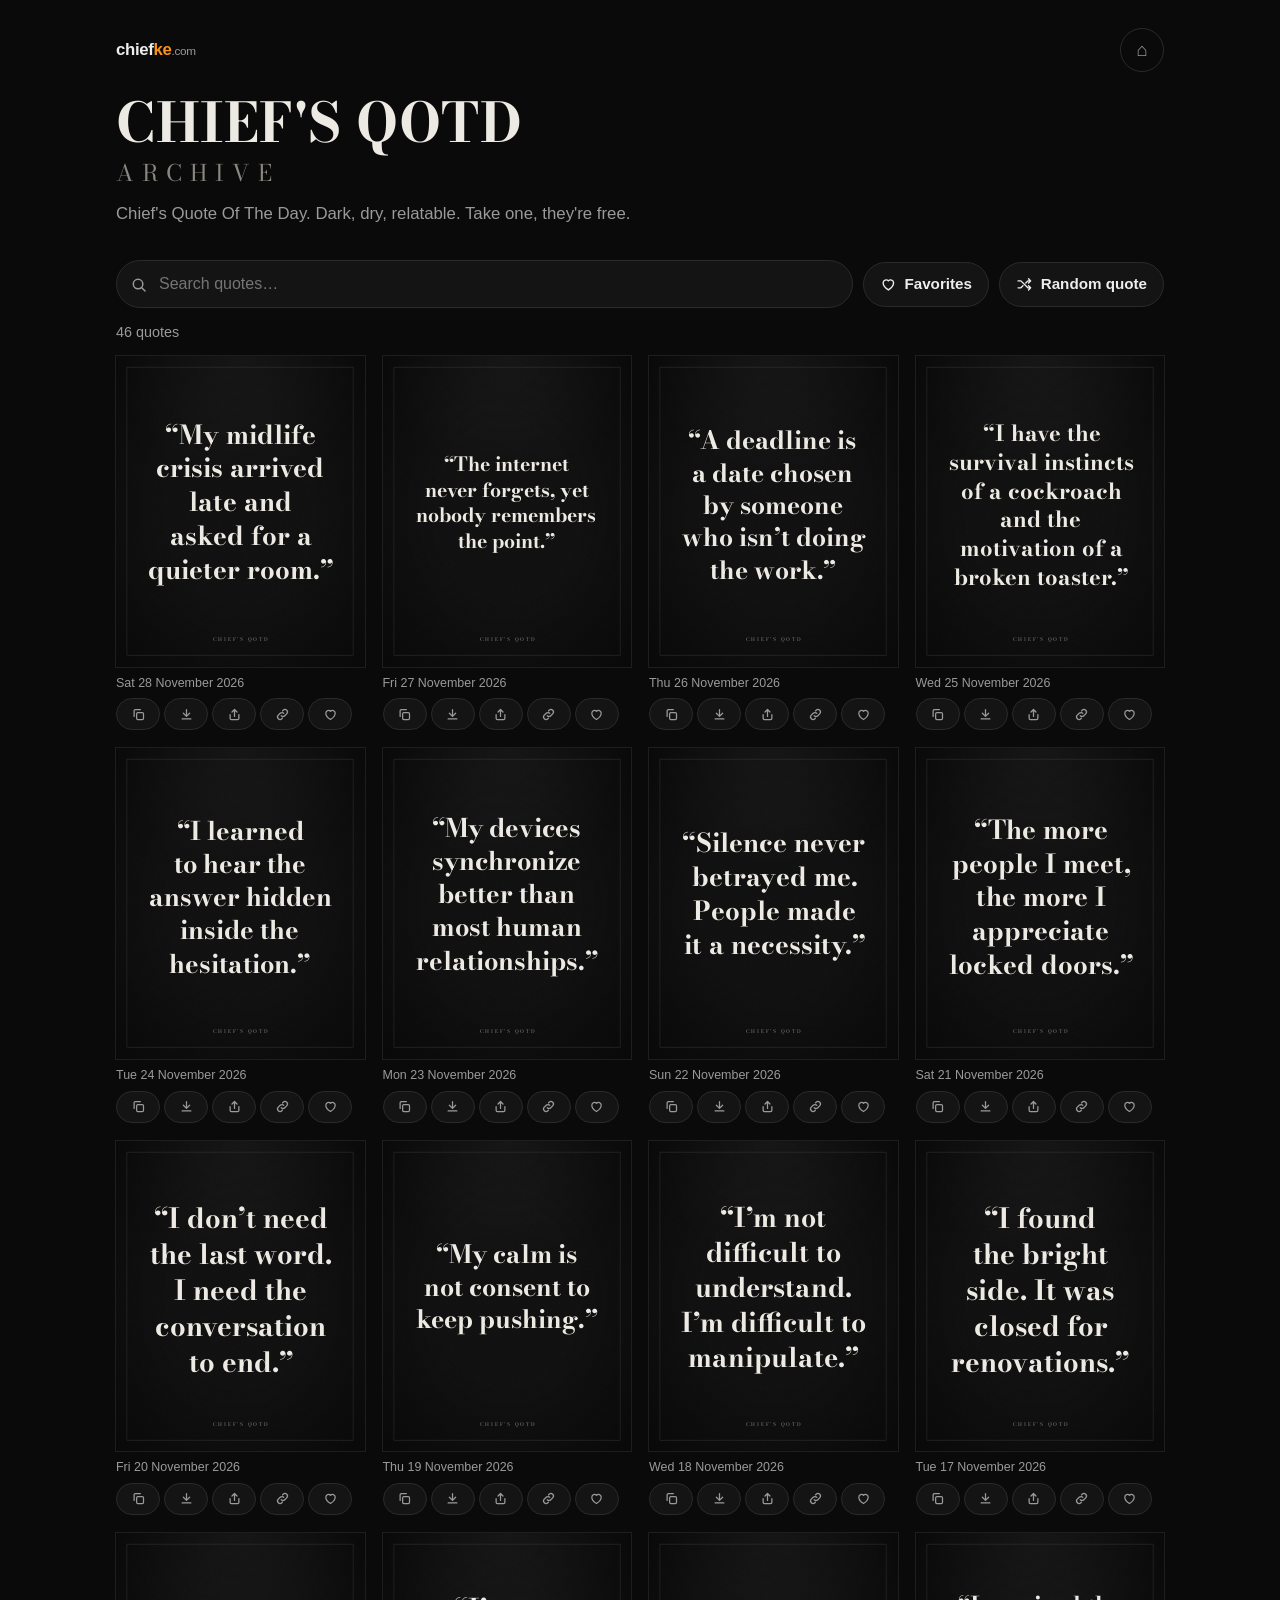
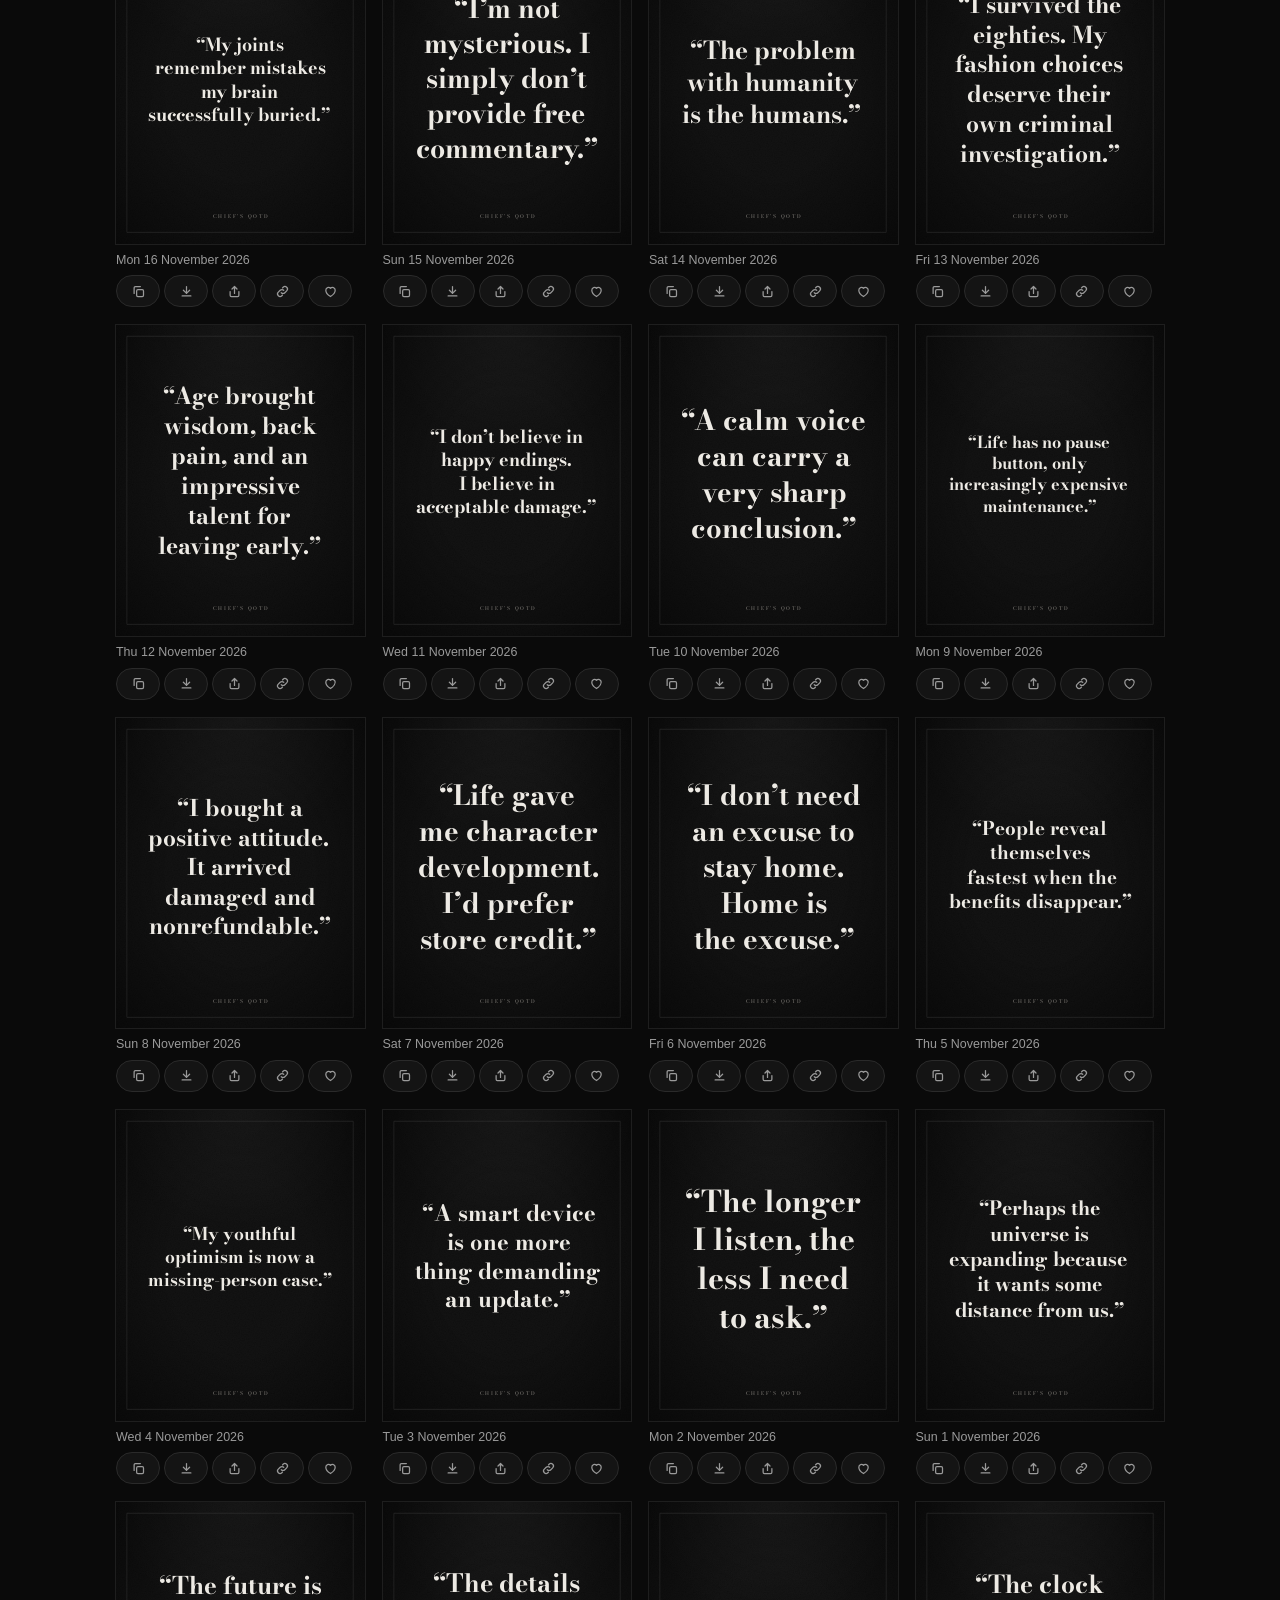
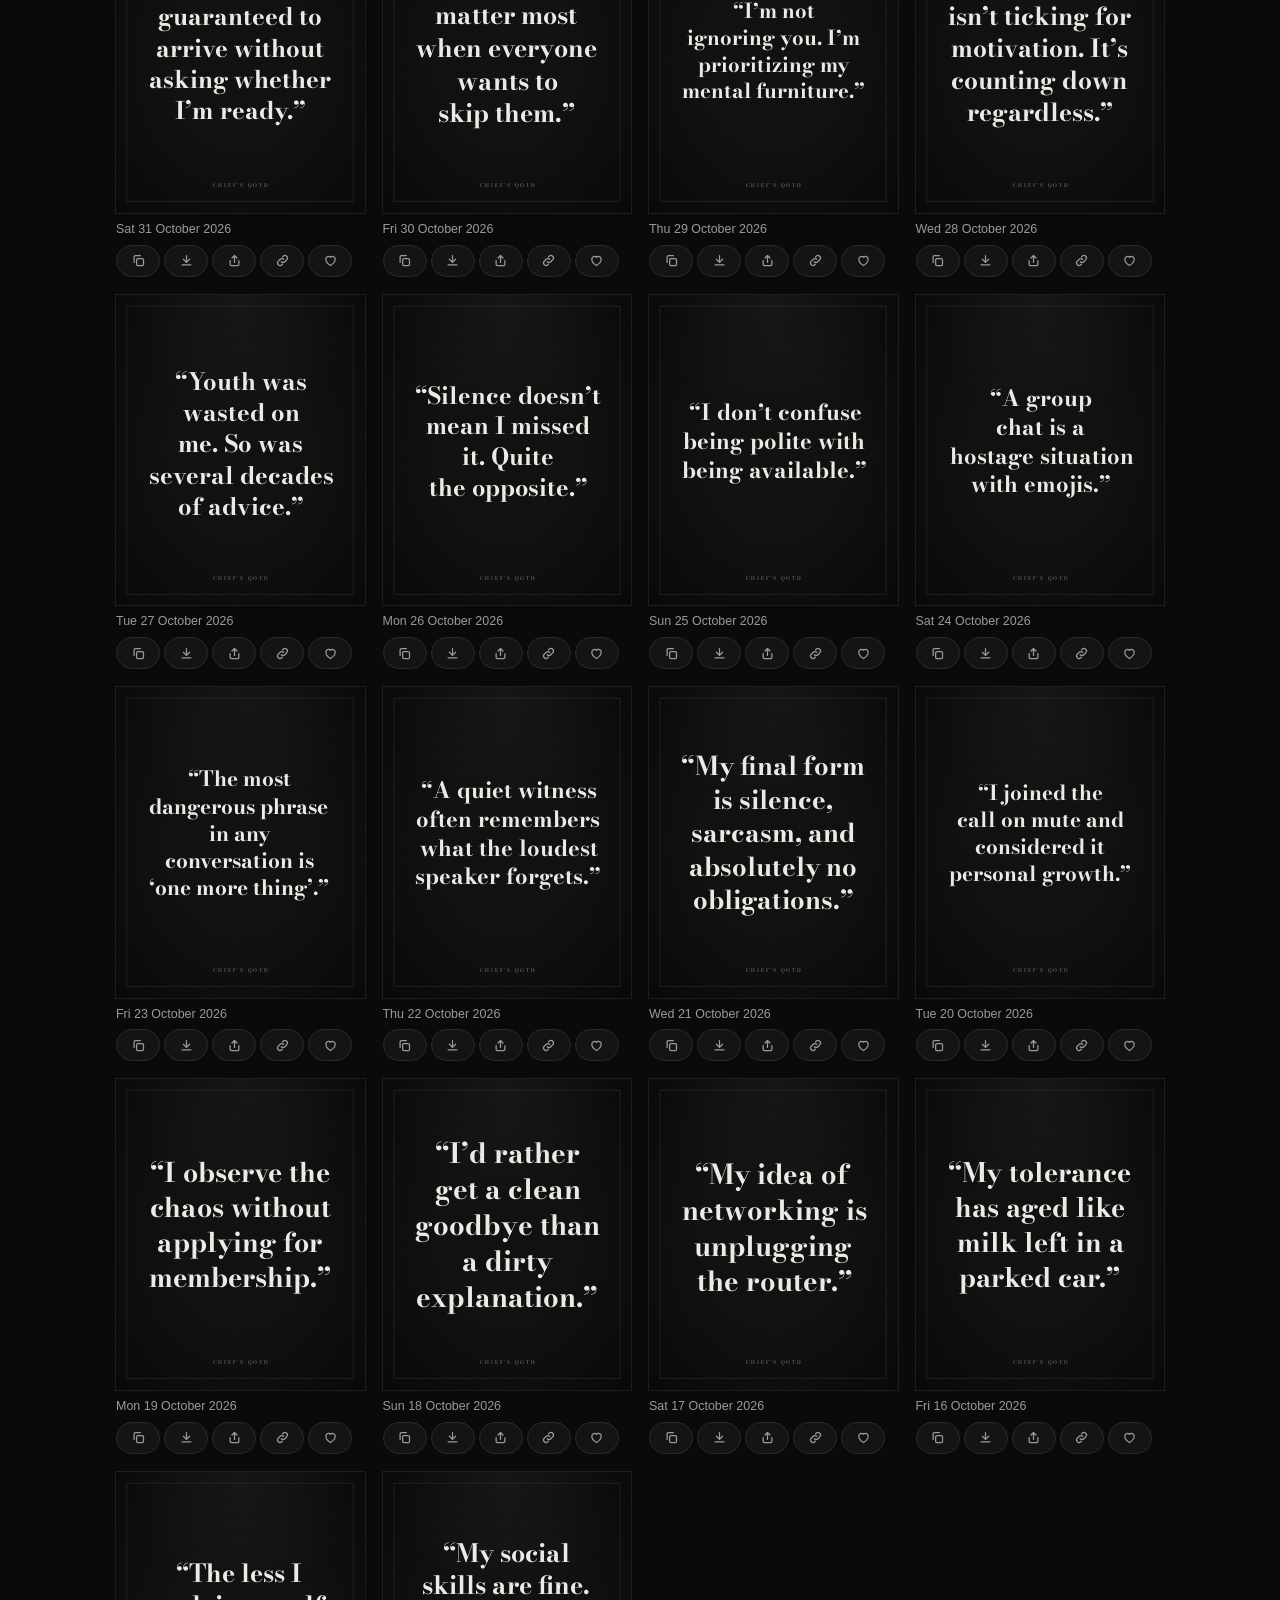
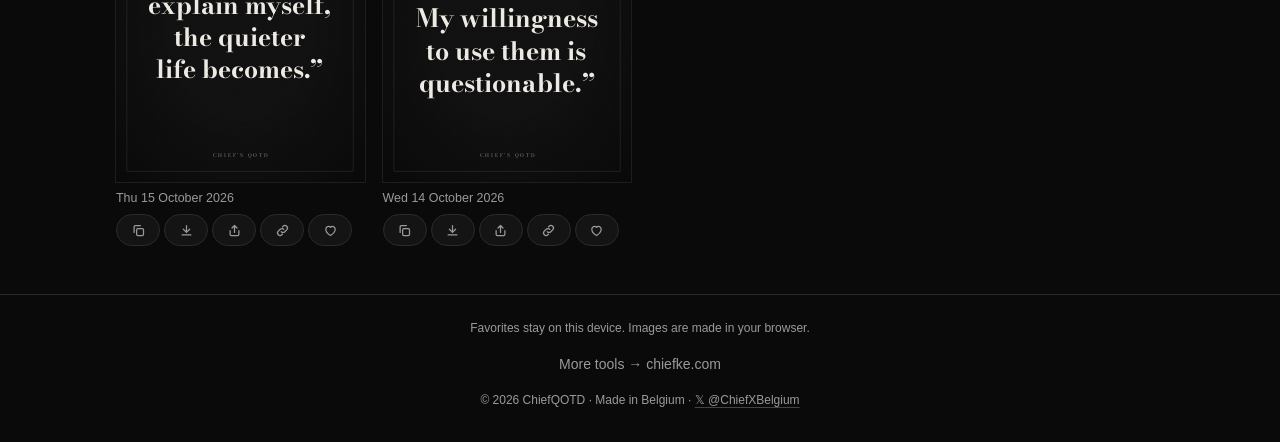
<file: qotd/index.html>
<!DOCTYPE html>
<html lang="en">
<head>
<meta charset="UTF-8">
<meta name="viewport" content="width=device-width, initial-scale=1.0">
<title>ChiefQOTD — Archive · chiefke</title>
<meta name="description" content="Chief's Quote Of The Day archive. Dark, dry, relatable quotes: search them, pull a random one, save one as an image or share it. Take one, they're free.">
<link rel="canonical" href="https://chiefke.com/qotd/">
<meta property="og:type" content="website">
<meta property="og:url" content="https://chiefke.com/qotd/">
<meta property="og:title" content="ChiefQOTD — Archive">
<meta property="og:description" content="Chief's Quote Of The Day archive. Dark, dry, relatable quotes: search them, pull a random one, save one as an image or share it. Take one, they're free.">
<meta property="og:site_name" content="chiefke">
<meta property="og:image" content="https://chiefke.com/assets/og/qotd.png">
<meta property="og:image:width" content="1200">
<meta property="og:image:height" content="630">
<meta name="twitter:card" content="summary_large_image">
<meta name="twitter:image" content="https://chiefke.com/assets/og/qotd.png">
<meta name="twitter:site" content="@ChiefXBelgium">
<meta name="twitter:title" content="ChiefQOTD — Archive">
<meta name="twitter:description" content="Chief's Quote Of The Day archive. Dark, dry, relatable quotes: search them, pull a random one, save one as an image or share it. Take one, they're free.">
<meta name="theme-color" content="#0a0a0a">
<meta name="color-scheme" content="dark">
<link rel="icon" href="../assets/icons/qotd/favicon.ico" sizes="16x16 32x32 48x48">
<link rel="icon" type="image/png" sizes="32x32" href="../assets/icons/qotd/favicon-32.png">
<link rel="icon" type="image/png" sizes="192x192" href="../assets/icons/qotd/icon-192.png">
<link rel="apple-touch-icon" href="../assets/icons/qotd/apple-touch-icon.png">
<link rel="stylesheet" href="../assets/fonts/fonts.css">
<link rel="stylesheet" href="../assets/brand/chief-tokens.css">
<link rel="stylesheet" href="../assets/brand/chief-footer.css">
<link rel="stylesheet" href="qotd.css">
</head>
<body>

<header class="wrap top">
  <div class="top-bar">
    <a class="home" href="/">chief<span class="ke">ke</span><span class="tld">.com</span></a>
    <a id="btn-home" class="home-btn" href="/" aria-label="All games" title="All games">⌂</a>
  </div>
  <h1>CHIEF'S QOTD <span>Archive</span></h1>
  <p class="tagline">Chief's Quote Of The Day. Dark, dry, relatable. Take one, they're free.</p>
</header>

<main class="wrap">
  <div class="tools">
    <label class="search">
      <span class="sr">Search quotes</span>
      <svg aria-hidden="true" viewBox="0 0 24 24"><circle cx="11" cy="11" r="6.5"/><path d="M16 16l4.5 4.5"/></svg>
      <input id="q" type="search" placeholder="Search quotes…" autocomplete="off" spellcheck="false">
    </label>
    <button type="button" class="btn btn-favs" id="favs" aria-pressed="false" aria-label="Show favorites only">
      <svg aria-hidden="true" viewBox="0 0 24 24"><path d="M12 20s-7.5-4.6-7.5-10.2A4.3 4.3 0 0 1 12 7a4.3 4.3 0 0 1 7.5 2.8C19.5 15.4 12 20 12 20z"/></svg>
      Favorites
    </button>
    <button type="button" class="btn" id="random">
      <svg aria-hidden="true" viewBox="0 0 24 24"><path d="M3 7h4l10 10h4M3 17h4l3-3M14 10l3-3h4M18 4l3 3-3 3M18 14l3 3-3 3"/></svg>
      Random quote
    </button>
  </div>
  <p class="count" id="count" aria-live="polite">Loading…</p>
  <ul class="grid" id="grid" aria-label="Quotes"></ul>
  <p class="empty" id="empty" hidden>Nothing matches. Even the void has standards.</p>
  <p class="sr" id="status" role="status" aria-live="polite"></p>
</main>

<!-- CHIEF-FOOTER:START -->
<!-- GENERATED by chief_brand_sync_engine.py — bron chief-assets brand/footer/chief-footer.html sha256:43a71205cc93 cfg:eb56e434 — NIET MET DE HAND BEWERKEN -->
<footer class="chief-footer">
  <div class="cf-inner">
    <p class="cf-line">Favorites stay on this device. Images are made in your browser.</p>
    <nav class="cf-links" aria-label="Footer"><a href="https://chiefke.com" rel="noopener">More tools → chiefke.com</a></nav>
    <p class="cf-meta"><span class="cf-grp">© 2026 ChiefQOTD</span><span class="cf-sep" aria-hidden="true"> · </span><span class="cf-grp">Made in Belgium · <a href="https://x.com/ChiefXBelgium" target="_blank" rel="noopener" aria-label="@ChiefXBelgium on X"><span aria-hidden="true">𝕏</span> @ChiefXBelgium</a></span></p>
  </div>
</footer>
<!-- CHIEF-FOOTER:END -->

<dialog id="lb" aria-label="Quote">
  <div class="lb-inner">
    <button type="button" class="lb-close" id="lb-close" aria-label="Close">
      <svg aria-hidden="true" viewBox="0 0 24 24"><path d="M6 6l12 12M18 6L6 18"/></svg>
    </button>
    <div class="lb-stage">
      <button type="button" class="lb-nav prev" id="lb-prev" aria-label="Previous quote"><svg aria-hidden="true" viewBox="0 0 24 24"><path d="M15 5l-7 7 7 7"/></svg></button>
      <div class="lb-card qcard" id="lb-card"></div>
      <button type="button" class="lb-nav next" id="lb-next" aria-label="Next quote"><svg aria-hidden="true" viewBox="0 0 24 24"><path d="M9 5l7 7-7 7"/></svg></button>
    </div>
    <p class="lb-date" id="lb-date"></p>
    <div class="lb-actions" id="lb-actions"></div>
  </div>
</dialog>

<script src="qotd.js" defer></script>
</body>
</html>
</file>
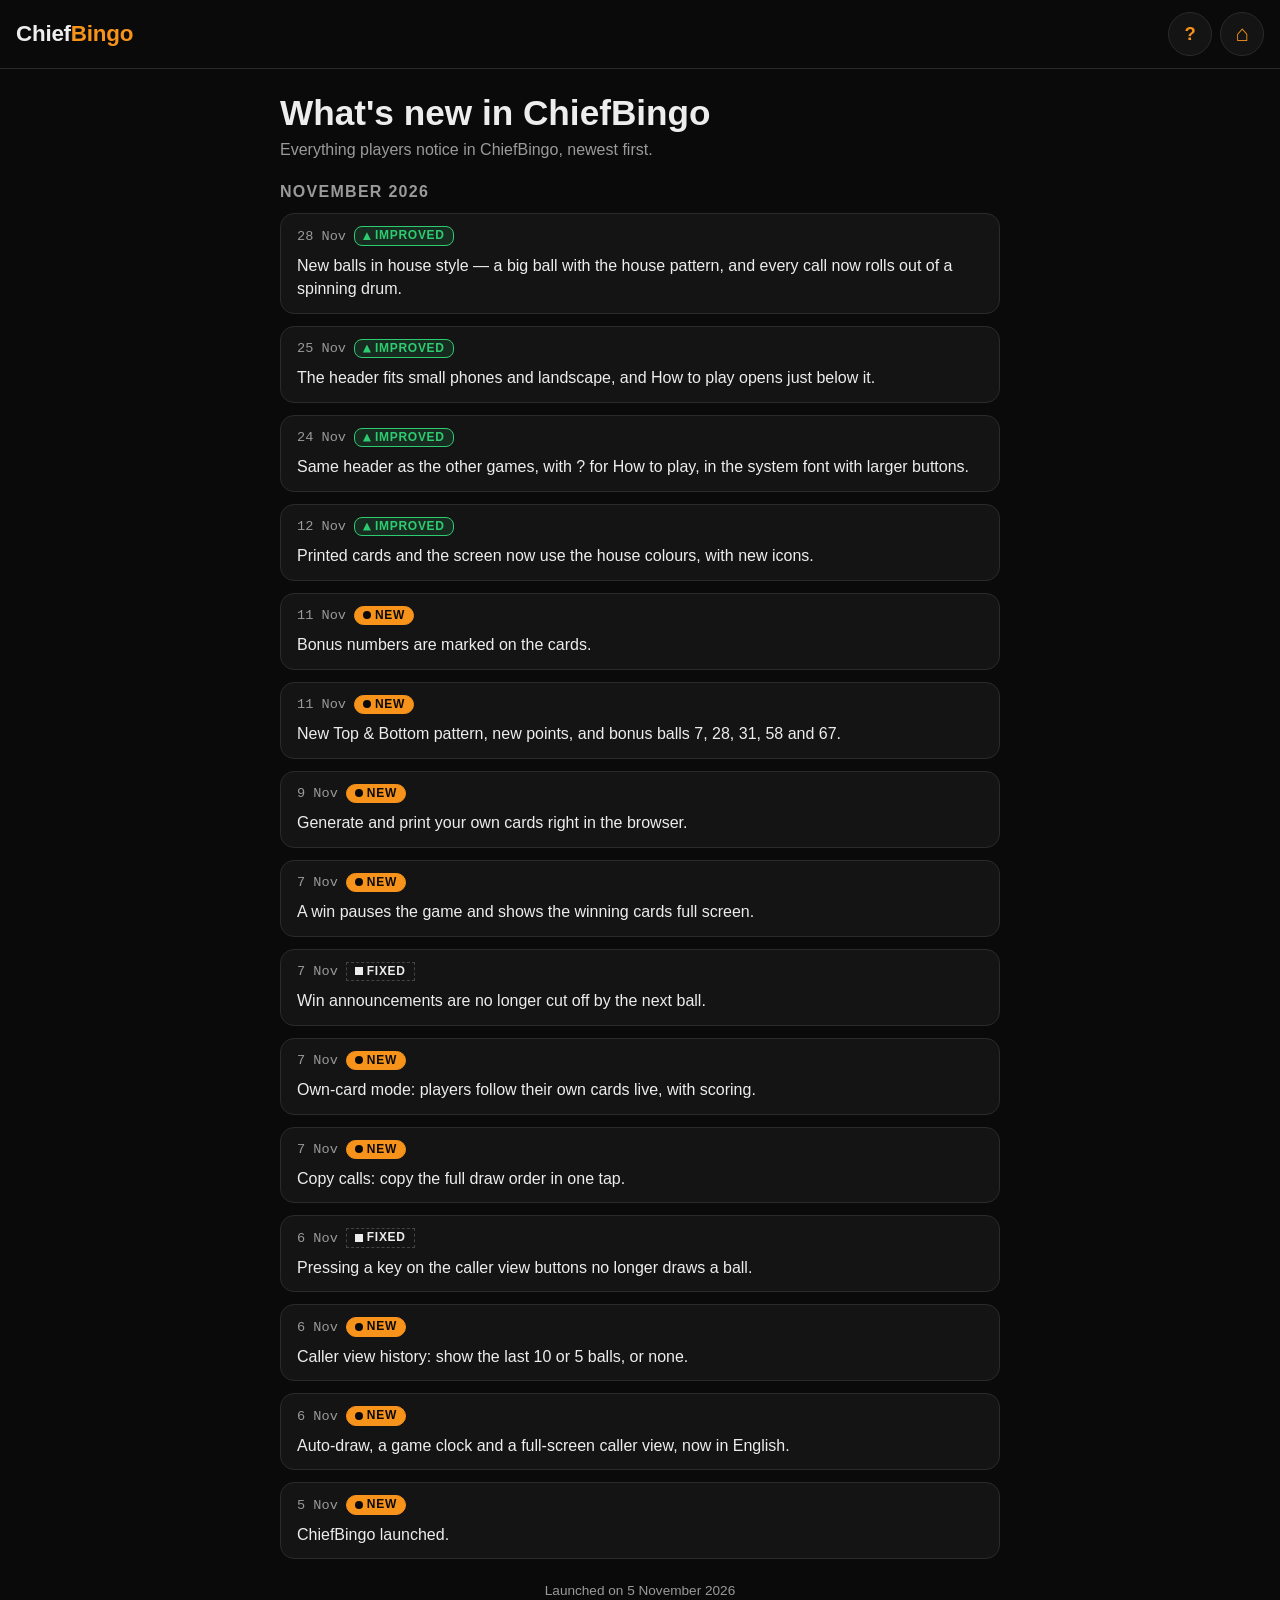
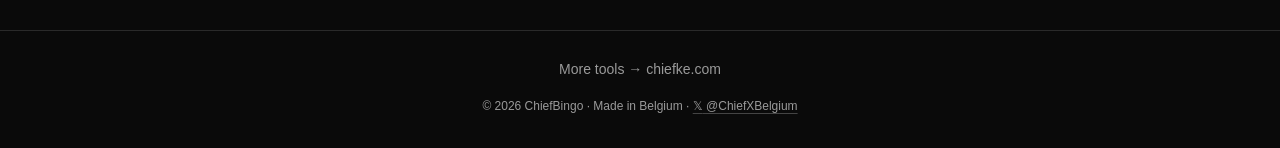
<file: bingo/updates/index.html>
<!doctype html>
<html lang="en">
<head>
<meta charset="utf-8">
<meta name="viewport" content="width=device-width,initial-scale=1,viewport-fit=cover">
<meta name="theme-color" content="#0a0a0a">
<!-- GENERATED by build.py uit changelog/bingo.json (enkel het footerblok komt van chief-brand-sync) -->
<link rel="icon" href="../../assets/icons/bingo/favicon.ico" sizes="16x16 32x32 48x48">
<link rel="icon" href="../../assets/icons/bingo/favicon.svg" type="image/svg+xml">
<link rel="icon" type="image/png" sizes="32x32" href="../../assets/icons/bingo/favicon-32.png">
<link rel="apple-touch-icon" href="../../assets/icons/bingo/apple-touch-icon.png">
<title>What's new in ChiefBingo</title>
<meta name="description" content="What&#x27;s new in ChiefBingo: every change players notice since the launch on 5 November 2026, newest first.">
<link rel="canonical" href="https://chiefke.com/bingo/updates/">
<meta property="og:type" content="website">
<meta property="og:url" content="https://chiefke.com/bingo/updates/">
<meta property="og:title" content="What&#x27;s new in ChiefBingo">
<meta property="og:description" content="What&#x27;s new in ChiefBingo: every change players notice since the launch on 5 November 2026, newest first.">
<meta property="og:site_name" content="chiefke">
<meta property="og:image" content="https://chiefke.com/assets/og/bingo.png">
<meta property="og:image:width" content="1200">
<meta property="og:image:height" content="630">
<meta name="twitter:card" content="summary_large_image">
<meta name="twitter:site" content="@ChiefXBelgium">
<meta name="twitter:title" content="What&#x27;s new in ChiefBingo">
<meta name="twitter:description" content="What&#x27;s new in ChiefBingo: every change players notice since the launch on 5 November 2026, newest first.">
<meta name="twitter:image" content="https://chiefke.com/assets/og/bingo.png">
<link rel="stylesheet" href="../../assets/brand/chief-tokens.css">
<link rel="stylesheet" href="../../assets/brand/chief-gamebar.css">
<link rel="stylesheet" href="../../assets/brand/chief-footer.css">
<link rel="stylesheet" href="../../assets/updates/updates.css">
<style>
html{color-scheme:dark}
body{margin:0;background:var(--chief-bg);color:var(--chief-text);font-family:var(--chief-font-body);min-height:100vh;min-height:100dvh;display:flex;flex-direction:column;overflow-x:hidden}
.chief-wordmark span{color:var(--chief-accent)}
</style>
<script src="../../assets/updates/updates.js" data-game="bingo" data-latest="2026-11-28" data-page="updates" defer></script>
</head>
<body>
<header class="chief-gamebar">
  <a class="chief-wordmark" href="/bingo/">Chief<span>Bingo</span></a>
  <div class="chief-gamebar__actions">
    <button id="btn-help" class="chief-gamebar__btn chief-gamebar__btn--help" type="button" aria-label="How to play" aria-haspopup="dialog" aria-controls="help">?</button>
    <a id="btn-home" class="chief-gamebar__btn chief-gamebar__btn--home" href="/bingo/" aria-label="ChiefBingo">⌂</a>
  </div>
</header>

<main class="upd">
  <h1>What's new in ChiefBingo</h1>
  <p class="upd-about">Everything players notice in ChiefBingo, newest first.</p>
  <section class="upd-month" aria-labelledby="m-2026-11">
    <h2 id="m-2026-11">November 2026</h2>
    <ol class="upd-list">
      <li class="upd-entry">
        <div class="upd-meta"><time class="upd-date" datetime="2026-11-28">28 Nov</time><span class="upd-kind upd-kind--improved">Improved</span></div>
        <p class="upd-text">New balls in house style — a big ball with the house pattern, and every call now rolls out of a spinning drum.</p>
      </li>
      <li class="upd-entry">
        <div class="upd-meta"><time class="upd-date" datetime="2026-11-25">25 Nov</time><span class="upd-kind upd-kind--improved">Improved</span></div>
        <p class="upd-text">The header fits small phones and landscape, and How to play opens just below it.</p>
      </li>
      <li class="upd-entry">
        <div class="upd-meta"><time class="upd-date" datetime="2026-11-24">24 Nov</time><span class="upd-kind upd-kind--improved">Improved</span></div>
        <p class="upd-text">Same header as the other games, with ? for How to play, in the system font with larger buttons.</p>
      </li>
      <li class="upd-entry">
        <div class="upd-meta"><time class="upd-date" datetime="2026-11-12">12 Nov</time><span class="upd-kind upd-kind--improved">Improved</span></div>
        <p class="upd-text">Printed cards and the screen now use the house colours, with new icons.</p>
      </li>
      <li class="upd-entry">
        <div class="upd-meta"><time class="upd-date" datetime="2026-11-11">11 Nov</time><span class="upd-kind upd-kind--new">New</span></div>
        <p class="upd-text">Bonus numbers are marked on the cards.</p>
      </li>
      <li class="upd-entry">
        <div class="upd-meta"><time class="upd-date" datetime="2026-11-11">11 Nov</time><span class="upd-kind upd-kind--new">New</span></div>
        <p class="upd-text">New Top &amp; Bottom pattern, new points, and bonus balls 7, 28, 31, 58 and 67.</p>
      </li>
      <li class="upd-entry">
        <div class="upd-meta"><time class="upd-date" datetime="2026-11-09">9 Nov</time><span class="upd-kind upd-kind--new">New</span></div>
        <p class="upd-text">Generate and print your own cards right in the browser.</p>
      </li>
      <li class="upd-entry">
        <div class="upd-meta"><time class="upd-date" datetime="2026-11-07">7 Nov</time><span class="upd-kind upd-kind--new">New</span></div>
        <p class="upd-text">A win pauses the game and shows the winning cards full screen.</p>
      </li>
      <li class="upd-entry">
        <div class="upd-meta"><time class="upd-date" datetime="2026-11-07">7 Nov</time><span class="upd-kind upd-kind--fixed">Fixed</span></div>
        <p class="upd-text">Win announcements are no longer cut off by the next ball.</p>
      </li>
      <li class="upd-entry">
        <div class="upd-meta"><time class="upd-date" datetime="2026-11-07">7 Nov</time><span class="upd-kind upd-kind--new">New</span></div>
        <p class="upd-text">Own-card mode: players follow their own cards live, with scoring.</p>
      </li>
      <li class="upd-entry">
        <div class="upd-meta"><time class="upd-date" datetime="2026-11-07">7 Nov</time><span class="upd-kind upd-kind--new">New</span></div>
        <p class="upd-text">Copy calls: copy the full draw order in one tap.</p>
      </li>
      <li class="upd-entry">
        <div class="upd-meta"><time class="upd-date" datetime="2026-11-06">6 Nov</time><span class="upd-kind upd-kind--fixed">Fixed</span></div>
        <p class="upd-text">Pressing a key on the caller view buttons no longer draws a ball.</p>
      </li>
      <li class="upd-entry">
        <div class="upd-meta"><time class="upd-date" datetime="2026-11-06">6 Nov</time><span class="upd-kind upd-kind--new">New</span></div>
        <p class="upd-text">Caller view history: show the last 10 or 5 balls, or none.</p>
      </li>
      <li class="upd-entry">
        <div class="upd-meta"><time class="upd-date" datetime="2026-11-06">6 Nov</time><span class="upd-kind upd-kind--new">New</span></div>
        <p class="upd-text">Auto-draw, a game clock and a full-screen caller view, now in English.</p>
      </li>
      <li class="upd-entry">
        <div class="upd-meta"><time class="upd-date" datetime="2026-11-05">5 Nov</time><span class="upd-kind upd-kind--new">New</span></div>
        <p class="upd-text">ChiefBingo launched.</p>
      </li>
    </ol>
  </section>
  <p class="upd-launched">Launched on 5 November 2026</p>
</main>

<div id="help" class="chief-sheet" hidden>
  <div class="chief-sheet__box" role="dialog" aria-modal="true" aria-labelledby="help-title">
    <div class="chief-sheet__head"><h2 id="help-title">What's new in ChiefBingo</h2><button id="btn-help-close" class="chief-gamebar__btn" type="button" aria-label="Close">✕</button></div>
    <p class="upd-sheet-text">Everything players notice in ChiefBingo, newest first.</p>
    <a class="chief-upd-link" href="/bingo/">Play ChiefBingo</a>
  </div>
</div>
<!-- CHIEF-FOOTER:START -->
<!-- GENERATED by chief_brand_sync_engine.py — bron chief-assets brand/footer/chief-footer.html sha256:43a71205cc93 cfg:64817f78 — NIET MET DE HAND BEWERKEN -->
<footer class="chief-footer">
  <div class="cf-inner">
    <nav class="cf-links" aria-label="Footer"><a href="https://chiefke.com" rel="noopener">More tools → chiefke.com</a></nav>
    <p class="cf-meta"><span class="cf-grp">© 2026 ChiefBingo</span><span class="cf-sep" aria-hidden="true"> · </span><span class="cf-grp">Made in Belgium · <a href="https://x.com/ChiefXBelgium" target="_blank" rel="noopener" aria-label="@ChiefXBelgium on X"><span aria-hidden="true">𝕏</span> @ChiefXBelgium</a></span></p>
  </div>
</footer>
<!-- CHIEF-FOOTER:END -->
</body>
</html>
</file>
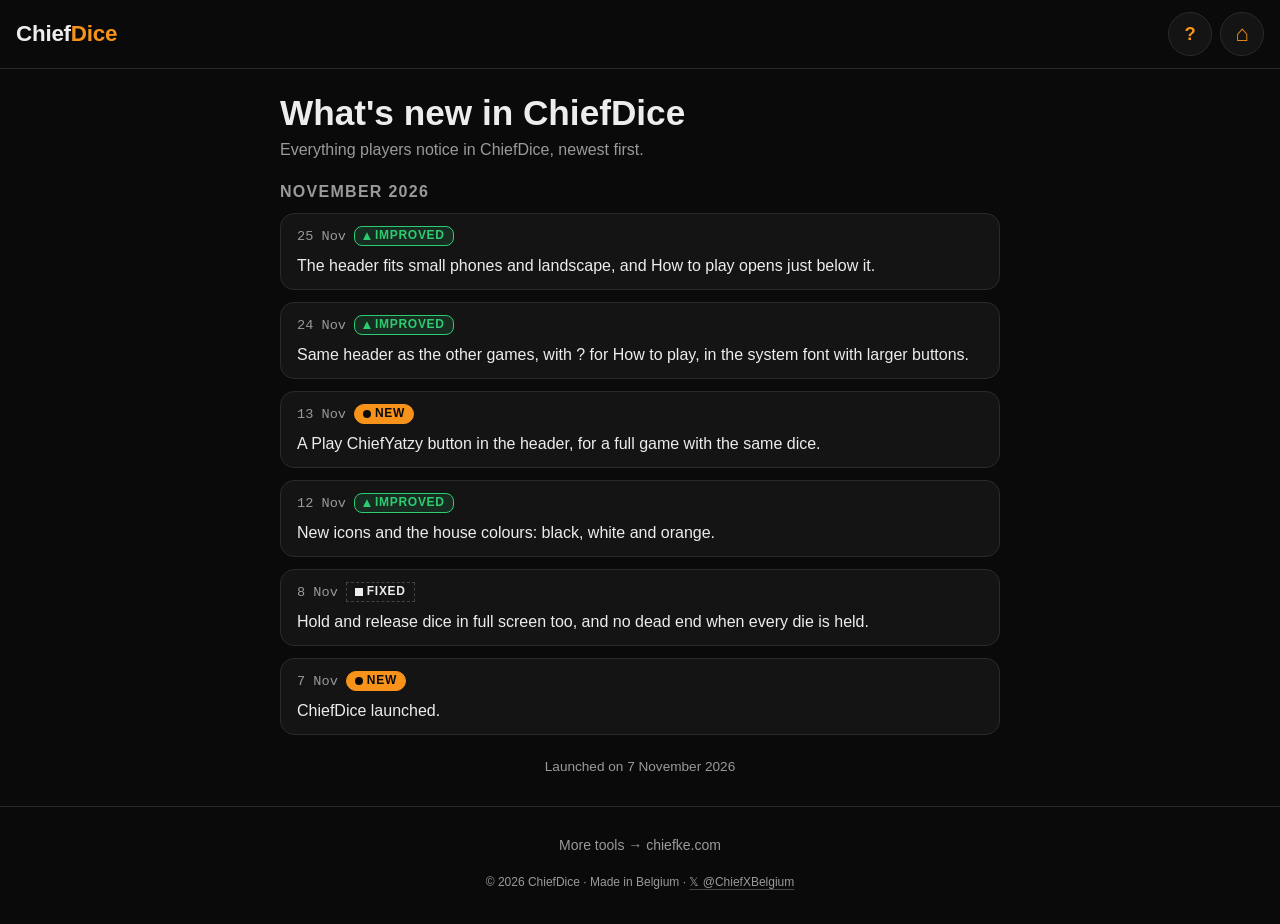
<file: dice/updates/index.html>
<!doctype html>
<html lang="en">
<head>
<meta charset="utf-8">
<meta name="viewport" content="width=device-width,initial-scale=1,viewport-fit=cover">
<meta name="theme-color" content="#0a0a0a">
<!-- GENERATED by build.py uit changelog/dice.json (enkel het footerblok komt van chief-brand-sync) -->
<link rel="icon" href="../../assets/icons/dice/favicon.ico" sizes="16x16 32x32 48x48">
<link rel="icon" href="../../assets/icons/dice/favicon.svg" type="image/svg+xml">
<link rel="icon" type="image/png" sizes="32x32" href="../../assets/icons/dice/favicon-32.png">
<link rel="apple-touch-icon" href="../../assets/icons/dice/apple-touch-icon.png">
<title>What's new in ChiefDice</title>
<meta name="description" content="What&#x27;s new in ChiefDice: every change players notice since the launch on 7 November 2026, newest first.">
<link rel="canonical" href="https://chiefke.com/dice/updates/">
<meta property="og:type" content="website">
<meta property="og:url" content="https://chiefke.com/dice/updates/">
<meta property="og:title" content="What&#x27;s new in ChiefDice">
<meta property="og:description" content="What&#x27;s new in ChiefDice: every change players notice since the launch on 7 November 2026, newest first.">
<meta property="og:site_name" content="chiefke">
<meta property="og:image" content="https://chiefke.com/assets/og/dice.png">
<meta property="og:image:width" content="1200">
<meta property="og:image:height" content="630">
<meta name="twitter:card" content="summary_large_image">
<meta name="twitter:site" content="@ChiefXBelgium">
<meta name="twitter:title" content="What&#x27;s new in ChiefDice">
<meta name="twitter:description" content="What&#x27;s new in ChiefDice: every change players notice since the launch on 7 November 2026, newest first.">
<meta name="twitter:image" content="https://chiefke.com/assets/og/dice.png">
<link rel="stylesheet" href="../../assets/brand/chief-tokens.css">
<link rel="stylesheet" href="../../assets/brand/chief-gamebar.css">
<link rel="stylesheet" href="../../assets/brand/chief-footer.css">
<link rel="stylesheet" href="../../assets/updates/updates.css">
<style>
html{color-scheme:dark}
body{margin:0;background:var(--chief-bg);color:var(--chief-text);font-family:var(--chief-font-body);min-height:100vh;min-height:100dvh;display:flex;flex-direction:column;overflow-x:hidden}
.chief-wordmark span{color:var(--chief-accent)}
</style>
<script src="../../assets/updates/updates.js" data-game="dice" data-latest="2026-11-25" data-page="updates" defer></script>
</head>
<body>
<header class="chief-gamebar">
  <a class="chief-wordmark" href="/dice/">Chief<span>Dice</span></a>
  <div class="chief-gamebar__actions">
    <button id="btn-help" class="chief-gamebar__btn chief-gamebar__btn--help" type="button" aria-label="How to play" aria-haspopup="dialog" aria-controls="help">?</button>
    <a id="btn-home" class="chief-gamebar__btn chief-gamebar__btn--home" href="/dice/" aria-label="ChiefDice">⌂</a>
  </div>
</header>

<main class="upd">
  <h1>What's new in ChiefDice</h1>
  <p class="upd-about">Everything players notice in ChiefDice, newest first.</p>
  <section class="upd-month" aria-labelledby="m-2026-11">
    <h2 id="m-2026-11">November 2026</h2>
    <ol class="upd-list">
      <li class="upd-entry">
        <div class="upd-meta"><time class="upd-date" datetime="2026-11-25">25 Nov</time><span class="upd-kind upd-kind--improved">Improved</span></div>
        <p class="upd-text">The header fits small phones and landscape, and How to play opens just below it.</p>
      </li>
      <li class="upd-entry">
        <div class="upd-meta"><time class="upd-date" datetime="2026-11-24">24 Nov</time><span class="upd-kind upd-kind--improved">Improved</span></div>
        <p class="upd-text">Same header as the other games, with ? for How to play, in the system font with larger buttons.</p>
      </li>
      <li class="upd-entry">
        <div class="upd-meta"><time class="upd-date" datetime="2026-11-13">13 Nov</time><span class="upd-kind upd-kind--new">New</span></div>
        <p class="upd-text">A Play ChiefYatzy button in the header, for a full game with the same dice.</p>
      </li>
      <li class="upd-entry">
        <div class="upd-meta"><time class="upd-date" datetime="2026-11-12">12 Nov</time><span class="upd-kind upd-kind--improved">Improved</span></div>
        <p class="upd-text">New icons and the house colours: black, white and orange.</p>
      </li>
      <li class="upd-entry">
        <div class="upd-meta"><time class="upd-date" datetime="2026-11-08">8 Nov</time><span class="upd-kind upd-kind--fixed">Fixed</span></div>
        <p class="upd-text">Hold and release dice in full screen too, and no dead end when every die is held.</p>
      </li>
      <li class="upd-entry">
        <div class="upd-meta"><time class="upd-date" datetime="2026-11-07">7 Nov</time><span class="upd-kind upd-kind--new">New</span></div>
        <p class="upd-text">ChiefDice launched.</p>
      </li>
    </ol>
  </section>
  <p class="upd-launched">Launched on 7 November 2026</p>
</main>

<div id="help" class="chief-sheet" hidden>
  <div class="chief-sheet__box" role="dialog" aria-modal="true" aria-labelledby="help-title">
    <div class="chief-sheet__head"><h2 id="help-title">What's new in ChiefDice</h2><button id="btn-help-close" class="chief-gamebar__btn" type="button" aria-label="Close">✕</button></div>
    <p class="upd-sheet-text">Everything players notice in ChiefDice, newest first.</p>
    <a class="chief-upd-link" href="/dice/">Play ChiefDice</a>
  </div>
</div>
<!-- CHIEF-FOOTER:START -->
<!-- GENERATED by chief_brand_sync_engine.py — bron chief-assets brand/footer/chief-footer.html sha256:43a71205cc93 cfg:e579ccf5 — NIET MET DE HAND BEWERKEN -->
<footer class="chief-footer">
  <div class="cf-inner">
    <nav class="cf-links" aria-label="Footer"><a href="https://chiefke.com" rel="noopener">More tools → chiefke.com</a></nav>
    <p class="cf-meta"><span class="cf-grp">© 2026 ChiefDice</span><span class="cf-sep" aria-hidden="true"> · </span><span class="cf-grp">Made in Belgium · <a href="https://x.com/ChiefXBelgium" target="_blank" rel="noopener" aria-label="@ChiefXBelgium on X"><span aria-hidden="true">𝕏</span> @ChiefXBelgium</a></span></p>
  </div>
</footer>
<!-- CHIEF-FOOTER:END -->
</body>
</html>
</file>
<file: assets/brand/chief-tokens.css>
/* GENERATED by chief_brand_sync_engine.py — bron chief-assets brand/chief-tokens.css sha256:4f9b4c3d5825 — NIET MET DE HAND BEWERKEN */
/* chief-tokens.css — Chief huisstijl, bron van waarheid (chief-assets brand/).
   Eén donker thema voor alle sites, geen light-variant. Sites krijgen een kopie via de sync-engine,
   nooit met de hand bewerken in een site-repo. Merk-specifieke tokens (bv. QOTD --q-*) horen hier niet. */
:root {
  /* kern */
  --chief-bg:           #0a0a0a;
  --chief-surface:      #141414;
  --chief-text:         #ededed;
  --chief-muted:        #9a9a9a;
  --chief-accent:       #f7931a;
  --chief-border:       #2a2a2a;
  --chief-ok:           #2ecc71;
  --chief-err:          #e94e4e;
  --chief-radius:       14px;
  --chief-font-body:    -apple-system, BlinkMacSystemFont, "Segoe UI", Roboto, "Helvetica Neue", Arial, sans-serif;
  --chief-font-mono:    "JetBrains Mono", ui-monospace, SFMono-Regular, Menlo, monospace;
  --chief-font-display: var(--chief-font-body);   /* systeemfont sinds 2026-11-24 (geen webfonts); zwaar via --chief-fw-heavy */

  /* aanvullend */
  --chief-surface-2:     #1c1c1c;               /* hover/elevated */
  --chief-border-strong: #444444;               /* hover-border */
  --chief-accent-dim:    rgba(247,147,26,.12);  /* tag/badge-achtergrond */
  --chief-accent-ink:    #0a0a0a;               /* tekst óp accent-fill */
  --chief-ok-dim:        rgba(46,204,113,.12);  /* ok-tint: succes-box-achtergrond */
  --chief-err-dim:       rgba(233,78,78,.12);   /* err-tint: fout-box-achtergrond */
  --chief-backdrop:      rgba(0,0,0,.7);        /* modal-/lightbox-backdrop */
  --chief-die:           #f4f1ea;               /* crème dobbelsteenvlak; ogen --chief-bg (17.55 op die), 1-oog --chief-accent */
  --chief-card-face:     #f4f1ea;               /* cards PoC: crème kaartvlak (= --chief-die); zwarte kleuren ♠♣ = --chief-bg (17.55) */
  --chief-card-red:      #c8102e;               /* cards PoC: rode kleuren ♥♦, 5.22 op card-face */
  --chief-card-green:    #3fb86b;               /* ChiefMahjong-stenen: groen, 6.72 op --chief-surface-2 (steenvlak) */
  --chief-card-blue:     #5a9cf0;               /* ChiefMahjong-stenen: blauw, 6.04 op --chief-surface-2 (steenvlak) */
  --chief-radius-sm:     8px;                   /* inputs/selects */
  --chief-radius-pill:   999px;                 /* knoppen (standaard), tags */
  --chief-space-1: 4px;  --chief-space-2: 8px;  --chief-space-3: 12px; --chief-space-4: 16px;
  --chief-space-5: 20px; --chief-space-6: 24px; --chief-space-7: 32px; --chief-space-8: 48px;

  /* typografie (games UI ronde 2, 2026-11-24): schaal xs…title, rollen verwijzen naar een stap. Geen vaste px/rem in sites */
  --chief-fs-xs:       .75rem;                       /* 12 px: badges, kleine meta (ondergrens) */
  --chief-fs-sm:       .85rem;                       /* 13,6 px: labels, meta, seg, kleine knop */
  --chief-fs-md:       1rem;                         /* 16 px: body, knoppen */
  --chief-fs-lg:       1.15rem;                      /* 18,4 px: h2, scores, wordmark op smalle schermen */
  --chief-fs-xl:       1.4rem;                       /* 22,4 px: wordmark, eindtotalen */
  --chief-fs-title:    clamp(1.5rem, 5.5vw, 2.2rem); /* schermtitel (h1) */
  --chief-fs-wordmark: var(--chief-fs-xl);
  --chief-fs-subtitle: var(--chief-fs-lg);
  --chief-fs-body:     var(--chief-fs-md);
  --chief-fs-btn:      var(--chief-fs-md);
  --chief-fs-meta:     var(--chief-fs-sm);
  --chief-fs-score:    var(--chief-fs-xl);
  --chief-fw-bold:     700;                          /* knoppen, labels */
  --chief-fw-heavy:    800;                          /* wordmark, titels, scores, vroegere display-tekst */
  --chief-lh-tight:    1.15;
  --chief-lh-body:     1.45;

  /* tap-targets: bedieningsknoppen ≥ --chief-tap (spelstukken uitgezonderd) */
  --chief-tap:         44px;                         /* min-height/-width van knop, seg, chip, icoonknop */
  --chief-tap-big:     52px;                         /* .big-knoppen */
  --chief-tap-visual-sm: 32px;                       /* zichtbare hoogte van de kleine destructieve knop (tikvlak blijft --chief-tap) */

  /* grafieken: reeks 1 = --chief-accent (vlak: --chief-accent-dim) */
  --chief-chart-2:       #4a90d9;               /* reeks 2: 5.92 op bg, 3.34 op wit; blauw ≠ oranje/rood, ook bij protan/deutan */
  --chief-chart-2-dim:   rgba(74,144,217,.08);  /* vlak onder reeks 2 */

  /* print/PDF-export: wit papier (geen UI-thema; schermen blijven donker) */
  --chief-print-paper:   #ffffff;
  --chief-print-ink:     #0a0a0a;               /* 19.80 op paper */
  --chief-print-muted:   #5c5c5c;               /* 6.69 op paper */
  --chief-print-rule:    #dcdcdc;               /* lijnen, gridlines (decoratief) */
  --chief-print-ok:      #1a7f45;               /* 5.04 op paper */
  --chief-print-err:     #c0392b;               /* 5.44 op paper */
}
</file>
<file: assets/brand/chief-footer.css>
/* GENERATED by chief_brand_sync_engine.py — bron chief-assets brand/footer/chief-footer.css sha256:cd4853b00954 — NIET MET DE HAND BEWERKEN */
/* chief-footer.css — gedeelde Chief-footer, bron van waarheid (chief-assets brand/footer/).
   Enkel var(--chief-*) uit chief-tokens.css (vóór dit bestand geladen); geen hex, geen externe requests.
   Sites krijgen een kopie via de sync-engine, nooit met de hand bewerken in een site-repo.
   Contrast: --chief-muted op --chief-bg 7.0 : 1, op --chief-surface 6.5 : 1; hover/focus --chief-text 17 : 1.
   Verborgen in full-screen (:fullscreen) en in print. */
.chief-footer {
  position: relative; z-index: 0;   /* boven fixed decor met z-index 0 (bv. een achtergrondgrid) */
  box-sizing: border-box; width: 100%; flex-shrink: 0;
  margin: 0;
  padding: var(--chief-space-6) var(--chief-space-4) calc(var(--chief-space-7) + env(safe-area-inset-bottom, 0px));
  border-top: 1px solid var(--chief-border);
  background: transparent;
  color: var(--chief-muted);
  font: 400 .8125rem/1.55 var(--chief-font-body);
  letter-spacing: normal; text-transform: none;
  text-align: center;
}
.chief-footer *, .chief-footer *::before, .chief-footer *::after { box-sizing: border-box; }
.chief-footer .cf-inner { max-width: 960px; margin: 0 auto; display: flex; flex-direction: column; align-items: center; gap: var(--chief-space-3); }
.chief-footer p { margin: 0; padding: 0; }
.chief-footer .cf-line { max-width: 44rem; font-size: .75rem; }
.chief-footer .cf-mono { font-family: var(--chief-font-mono); font-size: .95em; }
.chief-footer .cf-links { display: flex; flex-wrap: wrap; justify-content: center; gap: 0 var(--chief-space-4); }
.chief-footer .cf-links a { display: inline-block; padding: var(--chief-space-1); font-size: .875rem; text-decoration: none; }
.chief-footer .cf-meta { font-size: .75rem; }
.chief-footer .cf-grp { white-space: nowrap; }
.chief-footer a { color: var(--chief-muted); border-radius: var(--chief-radius-sm); transition: color .15s ease; }
.chief-footer .cf-line a, .chief-footer .cf-meta a { text-decoration: underline; text-decoration-color: var(--chief-border-strong); text-underline-offset: 3px; }
.chief-footer a:hover { color: var(--chief-text); text-decoration-color: currentColor; }
.chief-footer a:focus-visible { color: var(--chief-text); outline: 2px solid var(--chief-accent); outline-offset: 2px; }
.chief-footer a[aria-current="page"] { color: var(--chief-text); }
@media (max-width: 520px) {
  .chief-footer .cf-grp { display: block; }
  .chief-footer .cf-sep { display: none; }
}
:fullscreen .chief-footer { display: none; }
:-webkit-full-screen .chief-footer { display: none; }
@media print { .chief-footer { display: none; } }
@media (prefers-reduced-motion: reduce) { .chief-footer a { transition: none; } }
</file>
<file: assets/brand/chief-gamebar.css>
/* GENERATED by chief_brand_sync_engine.py — bron chief-assets brand/chief-gamebar.css sha256:394031d1cf9e — NIET MET DE HAND BEWERKEN */
/* chief-gamebar.css — gedeelde "game chrome" voor alle spelpagina's (bron van waarheid, chief-assets brand/).
   Sites krijgen een kopie via de sync-engine, naast chief-tokens.css; nooit met de hand bewerken in een site-repo.
   Laden ná chief-tokens.css. Enkel var(--chief-*), geen hex/rgb. Elke selector hangt aan een eigen klasse
   (.chief-gamebar, .chief-wordmark, .chief-lang, .chief-btn--*, .chief-sheet): een pagina zonder die klassen verandert niet.
   Enkel vorm: markup, ids, i18n en het gedrag van ⌂ en ? blijven per site.

   Header, knopvolgorde rechts vast (⌂ altijd uiterst rechts, ook op het spel-home: daar aria-disabled):
     <header class="chief-gamebar">
       <a class="chief-wordmark" href="/<spel>/">Chief<span>Spel</span></a>
       <div class="chief-gamebar__actions">
         [extra: .chief-gamebar__btn, bv. ⛶ 🔊 ⋯]
         <button class="chief-gamebar__chip">👤 <span class="chief-gamebar__chip-name">Naam</span></button>
         <div class="chief-lang" role="group" aria-label="Language"><button aria-pressed="true">EN</button><button aria-pressed="false">NL</button></div>
         <button class="chief-gamebar__btn chief-gamebar__btn--help" aria-label="How to play" aria-haspopup="dialog">?</button>
         <a class="chief-gamebar__btn chief-gamebar__btn--home" aria-label="Home">⌂</a>
       </div>
     </header>
   [extra] = .chief-gamebar__btn (icoon) of .chief-gamebar__pill (link-pill, bv. "Play ChiefYatzy →"). Tekst in een [extra]
     staat in .chief-gamebar__label: onder 520 px verborgen (enkel het icoon, .chief-gamebar__icon), de tekst blijft in aria-label.
   Inline bevestiging ("Tap again — …"): .chief-btn--confirming op de knop zelf; .chief-gamebar--confirming op de header
   laat alles behalve ⌂ en de ✕ (.chief-gamebar__cancel, direct links van ⌂) wijken zolang. Nooit een overlay of toast.
   --chief-gamebar-h = onderkant van de header (geen token: de pagina mag hem meten en zetten, bv. via JS op <body>);
     zonder waarde rekent de sheet met de standaardhoogte van de header (padding + --chief-tap + rand).
   .chief-tap-after = compacte bedieningsknop in een speelveld (CLAUDE.md): zichtbaar < 44 px mag, het ::after-tikvlak is
     ≥ --chief-tap en gecentreerd. Het element zelf houdt zijn ::after vrij.
   How to play: <div class="chief-sheet"><div class="chief-sheet__box" role="dialog" aria-modal="true">
     <div class="chief-sheet__head"><h2>How to play</h2><button class="chief-gamebar__btn">✕</button></div> … </div></div> */

/* ------------------------------------------------------------ header */
.chief-gamebar {
  position: relative; z-index: 25;
  display: flex; align-items: center; justify-content: space-between; gap: var(--chief-space-3);
  padding: max(var(--chief-space-3), env(safe-area-inset-top)) max(var(--chief-space-4), env(safe-area-inset-right))
           var(--chief-space-3) max(var(--chief-space-4), env(safe-area-inset-left));
  background: var(--chief-bg); border-bottom: 1px solid var(--chief-border);
  font-family: var(--chief-font-body); color: var(--chief-text);
}
.chief-gamebar__actions { display: flex; align-items: center; gap: var(--chief-space-2); margin-left: auto; flex: none; }
.chief-gamebar__actions > * { flex-shrink: 0; }   /* nooit stil samendrukken: te breed = meetbare fout, geen afgekapte knop */
.chief-gamebar__actions > [hidden] { display: none; }

/* ------------------------------------------------------------ wordmark: systeemfont, "Chief" in tekst, rest in accent */
.chief-wordmark {
  min-width: 0; overflow: hidden; text-overflow: ellipsis; white-space: nowrap;
  font-family: var(--chief-font-body); font-weight: var(--chief-fw-heavy); font-size: var(--chief-fs-wordmark);
  line-height: var(--chief-tap); min-height: var(--chief-tap);   /* tikvlak ≥ --chief-tap (link of knop naar het spel-home) */
  letter-spacing: -.01em; color: var(--chief-text); text-decoration: none;
}
.chief-wordmark > span, .chief-wordmark .name-accent { color: var(--chief-accent); }
a.chief-wordmark:focus-visible { outline: 2px solid var(--chief-accent); outline-offset: 2px; border-radius: var(--chief-radius-sm); }

/* ------------------------------------------------------------ icoonknop (?, ⌂, ✕, ⛶, 🔊, ⋯): tikvlak ≥ --chief-tap */
.chief-gamebar__btn {
  display: inline-flex; align-items: center; justify-content: center; flex: none;
  min-width: var(--chief-tap); min-height: var(--chief-tap); padding: 0; box-sizing: border-box;
  border: 1px solid var(--chief-border); border-radius: var(--chief-radius-pill); background: var(--chief-surface);
  color: var(--chief-accent); font: inherit; font-size: var(--chief-fs-lg); font-weight: var(--chief-fw-heavy); line-height: 1;
  text-decoration: none; cursor: pointer; touch-action: manipulation; -webkit-tap-highlight-color: transparent;
}
.chief-gamebar__btn--home { font-size: var(--chief-fs-xl); }
.chief-gamebar__btn:hover, .chief-gamebar__btn:focus-visible { border-color: var(--chief-accent); }
.chief-gamebar__btn:focus-visible { outline: 2px solid var(--chief-accent); outline-offset: 2px; }
.chief-gamebar__btn:disabled, .chief-gamebar__btn[aria-disabled="true"] { opacity: .4; cursor: default; border-color: var(--chief-border); }
/* ✕ van een bewapende ⌂: zelfde icoonknop, gedempt, staat direct links van ⌂ (⌂ blijft uiterst rechts) */
.chief-gamebar__cancel { color: var(--chief-muted); font-size: var(--chief-fs-md); }
.chief-gamebar__cancel:hover, .chief-gamebar__cancel:focus-visible { color: var(--chief-text); }

/* ------------------------------------------------------------ link-pill als [extra] (bv. Dice → ChiefYatzy) */
.chief-gamebar__pill {
  display: inline-flex; align-items: center; justify-content: center; gap: var(--chief-space-1); flex: none;
  min-height: var(--chief-tap); min-width: var(--chief-tap); padding: 0 var(--chief-space-3); box-sizing: border-box;
  border: 1px solid var(--chief-accent); border-radius: var(--chief-radius-pill); background: transparent;
  color: var(--chief-accent); font: inherit; font-size: var(--chief-fs-xs); font-weight: var(--chief-fw-bold);
  line-height: var(--chief-lh-tight); white-space: nowrap; text-decoration: none; cursor: pointer; touch-action: manipulation;
}
.chief-gamebar__pill:hover, .chief-gamebar__pill:focus-visible { background: var(--chief-accent); color: var(--chief-accent-ink); }
.chief-gamebar__pill:focus-visible { outline: 2px solid var(--chief-accent); outline-offset: 2px; }
.chief-gamebar__icon { line-height: 1; }

/* ------------------------------------------------------------ profielchip (👤 gast, emoji + naam familie) */
.chief-gamebar__chip {
  display: inline-flex; align-items: center; gap: var(--chief-space-2); flex: none;
  min-height: var(--chief-tap); min-width: var(--chief-tap); padding: 0 var(--chief-space-3); box-sizing: border-box;
  border: 1px solid var(--chief-border); border-radius: var(--chief-radius-pill); background: var(--chief-surface);
  color: var(--chief-text); font: inherit; font-size: var(--chief-fs-sm); font-weight: var(--chief-fw-bold);
  cursor: pointer; touch-action: manipulation;
}
.chief-gamebar__chip:hover, .chief-gamebar__chip:focus-visible { border-color: var(--chief-accent); }
.chief-gamebar__chip:focus-visible { outline: 2px solid var(--chief-accent); outline-offset: 2px; }

/* ------------------------------------------------------------ taaltoggle EN|NL: actieve taal = accent (beslissing 5) */
.chief-lang { display: inline-flex; flex: none; border: 1px solid var(--chief-border); border-radius: var(--chief-radius-pill); overflow: hidden; }
.chief-lang button {
  min-width: var(--chief-tap); min-height: var(--chief-tap); padding: 0 var(--chief-space-3); border: 0; background: transparent;
  color: var(--chief-muted); font: inherit; font-size: var(--chief-fs-sm); font-weight: var(--chief-fw-bold); cursor: pointer;
  touch-action: manipulation;
}
.chief-lang button:hover { color: var(--chief-text); }
.chief-lang button[aria-pressed="true"] { background: var(--chief-accent); color: var(--chief-accent-ink); }
.chief-lang button:focus-visible { outline: 2px solid var(--chief-text); outline-offset: -3px; }

/* ------------------------------------------------------------ kleine destructieve knop (End game, Delete room; beslissing 6)
   Ziet er klein uit (kleine tekst, geen vulling, dunne pill van --chief-tap-visual-sm), het tikvlak blijft ≥ --chief-tap. */
.chief-btn--danger-small {
  position: relative; display: inline-flex; align-items: center; justify-content: center;
  min-height: var(--chief-tap); min-width: var(--chief-tap); padding: 0 var(--chief-space-3); box-sizing: border-box;
  border: 0; background: transparent; color: var(--chief-muted);
  font: inherit; font-size: var(--chief-fs-sm); font-weight: var(--chief-fw-bold); line-height: var(--chief-lh-tight);
  cursor: pointer; touch-action: manipulation;
}
.chief-btn--danger-small::before {
  content: ""; position: absolute; left: 0; right: 0; top: 50%; height: var(--chief-tap-visual-sm); transform: translateY(-50%);
  border: 1px solid var(--chief-border); border-radius: var(--chief-radius-pill); pointer-events: none; box-sizing: border-box;
}
.chief-btn--danger-small:hover, .chief-btn--danger-small:focus-visible { color: var(--chief-text); }
.chief-btn--danger-small:hover::before, .chief-btn--danger-small:focus-visible::before { border-color: var(--chief-err); }
.chief-btn--danger-small:focus-visible { outline: 2px solid var(--chief-accent); outline-offset: 2px; border-radius: var(--chief-radius-pill); }

/* ------------------------------------------------------------ inline "Tap again"-toestand (op de knop zelf, geen overlay)
   Tekst in --chief-text: --chief-err op --chief-err-dim haalt AA niet. */
.chief-btn--confirming {
  width: auto; max-width: min(220px, 48vw); padding: var(--chief-space-1) var(--chief-space-3);
  white-space: normal; line-height: var(--chief-lh-tight); font-size: var(--chief-fs-xs); font-weight: var(--chief-fw-bold);
  background: var(--chief-err-dim); border-color: var(--chief-err); color: var(--chief-text);
}
.chief-btn--confirming:hover, .chief-btn--confirming:focus-visible { background: var(--chief-err-dim); border-color: var(--chief-err); color: var(--chief-text); }
.chief-btn--confirming:focus-visible { outline: 2px solid var(--chief-accent); outline-offset: 2px; }
.chief-btn--danger-small.chief-btn--confirming,
.chief-btn--danger-small.chief-btn--confirming:hover,
.chief-btn--danger-small.chief-btn--confirming:focus-visible { background: transparent; }
.chief-btn--danger-small.chief-btn--confirming::before { height: auto; top: 6px; bottom: 6px; transform: none;
  background: var(--chief-err-dim); border-color: var(--chief-err); }
.chief-gamebar--confirming .chief-lang,
.chief-gamebar--confirming .chief-gamebar__chip,
.chief-gamebar--confirming .chief-gamebar__btn--help,
.chief-gamebar--confirming .chief-gamebar__actions > :not(.chief-gamebar__btn--home):not(.chief-gamebar__cancel) { display: none; }

/* ------------------------------------------------------------ compacte bedieningsknop in een speelveld (beslissing 14)
   Zichtbaar mag hij kleiner zijn dan 44 px; het onzichtbare ::after-vlak is ≥ --chief-tap en ligt gecentreerd erover.
   :where() = specificiteit 0: een lokale position (absolute, fixed) wint altijd. */
:where(.chief-tap-after) { position: relative; }
.chief-tap-after::after {
  content: ""; position: absolute; left: 50%; top: 50%; transform: translate(-50%, -50%);
  width: max(100%, var(--chief-tap)); height: max(100%, var(--chief-tap));
}

/* ------------------------------------------------------------ How to play: ?-paneel (inhoud uit dezelfde bron als de <details> op de landing) */
.chief-sheet {
  position: fixed; inset: 0; z-index: 80; display: flex; align-items: flex-start; justify-content: center;
  /* onder de header: ⌂, ? en EN|NL blijven zichtbaar en tikbaar (header z-index 25 < sheet, dus nooit overlappen) */
  top: var(--chief-gamebar-h, calc(max(var(--chief-space-3), env(safe-area-inset-top)) + var(--chief-tap) + var(--chief-space-3) + 1px));
  overflow-y: auto; -webkit-overflow-scrolling: touch; overscroll-behavior: contain;
  padding: var(--chief-space-2) var(--chief-space-2) max(var(--chief-space-2), env(safe-area-inset-bottom));
  background: var(--chief-backdrop);
}
.chief-sheet[hidden] { display: none; }
.chief-sheet__box {
  width: 100%; max-width: 720px; margin: auto 0; padding: 0 var(--chief-space-5) var(--chief-space-5); box-sizing: border-box;
  background: var(--chief-surface); border: 1px solid var(--chief-accent); border-radius: var(--chief-radius);
  color: var(--chief-text); font-family: var(--chief-font-body); font-size: var(--chief-fs-body); line-height: var(--chief-lh-body);
}
.chief-sheet__head {
  position: sticky; top: 0; z-index: 1; display: flex; align-items: center; gap: var(--chief-space-3);
  padding: var(--chief-space-3) 0 var(--chief-space-2); background: var(--chief-surface);
}
.chief-sheet__head h2 { flex: 1; margin: 0; font-size: var(--chief-fs-subtitle); font-weight: var(--chief-fw-heavy); line-height: var(--chief-lh-tight); }

/* ------------------------------------------------------------ smalle schermen: wordmark + [👤] [EN|NL] [?] [⌂] op één rij (390 px)
   [extra] met tekst → enkel het icoon (tekst in aria-label), zoals de profielnaam. */
@media (max-width: 520px) {
  .chief-gamebar { gap: var(--chief-space-2); }
  .chief-gamebar__actions { gap: var(--chief-space-1); }
  .chief-wordmark { font-size: var(--chief-fs-lg); }
  .chief-gamebar__chip { padding: 0 var(--chief-space-2); }
  .chief-gamebar__chip-name, .chief-gamebar__label { display: none; }
  .chief-gamebar__pill { padding: 0 var(--chief-space-2); font-size: var(--chief-fs-lg); }
  .chief-lang button { padding: 0 var(--chief-space-2); }
}
/* ≤ 380 px (360/375): smallere zijmarge en een kleiner wordmark, alles blijft op één rij (geen afkappen) */
@media (max-width: 380px) {
  .chief-gamebar { gap: var(--chief-space-1);
    padding-left: max(var(--chief-space-2), env(safe-area-inset-left)); padding-right: max(var(--chief-space-2), env(safe-area-inset-right)); }
  .chief-wordmark { font-size: var(--chief-fs-md); }
}
/* gsm-landscape: lagere header (minder padding), tikvlak blijft --chief-tap; de sheet rekent mee */
@media (max-height: 520px) and (orientation: landscape) {
  .chief-gamebar { padding-top: max(var(--chief-space-1), env(safe-area-inset-top)); padding-bottom: var(--chief-space-1); }
  .chief-wordmark { font-size: var(--chief-fs-lg); }
  .chief-sheet { top: var(--chief-gamebar-h, calc(max(var(--chief-space-1), env(safe-area-inset-top)) + var(--chief-tap) + var(--chief-space-1) + 1px)); }
}

@media print {
  .chief-gamebar, .chief-sheet { display: none; }
}
</file>
<file: assets/updates/updates.css>
/* updates.css — "What's new"-pagina per spel + link en bolletje in de ?-sheet (2026-11-26, updates ronde 2).
   Kopie per repo (zelfde inhoud). Enkel var(--chief-*), lettergroottes enkel via --chief-fs-*.
   Beide talen staan in de server-HTML: [data-l="en"] / [data-l="nl"]; <html lang> (i18n van de site) kiest. */

[data-l="nl"] { display: none; }
html[lang="nl"] [data-l="nl"] { display: inline; }
html[lang="nl"] [data-l="en"] { display: none; }

/* ------------------------------------------------------------ link in de ?-sheet + bolletje */
.chief-upd-link {
  position: relative; display: inline-flex; align-items: center; min-height: var(--chief-tap); margin: var(--chief-space-3) 0 0;
  padding: 0 var(--chief-space-4); border: 1px solid var(--chief-border); border-radius: var(--chief-radius-pill);
  color: var(--chief-text); text-decoration: none; font-weight: var(--chief-fw-bold); font-size: var(--chief-fs-body);
}
.chief-upd-link:hover, .chief-upd-link:focus-visible { border-color: var(--chief-accent); }
.chief-upd-link:focus-visible { outline: 2px solid var(--chief-accent); outline-offset: 2px; }
.chief-upd-new { position: relative; }
.chief-upd-new::after {
  content: ""; position: absolute; top: 3px; right: 3px; width: 10px; height: 10px; border-radius: var(--chief-radius-pill);
  background: var(--chief-accent); box-shadow: 0 0 0 2px var(--chief-bg); pointer-events: none;
}

/* ------------------------------------------------------------ updates-pagina */
.upd { flex: 1; width: 100%; max-width: 720px; margin: 0 auto; padding: var(--chief-space-6) var(--chief-space-4) var(--chief-space-7); }
.upd h1 { margin: 0 0 var(--chief-space-2); font-size: var(--chief-fs-title); line-height: var(--chief-lh-tight); overflow-wrap: anywhere; }
.upd-about { margin: 0 0 var(--chief-space-6); color: var(--chief-muted); font-size: var(--chief-fs-body); }
.upd-month { margin: 0 0 var(--chief-space-6); }
.upd-month h2 {
  margin: 0 0 var(--chief-space-3); color: var(--chief-muted); font-size: var(--chief-fs-md); text-transform: uppercase;
  letter-spacing: .08em;
}
.upd-list { display: grid; gap: var(--chief-space-3); margin: 0; padding: 0; list-style: none; }
.upd-entry {
  display: grid; gap: var(--chief-space-2); padding: var(--chief-space-3) var(--chief-space-4); background: var(--chief-surface);
  border: 1px solid var(--chief-border); border-radius: var(--chief-radius);
}
.upd-meta { display: flex; flex-wrap: wrap; align-items: center; gap: var(--chief-space-2); }
.upd-date { color: var(--chief-muted); font-family: var(--chief-font-mono); font-size: var(--chief-fs-sm); }
.upd-text { margin: 0; font-size: var(--chief-fs-body); line-height: var(--chief-lh-body); overflow-wrap: anywhere; }
.upd-launched { margin: var(--chief-space-6) 0 0; color: var(--chief-muted); font-size: var(--chief-fs-sm); text-align: center; }
.upd-back { margin: var(--chief-space-4) 0 0; }

/* soortlabel: vorm én kleur (New = pill + bol, Improved = afgerond + driehoek, Fixed = recht, gestreept + vierkant) */
.upd-kind {
  display: inline-flex; align-items: center; gap: var(--chief-space-1); padding: 2px var(--chief-space-2);
  border: 1px solid; font-size: var(--chief-fs-xs); font-weight: var(--chief-fw-bold); line-height: var(--chief-lh-tight);
  letter-spacing: .06em; text-transform: uppercase;
}
.upd-kind::before { content: ""; flex: none; width: 8px; height: 8px; background: currentColor; }
.upd-kind--new { color: var(--chief-accent-ink); background: var(--chief-accent); border-color: var(--chief-accent); border-radius: var(--chief-radius-pill); }
.upd-kind--new::before { border-radius: var(--chief-radius-pill); }
.upd-kind--improved { color: var(--chief-ok); background: var(--chief-ok-dim); border-color: var(--chief-ok); border-radius: var(--chief-radius-sm); }
.upd-kind--improved::before { clip-path: polygon(50% 0, 100% 100%, 0 100%); }
.upd-kind--fixed { color: var(--chief-text); background: transparent; border-color: var(--chief-border-strong); border-style: dashed; border-radius: 0; }

/* ?-sheet van de updates-pagina */
.upd-sheet-text { margin: 0 0 var(--chief-space-3); color: var(--chief-muted); font-size: var(--chief-fs-body); }
</file>
<file: assets/fonts/fonts.css>
/* GENERATED by chief_brand_sync_engine.py — bron chief-assets brand/fonts/fonts.css sha256:961bae5d41e1 — NIET MET DE HAND BEWERKEN */
/* Fonts: SIL Open Font License 1.1 (OFL-*.txt in deze map). Latin subset, woff2. Browsers laden een face enkel als de pagina hem gebruikt. */

@font-face {
  font-family: "Archivo Black";
  font-style: normal;
  font-weight: 400;
  font-display: swap;
  src: url("archivo-black-latin-400.woff2") format("woff2");
}
@font-face {
  font-family: "JetBrains Mono";
  font-style: normal;
  font-weight: 500;
  font-display: swap;
  src: url("jetbrains-mono-latin-500.woff2") format("woff2");
}
/* qotd/: open-licensed stand-in for Didot (Apple system font, may not be embedded on the web) */
@font-face {
  font-family: "QOTD Bodoni";
  font-style: normal;
  font-weight: 400;
  font-display: swap;
  src: url("bodoni-moda-latin-400-normal.woff2") format("woff2");
}
@font-face {
  font-family: "QOTD Bodoni";
  font-style: normal;
  font-weight: 700;
  font-display: swap;
  src: url("bodoni-moda-latin-700-normal.woff2") format("woff2");
}
</file>
<file: qotd/qotd.css>
/* CHIEF'S QOTD archive — chiefke.com/qotd. No build step, no trackers.
   Quote font: Bodoni Moda (SIL OFL 1.1) as "QOTD Bodoni", self-hosted in ../assets/fonts/fonts.css (loaded in index.html).
   Didot (the font of the real images) is an Apple system font and may not be embedded on the web. */

:root {
  /* aliassen naar de huisstijl-tokens (../assets/brand/chief-tokens.css, via chief-brand-sync — niet met de hand bewerken) */
  --bg: var(--chief-bg);
  --surface: var(--chief-surface);
  --surface-2: var(--chief-surface-2);
  --border: var(--chief-border);
  --text: var(--chief-text);
  --muted: var(--chief-muted);
  --accent: var(--chief-accent);
  --radius: var(--chief-radius);
  /* QOTD-merk, bewust niet in chief-tokens — moet 1:1 met 13_QOTD-engine blijven */
  /* QOTD template (13_QOTD engine) */
  --q-base: #0a0a0a;   /* + grain-laag (gemiddeld ±5) ≈ de #0f van het echte beeld */
  --q-border: #3a3a3a;
  --q-text: #edeae4;
  --q-sig: #8a8680;
  --q-font: "QOTD Bodoni", "Didot", "Bodoni 72", Georgia, serif;
}
*, *::before, *::after { box-sizing: border-box; }
html { -webkit-text-size-adjust: 100%; }
body {
  margin: 0;
  background: var(--bg);
  color: var(--text);
  font: 16px/1.5 var(--chief-font-body);
  overflow-x: hidden;
}
a { color: inherit; }
svg { width: 1.1em; height: 1.1em; fill: none; stroke: currentColor; stroke-width: 2; stroke-linecap: round; stroke-linejoin: round; flex: none; }
.wrap { width: 100%; max-width: 1080px; margin: 0 auto; padding-left: 16px; padding-right: 16px; }
.sr { position: absolute; width: 1px; height: 1px; overflow: hidden; clip: rect(0 0 0 0); white-space: nowrap; }

/* header */
.top { padding: 28px 16px 8px; }
.home { display: inline-block; text-decoration: none; font-weight: 700; letter-spacing: -0.02em; font-size: 1.05rem; color: var(--text); }
.home .ke { color: var(--accent); }
.home .tld { color: var(--muted); font-size: .7em; font-weight: 500; }
/* ⌂ naar de hub (hubnav 2026-11-27): rechts naast het wordmark, tikvlak ≥ --chief-tap, zelfde venster */
.top-bar { display: flex; align-items: center; justify-content: space-between; gap: 12px; }
.home-btn { display: inline-flex; align-items: center; justify-content: center; min-width: var(--chief-tap); min-height: var(--chief-tap);
  border: 1px solid var(--chief-border); border-radius: var(--chief-radius-pill); color: var(--muted);
  font-size: var(--chief-fs-lg); line-height: 1; text-decoration: none; }
.home-btn:hover { color: var(--text); }
.home-btn:focus-visible { outline: 2px solid var(--accent); outline-offset: 2px; }
h1 {
  margin: 22px 0 0; font-family: var(--q-font); font-weight: 700; color: var(--q-text);
  font-size: clamp(2rem, 7vw, 3.4rem); line-height: 1.05; letter-spacing: .01em;
}
h1 span { display: block; font-weight: 400; color: var(--q-sig); font-size: .42em; letter-spacing: .35em; text-transform: uppercase; margin-top: 10px; }
.tagline { margin: 16px 0 0; color: var(--muted); font-size: 1.05rem; max-width: 40rem; }

/* buttons */
.btn:focus-visible, .qa-btn:focus-visible, .qa-size:focus-visible, .item:focus-visible { outline: 2px solid var(--accent); outline-offset: 3px; }
.btn {
  display: inline-flex; align-items: center; gap: 8px;
  padding: 10px 16px; border-radius: var(--chief-radius-pill); cursor: pointer;
  background: var(--surface); color: var(--text); border: 1px solid var(--border);
  font: inherit; font-weight: 600; font-size: .95rem;
}
.btn:hover { border-color: var(--chief-border-strong); background: var(--surface-2); }
.btn-favs[aria-pressed="true"] { border-color: var(--accent); color: var(--accent); }
.btn-favs[aria-pressed="true"] svg { fill: currentColor; }
.no-favs .btn-favs, .no-favs .qa-fav { display: none; }

/* per-quote actions: Copy · Download (Post/Story) · Share · Link · ♥ */
.qa { position: relative; display: flex; flex-wrap: wrap; gap: 4px; margin-top: 6px; }
.qa-btn {
  position: relative; display: inline-flex; align-items: center; justify-content: center; gap: 6px;
  min-width: 32px; height: 32px; padding: 0 8px; border-radius: var(--chief-radius-pill); cursor: pointer;
  background: var(--surface); color: var(--muted); border: 1px solid var(--border);
  font: inherit; font-size: .85rem; font-weight: 600;
}
.qa-btn svg { width: 15px; height: 15px; }
.qa:not(.qa-wide) .qa-btn { flex: 1 1 0; min-width: 0; max-width: 44px; padding: 0; }   /* 5 in one row, also in a 2-column phone grid */
.qa-btn:hover { color: var(--text); border-color: var(--chief-border-strong); background: var(--surface-2); }
.qa-fav[aria-pressed="true"] { color: var(--accent); border-color: var(--accent); }
.qa-fav[aria-pressed="true"] svg { fill: currentColor; }
.qa-btn[data-flash]::after {
  content: attr(data-flash); position: absolute; bottom: calc(100% + 6px); left: 50%; transform: translateX(-50%);
  padding: 3px 8px; border-radius: var(--chief-radius-pill); white-space: nowrap; pointer-events: none; z-index: 3;
  background: var(--text); color: var(--bg); font-size: .75rem; font-weight: 700;
}
.qa-menu {
  position: absolute; z-index: 4; top: calc(100% + 4px); left: 0; right: 0;
  display: flex; flex-direction: column; gap: 4px; padding: 4px;
  background: var(--surface-2); border: 1px solid var(--chief-border-strong); border-radius: var(--chief-radius-sm);
}
.qa-menu[hidden] { display: none; }
.qa-size {
  padding: 8px 10px; border: 0; border-radius: var(--chief-radius-pill); cursor: pointer; text-align: left;
  background: var(--surface); color: var(--text); font: inherit; font-size: .85rem; font-weight: 600; font-variant-numeric: tabular-nums;
}
.qa-size:hover { background: var(--bg); }
.qa-wide { justify-content: center; gap: 8px; margin-top: 0; }
.qa-wide .qa-btn { height: 40px; padding: 0 14px; font-size: .92rem; color: var(--text); }
.qa-wide .qa-menu { left: 50%; right: auto; transform: translateX(-50%); min-width: 220px; }

/* Share menu: direct targets (WhatsApp … Email) + Copy link + More… (native sheet); icons monochrome, accent on hover/focus */
.qa-sharemenu { min-width: 190px; max-height: min(72vh, 480px); overflow-y: auto; overscroll-behavior: contain; }
.qa-wide .qa-sharemenu { top: auto; bottom: calc(100% + 6px); width: 250px; }   /* lightbox: open upwards, the row sits at the bottom */
.qa-targets { display: flex; flex-direction: column; gap: 4px; }
.qa-target { display: flex; align-items: center; gap: 10px; text-decoration: none; white-space: nowrap; }
.qa-target svg { width: 16px; height: 16px; color: var(--chief-text); }
.qa-target:hover, .qa-target:focus-visible { color: var(--chief-accent); background: var(--bg); }
.qa-target:hover svg, .qa-target:focus-visible svg { color: var(--chief-accent); }
.qa-target:focus-visible { outline: 2px solid var(--accent); outline-offset: 1px; }
.qa-hint { margin: 4px 6px 2px; color: var(--muted); font-size: .75rem; line-height: 1.35; white-space: normal; }
@media (max-width: 639px) {   /* phone: bottom sheet, two columns */
  .qa-sharemenu, .qa-wide .qa-sharemenu {
    position: fixed; z-index: 30; top: auto; bottom: 0; left: 0; right: 0; transform: none; width: auto; min-width: 0;
    max-height: 80vh; padding: 12px 16px calc(12px + env(safe-area-inset-bottom));
    border-radius: var(--chief-radius) var(--chief-radius) 0 0; border-width: 1px 0 0;
    box-shadow: 0 -10px 30px rgba(0,0,0,.6);
  }
  .qa-sharemenu .qa-targets { display: grid; grid-template-columns: repeat(2, minmax(0, 1fr)); gap: 6px; }
  .qa-sharemenu .qa-target { padding: 11px 12px; overflow: hidden; text-overflow: ellipsis; }
  .qa-hint { margin: 10px 2px 0; }
}

/* tools */
main { padding-top: 26px; padding-bottom: 48px; }
.tools { display: flex; flex-wrap: wrap; gap: 10px; align-items: center; }
.search { flex: 1 1 240px; position: relative; display: flex; align-items: center; }
.search svg { position: absolute; left: 14px; color: var(--muted); pointer-events: none; }
.search input {
  width: 100%; padding: 11px 14px 11px 42px; border-radius: 999px;
  background: var(--surface); color: var(--text); border: 1px solid var(--border);
  font: inherit; font-size: 1rem;
}
.search input:focus { outline: none; border-color: var(--accent); }
.count { margin: 14px 0 12px; color: var(--muted); font-size: .9rem; }
.empty { color: var(--muted); }

/* grid */
.grid { display: grid; grid-template-columns: repeat(2, minmax(0, 1fr)); gap: 12px; list-style: none; margin: 0; padding: 0; }
@media (min-width: 640px) { .grid { grid-template-columns: repeat(3, minmax(0, 1fr)); gap: 16px; } }
@media (min-width: 960px) { .grid { grid-template-columns: repeat(4, minmax(0, 1fr)); gap: 18px; } }
.grid li { min-width: 0; }
.item { display: block; width: 100%; padding: 0; border: 0; background: none; color: inherit; cursor: pointer; text-align: left; font: inherit; }
.item time { display: block; margin-top: 7px; font-size: .78rem; color: var(--muted); font-variant-numeric: tabular-nums; }
.item:hover .qcard { box-shadow: 0 0 0 1px #555, 0 10px 26px rgba(0,0,0,.6); }

/* the QOTD card: CSS background (grain + vignette + light from above) + SVG text in a 1080x1350 viewBox */
.qcard {
  position: relative; display: block; width: 100%; aspect-ratio: 4 / 5; overflow: hidden;
  background-color: var(--q-base);
  background-image:
    radial-gradient(ellipse 75% 55% at 50% 0%, rgba(255,255,255,.035), transparent 70%),
    radial-gradient(ellipse 80% 80% at 50% 50%, transparent 35%, rgba(0,0,0,.6) 100%),
    url("data:image/svg+xml,%3Csvg xmlns='http://www.w3.org/2000/svg' width='180' height='180'%3E%3Cfilter id='n'%3E%3CfeTurbulence type='fractalNoise' baseFrequency='.85' numOctaves='2' stitchTiles='stitch'/%3E%3CfeColorMatrix values='1 0 0 0 0 1 0 0 0 0 1 0 0 0 0 0 0 0 0 .04'/%3E%3C/filter%3E%3Crect width='100%25' height='100%25' filter='url(%23n)'/%3E%3C/svg%3E");
  box-shadow: 0 0 0 1px #1e1e1e;
  transition: box-shadow .15s ease;
}
.qcard svg { position: absolute; inset: 0; width: 100%; height: 100%; stroke: none; }
.qcard .ph { position: absolute; inset: 4.44%; border: 1px solid var(--q-border); }

/* lightbox */
dialog#lb {
  width: 100%; max-width: 100%; height: 100%; max-height: 100%; margin: 0; padding: 0; border: 0;
  background: rgba(5,5,5,.94); color: var(--text);
}
dialog#lb::backdrop { background: rgba(0,0,0,.7); }
.lb-inner { min-height: 100%; display: flex; flex-direction: column; align-items: center; justify-content: center; gap: 12px; padding: 56px 16px 24px; }
.lb-stage { position: relative; display: flex; align-items: center; justify-content: center; gap: 10px; width: 100%; }
.lb-card { width: min(100%, 62vh, 560px); touch-action: pan-y; }
.lb-nav, .lb-close {
  display: inline-flex; align-items: center; justify-content: center;
  width: 44px; height: 44px; border-radius: 50%; cursor: pointer;
  background: var(--surface); color: var(--text); border: 1px solid var(--border);
}
.lb-nav:hover, .lb-close:hover { background: var(--surface-2); border-color: var(--chief-border-strong); }
.lb-nav:disabled { opacity: .3; cursor: default; }
.lb-close { position: fixed; top: 12px; right: 12px; z-index: 2; }
.lb-date { margin: 4px 0 0; color: var(--muted); font-size: .9rem; font-variant-numeric: tabular-nums; }
.lb-actions { width: 100%; }
@media (max-width: 639px) {
  .lb-nav { position: absolute; z-index: 1; top: 50%; transform: translateY(-50%); background: rgba(20,20,20,.75); }
  .lb-nav.prev { left: 2px; }
  .lb-nav.next { right: 2px; }
  .lb-card { width: 100%; }
}

/* ?d=YYYY-MM-DD permalink: short highlight on the target quote */
.grid li.hl .qcard { box-shadow: 0 0 0 2px var(--accent), 0 10px 26px rgba(0,0,0,.6); }
.grid li.hl time { color: var(--accent); }
@media (prefers-reduced-motion: reduce) { .qcard { transition: none; } }
</file>
